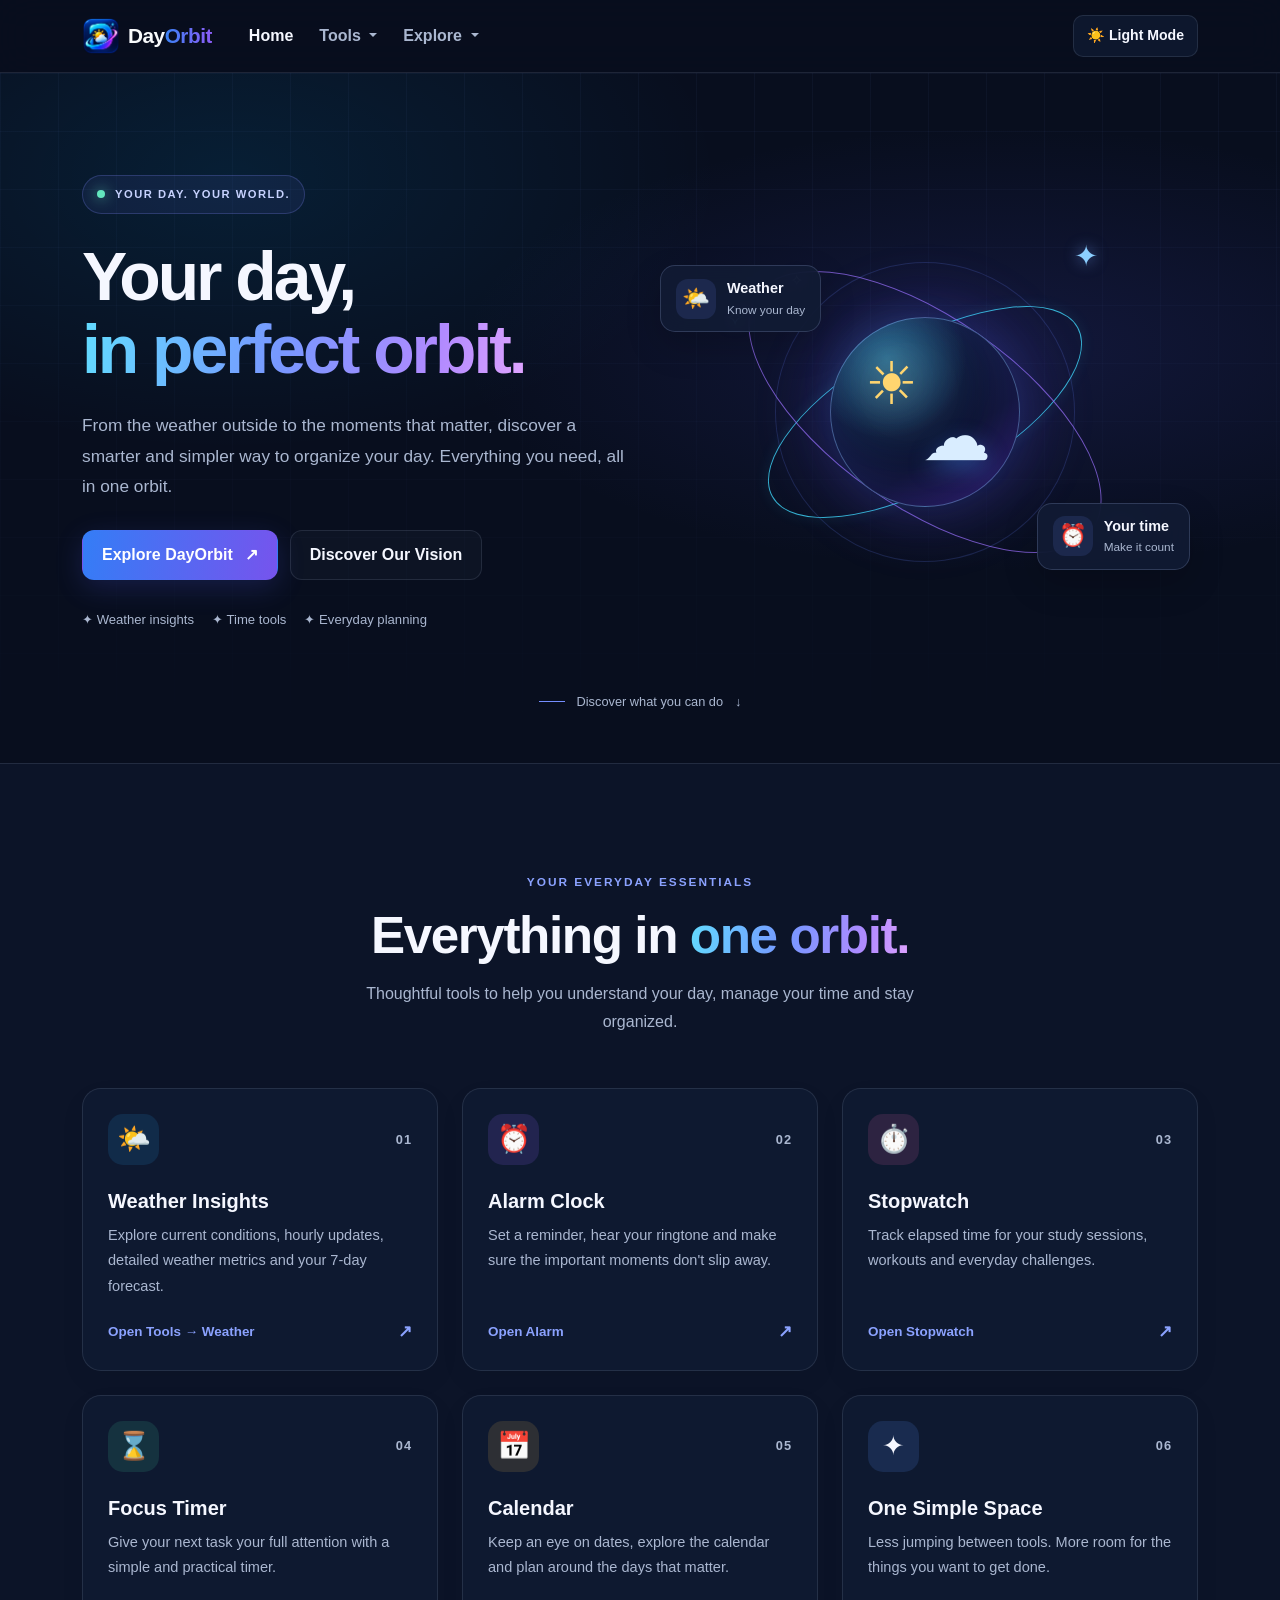
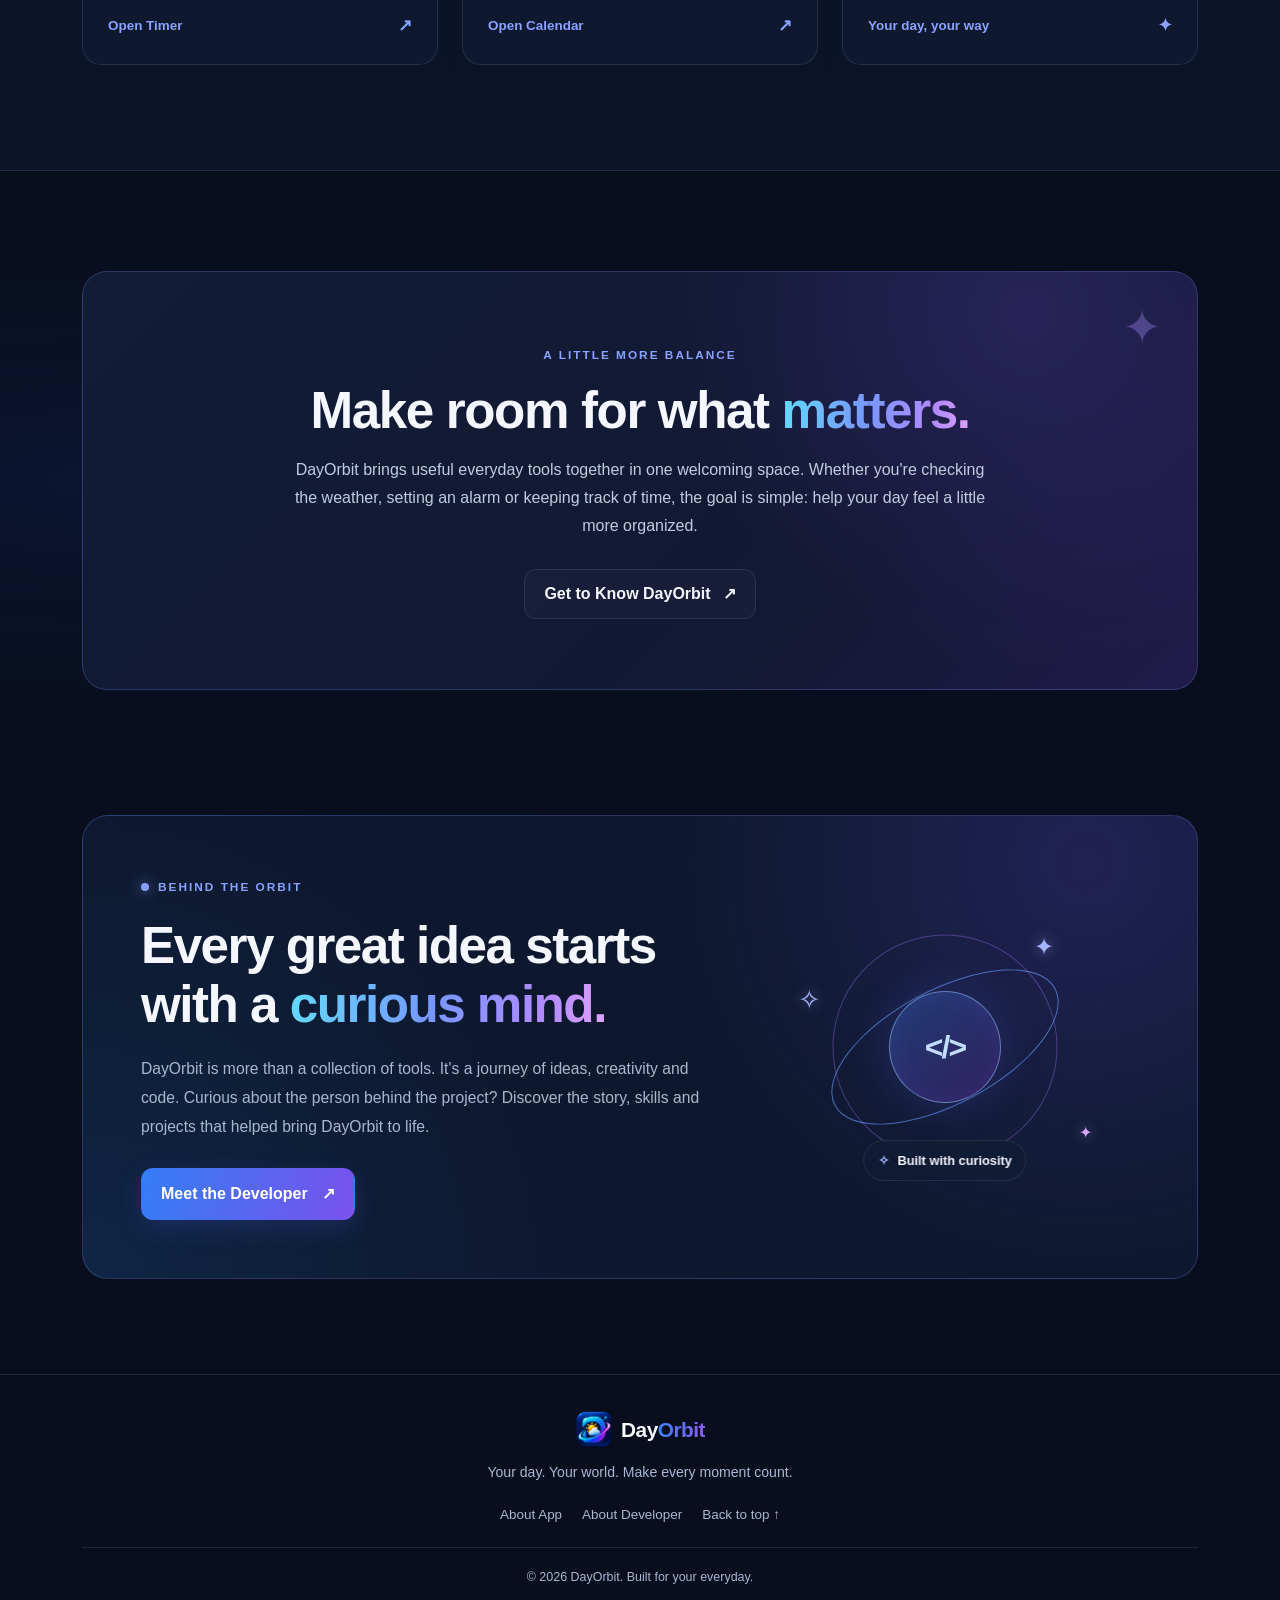
<file: index.html>
<!DOCTYPE html>
<html lang="en">
<head>
    <meta charset="UTF-8">
    <meta name="viewport" content="width=device-width, initial-scale=1">

    <title>DayOrbit | Your Day, Your World</title>
    <meta
        name="description"
        content="Welcome to DayOrbit — your everyday space for weather insights, alarms, timers, stopwatch and calendar."
    >

    <link
        href="https://cdn.jsdelivr.net/npm/bootstrap@5.3.8/dist/css/bootstrap.min.css"
        rel="stylesheet"
    >

    <link rel="icon" type="image/png" href="assets/dayorbit-icon.png">
    <link rel="stylesheet" href="branding.css">
    <link rel="stylesheet" href="home.css">

    <script>
        try {
            let theme = localStorage.getItem("theme");

            if (!theme) {
                theme = "dark";
                localStorage.setItem("theme", "dark");
            }

            document.documentElement.classList.toggle(
                "dark-page",
                theme === "dark"
            );

            document.documentElement.classList.toggle(
                "light-page",
                theme === "light"
            );
        } catch (error) {
            document.documentElement.classList.add("dark-page");
        }
    </script>
</head>

<body class="home-page" id="top">

    <!-- NAVBAR -->
    <nav class="navbar navbar-expand-lg home-navbar">
        <div class="container-xl">

            <a
                class="navbar-brand dayorbit-brand"
                href="index.html"
                aria-label="DayOrbit Home"
            >
                <img
                    src="assets/dayorbit-icon.png"
                    alt=""
                    class="dayorbit-mark"
                >

                <span class="dayorbit-name">
                    <span class="day-word">Day</span><span class="orbit-word">Orbit</span>
                </span>
            </a>

            <button
                class="navbar-toggler"
                type="button"
                data-bs-toggle="collapse"
                data-bs-target="#homeNavbar"
                aria-controls="homeNavbar"
                aria-expanded="false"
                aria-label="Toggle navigation"
            >
                <span class="navbar-toggler-icon"></span>
            </button>

            <div class="collapse navbar-collapse" id="homeNavbar">

                <ul class="navbar-nav me-auto ms-lg-4">

                    <li class="nav-item">
                        <a class="nav-link active" href="index.html">Home</a>
                    </li>

                    <!-- TOOLS -->
                    <li class="nav-item dropdown">
                        <a
                            class="nav-link dropdown-toggle"
                            href="#"
                            id="homeToolsDropdown"
                            role="button"
                            data-bs-toggle="dropdown"
                            aria-expanded="false"
                        >
                            Tools
                        </a>

                        <ul
                            class="dropdown-menu"
                            aria-labelledby="homeToolsDropdown"
                        >
                            <li>
                                <a class="dropdown-item" href="weather.html">
                                    🌤️ Weather
                                </a>
                            </li>
                            <li>
                                <a class="dropdown-item" href="alarm.html">
                                    ⏰ Alarm
                                </a>
                            </li>
                            <li>
                                <a class="dropdown-item" href="stopwatch.html">
                                    ⏱️ Stopwatch
                                </a>
                            </li>
                            <li>
                                <a class="dropdown-item" href="timer.html">
                                    ⏳ Timer
                                </a>
                            </li>
                            <li>
                                <a class="dropdown-item" href="calendar.html">
                                    📅 Calendar
                                </a>
                            </li>
                        </ul>
                    </li>

                    <!-- EXPLORE -->
                    <li class="nav-item dropdown">
                        <a
                            class="nav-link dropdown-toggle"
                            href="#"
                            id="homeExploreDropdown"
                            role="button"
                            data-bs-toggle="dropdown"
                            aria-expanded="false"
                        >
                            Explore
                        </a>

                        <ul
                            class="dropdown-menu"
                            aria-labelledby="homeExploreDropdown"
                        >
                            <li>
                                <a class="dropdown-item" href="about.html">
                                    ✨ About App
                                </a>
                            </li>
                            <li>
                                <a
                                    class="dropdown-item"
                                    href="about-developer.html"
                                >
                                    👨‍💻 About Developer
                                </a>
                            </li>
                        </ul>
                    </li>

                </ul>

                <button
                    id="themeToggle"
                    class="btn theme-toggle-btn"
                    type="button"
                >
                    ☀️ Light Mode
                </button>

            </div>
        </div>
    </nav>

    <main>

        <!-- HERO SECTION -->
        <section class="hero-section">
            <div class="hero-grid" aria-hidden="true"></div>

            <div class="container-xl hero-container">
                <div class="row align-items-center g-4">

                    <!-- HERO TEXT -->
                    <div class="col-lg-6 hero-copy">

                        <div class="hero-badge">
                            <span class="live-dot"></span>
                            YOUR DAY. YOUR WORLD.
                        </div>

                        <h1>
                            Your day,
                            <span class="gradient-text">in perfect orbit.</span>
                        </h1>

                        <p class="hero-description">
                            From the weather outside to the moments that matter,
                            discover a smarter and simpler way to organize your day.
                            Everything you need, all in one orbit.
                        </p>

                        <div class="hero-actions">
                            <a href="#features" class="btn hero-primary-btn">
                                Explore DayOrbit <span>↗</span>
                            </a>

                            <a href="#about-dayorbit" class="btn hero-secondary-btn">
                                Discover Our Vision
                            </a>
                        </div>

                        <div class="hero-highlights">
                            <span>✦ Weather insights</span>
                            <span>✦ Time tools</span>
                            <span>✦ Everyday planning</span>
                        </div>

                    </div>

                    <!-- DECORATIVE ORBIT ART -->
                    <div class="col-lg-6">
                        <div class="orbit-scene" aria-hidden="true">

                            <div class="orbit-glow"></div>
                            <div class="orbit-ring ring-one"></div>
                            <div class="orbit-ring ring-two"></div>
                            <div class="orbit-ring ring-three"></div>

                            <div class="orbit-planet">
                                <div class="planet-shine"></div>
                                <span class="sun-symbol">☀</span>
                                <span class="cloud-symbol">☁</span>
                            </div>

                            <span class="orbit-star star-one">✦</span>
                            <span class="orbit-star star-two">✧</span>
                            <span class="orbit-star star-three">✦</span>
                            <span class="orbit-star star-four">✧</span>

                            <div class="floating-info weather-float">
                                <span class="float-icon">🌤️</span>
                                <span>
                                    <strong>Weather</strong>
                                    <small>Know your day</small>
                                </span>
                            </div>

                            <div class="floating-info time-float">
                                <span class="float-icon">⏰</span>
                                <span>
                                    <strong>Your time</strong>
                                    <small>Make it count</small>
                                </span>
                            </div>

                        </div>
                    </div>

                </div>

                <a class="scroll-cue" href="#features">
                    <span class="scroll-line"></span>
                    Discover what you can do
                    <span>↓</span>
                </a>
            </div>
        </section>

        <!-- FEATURES SECTION -->
        <section class="features-section" id="features">
            <div class="container-xl">

                <div class="section-heading">
                    <span class="section-eyebrow">YOUR EVERYDAY ESSENTIALS</span>
                    <h2>Everything in <span class="gradient-text">one orbit.</span></h2>
                    <p>
                        Thoughtful tools to help you understand your day,
                        manage your time and stay organized.
                    </p>
                </div>

                <div class="row g-4">

                    <!-- Weather: open this page through the Tools menu -->
                    <div class="col-md-6 col-lg-4">
                        <article class="feature-card weather-feature">
                            <div class="feature-card-top">
                                <div class="feature-icon">🌤️</div>
                                <span class="feature-number">01</span>
                            </div>

                            <h3>Weather Insights</h3>
                            <p>
                                Explore current conditions, hourly updates,
                                detailed weather metrics and your 7-day forecast.
                            </p>

                            <span class="feature-hint">
                                Open Tools → Weather
                                <span>↗</span>
                            </span>
                        </article>
                    </div>

                    <div class="col-md-6 col-lg-4">
                        <a href="alarm.html" class="feature-card">
                            <div class="feature-card-top">
                                <div class="feature-icon purple-icon">⏰</div>
                                <span class="feature-number">02</span>
                            </div>

                            <h3>Alarm Clock</h3>
                            <p>
                                Set a reminder, hear your ringtone and make
                                sure the important moments don't slip away.
                            </p>

                            <span class="feature-link">
                                Open Alarm <span>↗</span>
                            </span>
                        </a>
                    </div>

                    <div class="col-md-6 col-lg-4">
                        <a href="stopwatch.html" class="feature-card">
                            <div class="feature-card-top">
                                <div class="feature-icon pink-icon">⏱️</div>
                                <span class="feature-number">03</span>
                            </div>

                            <h3>Stopwatch</h3>
                            <p>
                                Track elapsed time for your study sessions,
                                workouts and everyday challenges.
                            </p>

                            <span class="feature-link">
                                Open Stopwatch <span>↗</span>
                            </span>
                        </a>
                    </div>

                    <div class="col-md-6 col-lg-4">
                        <a href="timer.html" class="feature-card">
                            <div class="feature-card-top">
                                <div class="feature-icon green-icon">⌛</div>
                                <span class="feature-number">04</span>
                            </div>

                            <h3>Focus Timer</h3>
                            <p>
                                Give your next task your full attention
                                with a simple and practical timer.
                            </p>

                            <span class="feature-link">
                                Open Timer <span>↗</span>
                            </span>
                        </a>
                    </div>

                    <div class="col-md-6 col-lg-4">
                        <a href="calendar.html" class="feature-card">
                            <div class="feature-card-top">
                                <div class="feature-icon gold-icon">📅</div>
                                <span class="feature-number">05</span>
                            </div>

                            <h3>Calendar</h3>
                            <p>
                                Keep an eye on dates, explore the calendar
                                and plan around the days that matter.
                            </p>

                            <span class="feature-link">
                                Open Calendar <span>↗</span>
                            </span>
                        </a>
                    </div>

                    <div class="col-md-6 col-lg-4">
                        <article class="feature-card vision-feature">
                            <div class="feature-card-top">
                                <div class="feature-icon blue-icon">✦</div>
                                <span class="feature-number">06</span>
                            </div>

                            <h3>One Simple Space</h3>
                            <p>
                                Less jumping between tools. More room for
                                the things you want to get done.
                            </p>

                            <span class="feature-hint">
                                Your day, your way
                                <span>✦</span>
                            </span>
                        </article>
                    </div>

                </div>
            </div>
        </section>

        <!-- ABOUT / WELCOME SECTION -->
        <section class="about-section" id="about-dayorbit">
            <div class="container-xl">
                <div class="about-panel">

                    <div class="about-orbit-decoration" aria-hidden="true">
                        ✦
                    </div>

                    <span class="section-eyebrow">A LITTLE MORE BALANCE</span>

                    <h2>
                        Make room for what
                        <span class="gradient-text">matters.</span>
                    </h2>

                    <p>
                        DayOrbit brings useful everyday tools together in one
                        welcoming space. Whether you're checking the weather,
                        setting an alarm or keeping track of time, the goal
                        is simple: help your day feel a little more organized.
                    </p>

                    <a href="about.html" class="btn hero-secondary-btn">
                        Get to Know DayOrbit <span>↗</span>
                    </a>

                </div>
            </div>
        </section>

    </main>

    
<!-- DEVELOPER SPOTLIGHT -->
<section class="developer-spotlight-section">
    <div class="container-xl">

        <div class="developer-spotlight-card">

            <div class="developer-spotlight-content">

                <span class="section-eyebrow">
                    <span class="spotlight-dot"></span>
                    BEHIND THE ORBIT
                </span>

                <h2>
                    Every great idea starts with a
                    <span class="gradient-text">curious mind.</span>
                </h2>

                <p>
                    DayOrbit is more than a collection of tools.
                    It's a journey of ideas, creativity and code.
                    Curious about the person behind the project?
                    Discover the story, skills and projects that
                    helped bring DayOrbit to life.
                </p>

                <a
                    href="about-developer.html"
                    class="developer-spotlight-btn"
                >
                    Meet the Developer
                    <span>↗</span>
                </a>

            </div>

            <div class="developer-spotlight-visual"
                 aria-hidden="true">

                <div class="spotlight-orbit spotlight-orbit-one"></div>
                <div class="spotlight-orbit spotlight-orbit-two"></div>

                <div class="spotlight-core">
                    <span>&lt;/&gt;</span>
                </div>

                <span class="spotlight-star spotlight-star-one">✦</span>
                <span class="spotlight-star spotlight-star-two">✧</span>
                <span class="spotlight-star spotlight-star-three">✦</span>

                <div class="spotlight-tech-tag">
                    <span>✧</span> Built with curiosity
                </div>

            </div>

        </div>

    </div>
</section>

    <!-- FOOTER -->
    <footer class="home-footer">
        <div class="container-xl footer-inner">

            <a class="navbar-brand dayorbit-brand" href="index.html">
                <img
                    src="assets/dayorbit-icon.png"
                    alt=""
                    class="dayorbit-mark"
                >

                <span class="dayorbit-name">
                    <span class="day-word">Day</span><span class="orbit-word">Orbit</span>
                </span>
            </a>

            <p>Your day. Your world. Make every moment count.</p>

            <div class="footer-links">
                <a href="about.html">About App</a>
                <a href="about-developer.html">About Developer</a>
                <a href="#top">Back to top ↑</a>
            </div>

            <div class="footer-bottom">
                © <span id="currentYear"></span> DayOrbit. Built for your everyday.
            </div>

        </div>
    </footer>

    <script
        src="https://cdn.jsdelivr.net/npm/bootstrap@5.3.8/dist/js/bootstrap.bundle.min.js"
    ></script>

    <script src="home.js"></script>

</body>
</html>
</file>
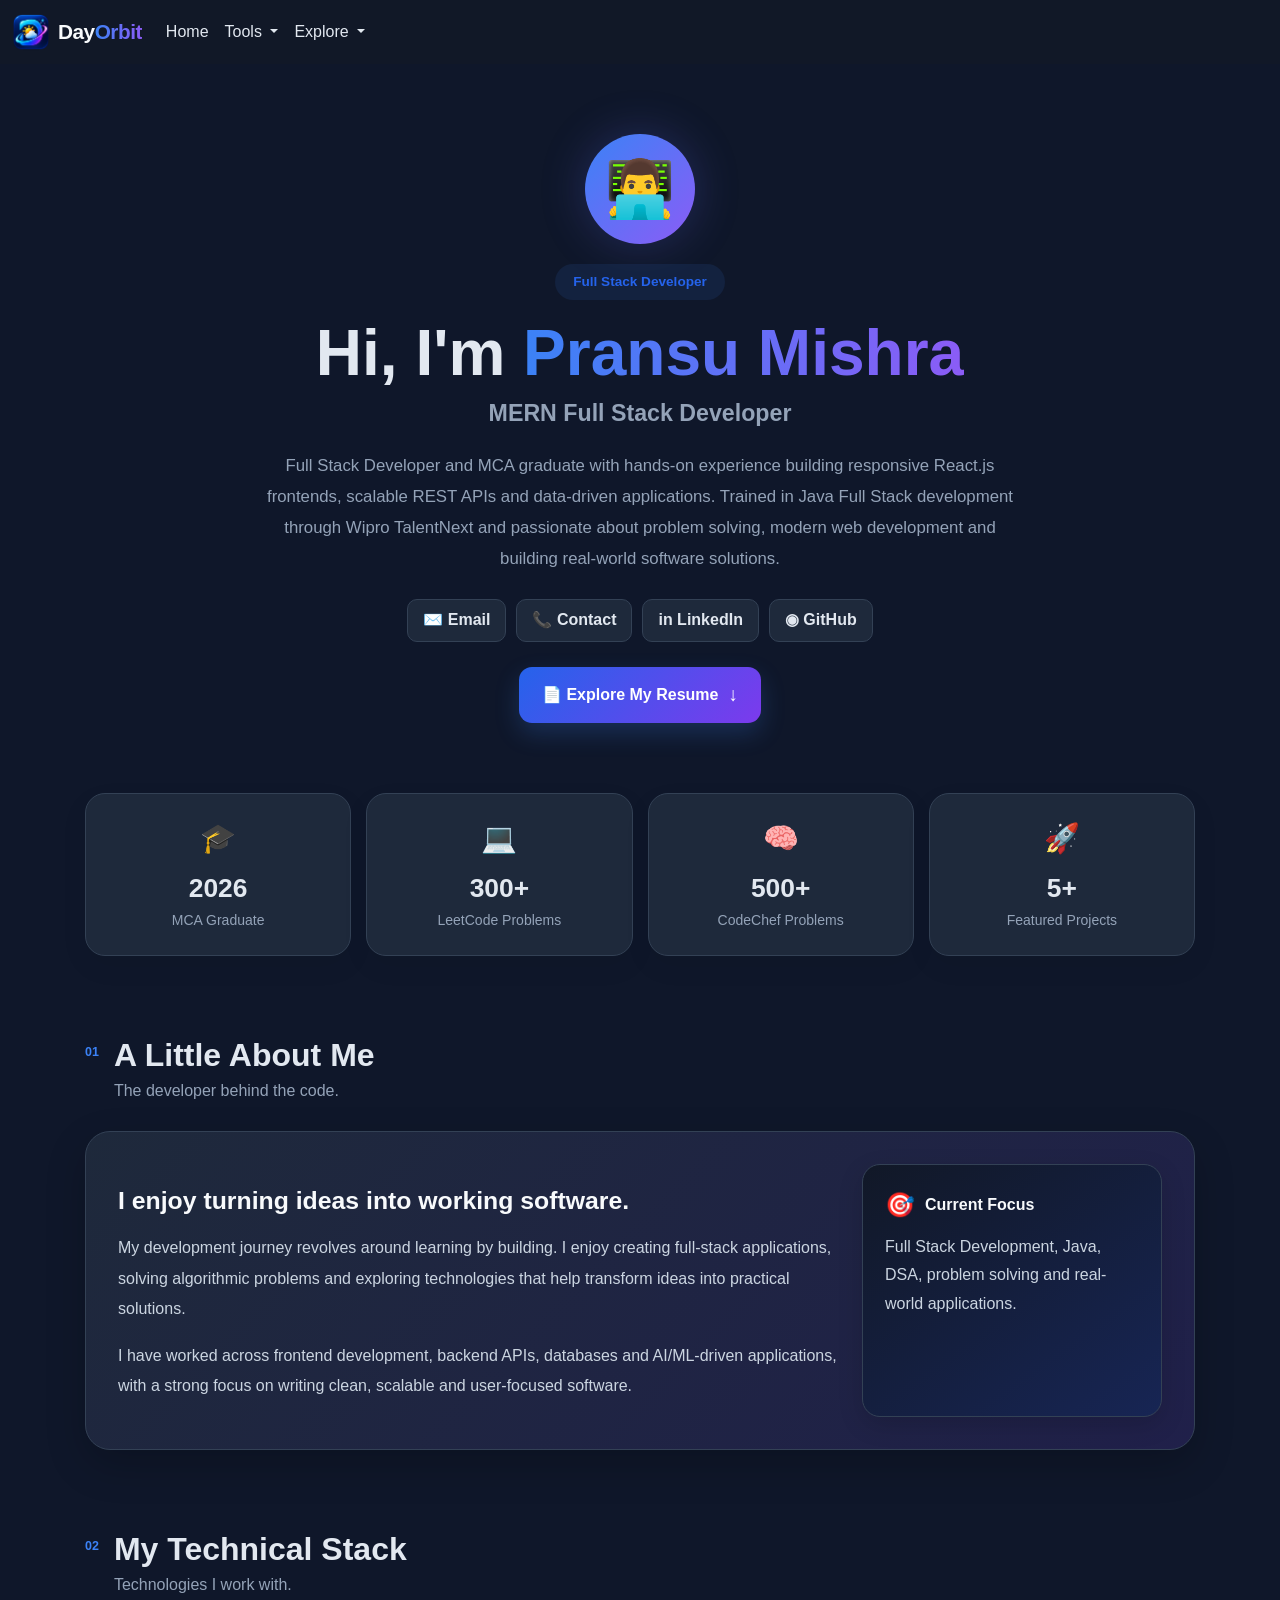
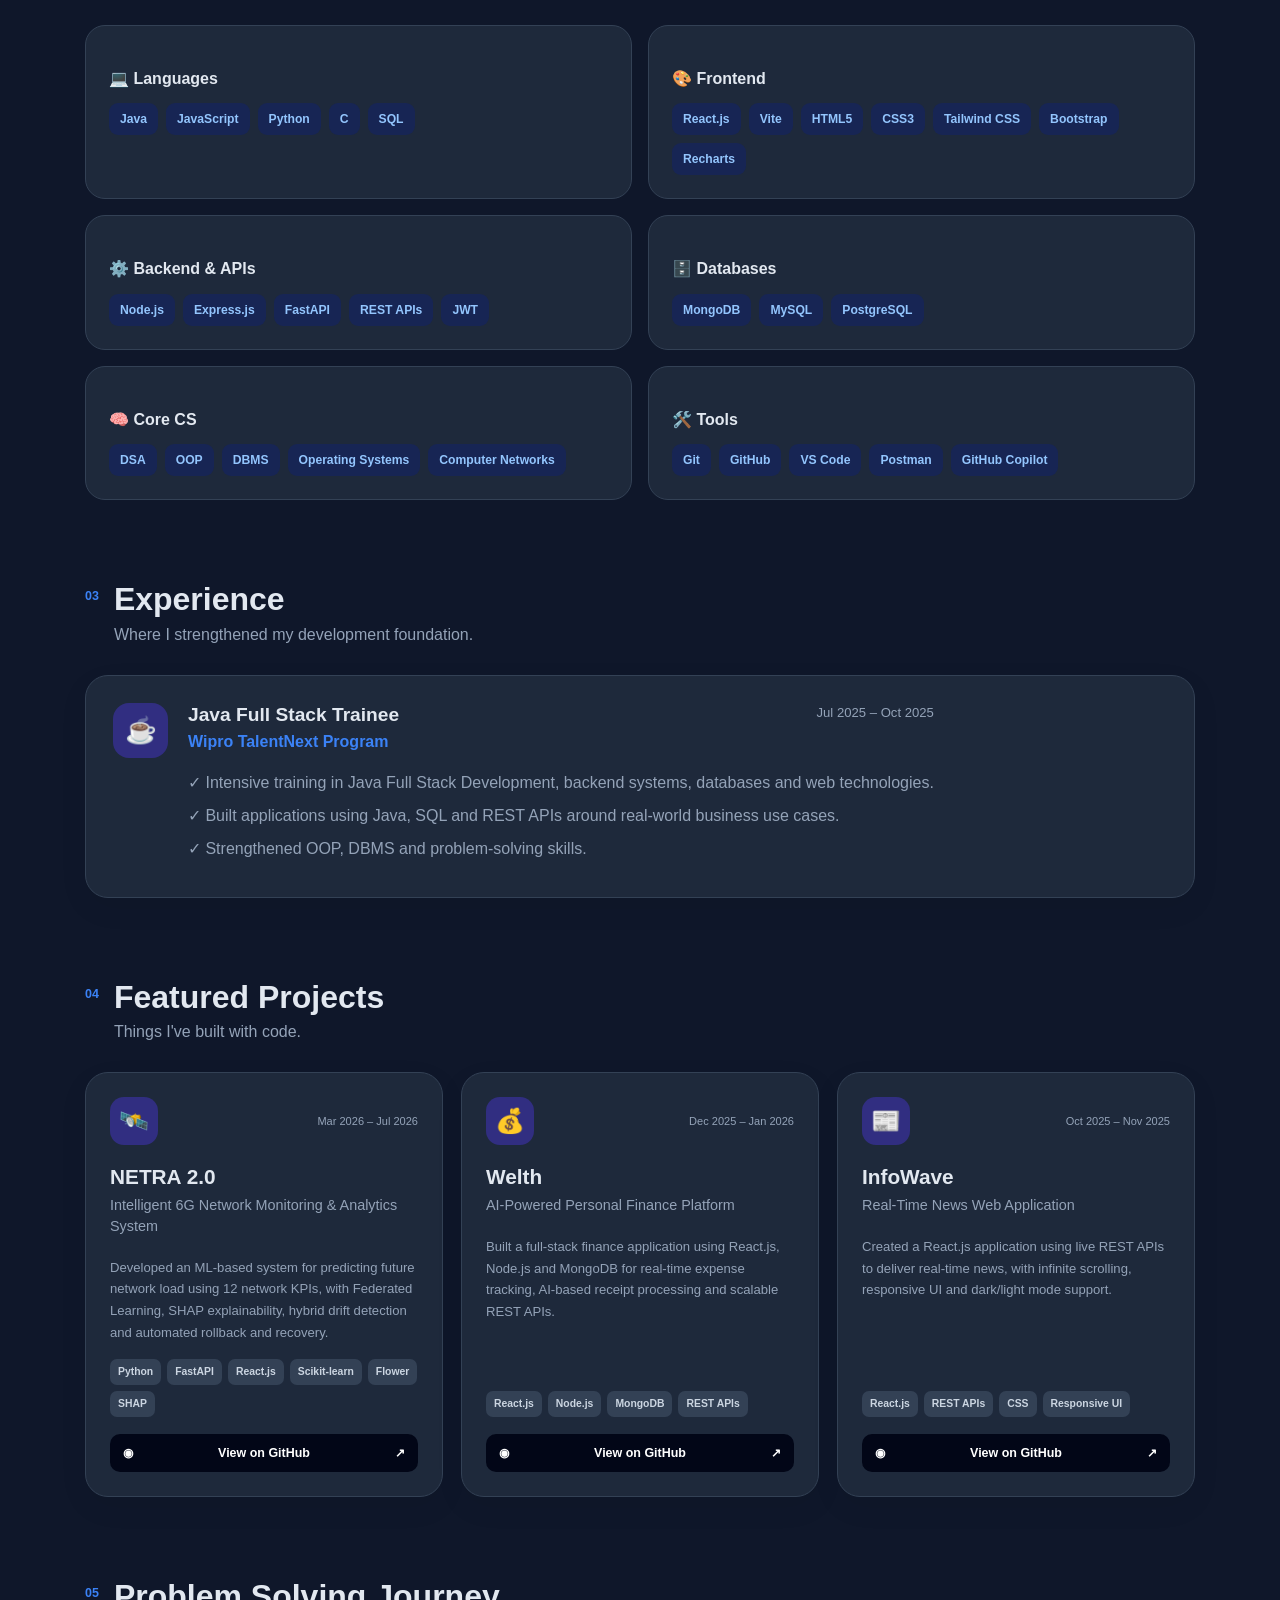
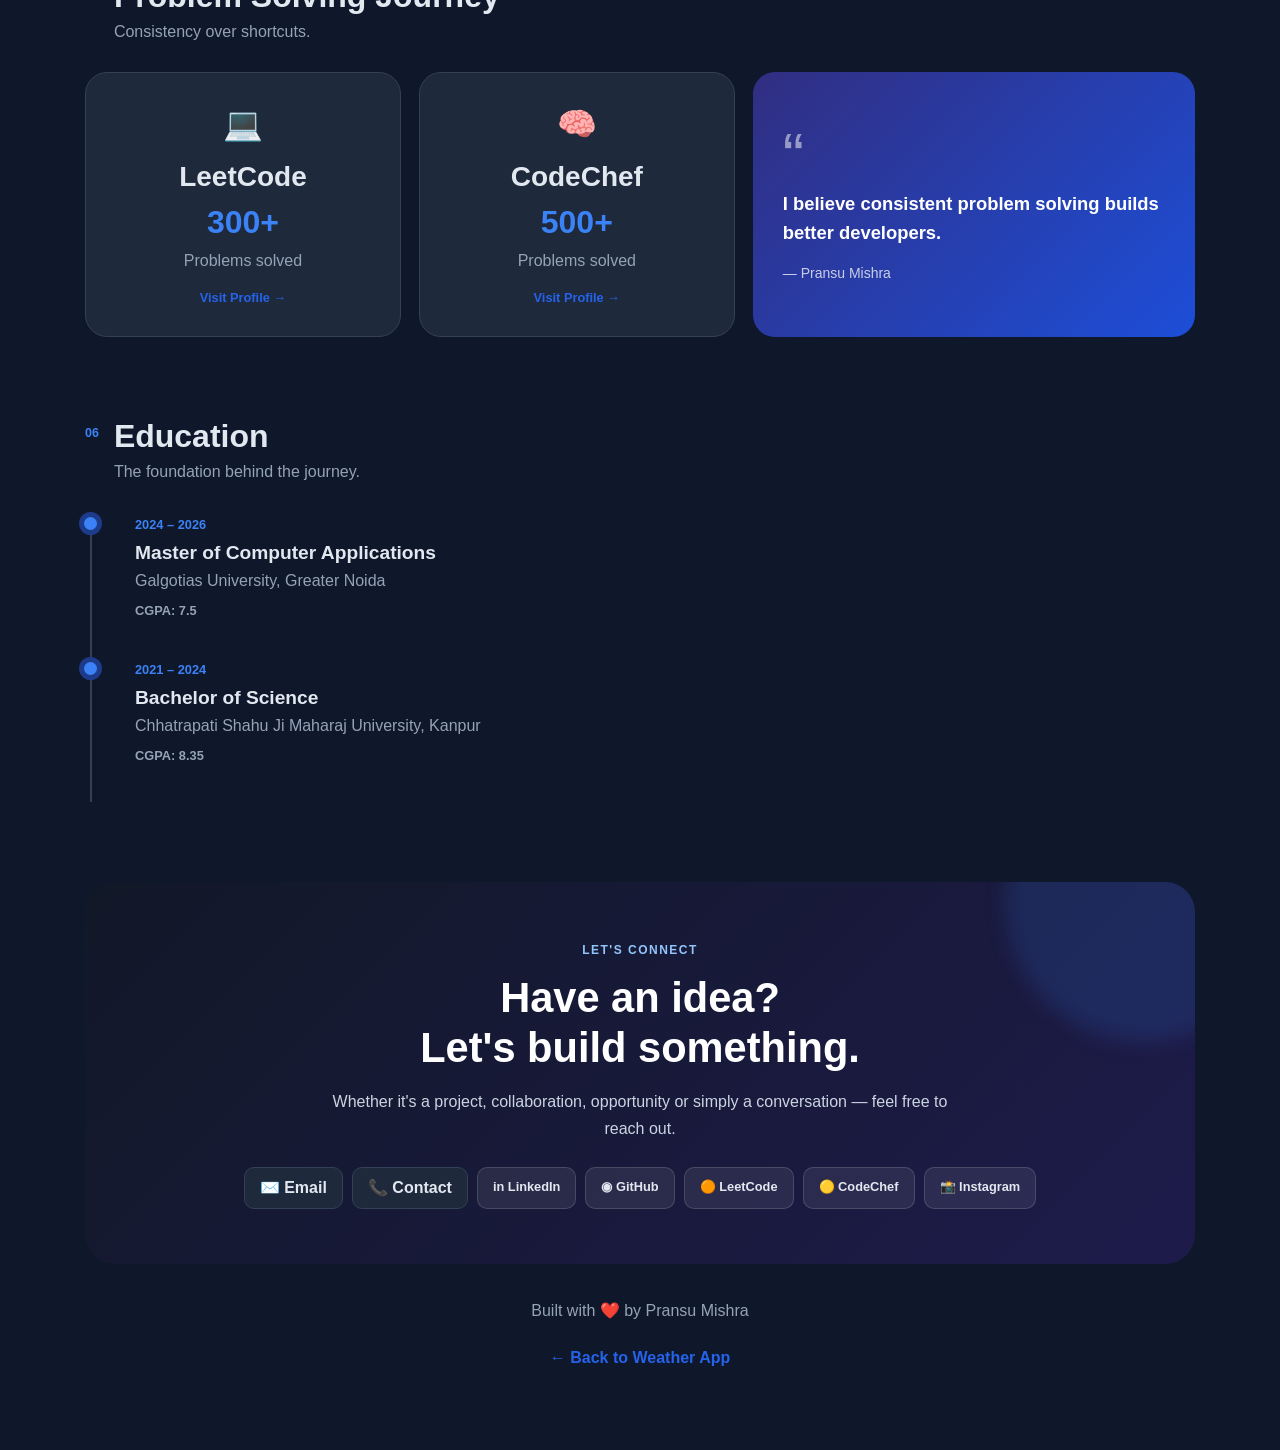
<file: about-developer.html>
<!doctype html>
<html lang="en">

<head>

  <meta charset="utf-8">

  <meta
    name="viewport"
    content="width=device-width, initial-scale=1"
  >

  <title>About Developer | Pransu Mishra</title>


  <!-- Bootstrap -->
  <link
    href="https://cdn.jsdelivr.net/npm/bootstrap@5.3.8/dist/css/bootstrap.min.css"
    rel="stylesheet"
  >


  <!-- Common CSS -->
  <link
    rel="stylesheet"
    href="style.css"
  >


  <!-- Developer Page CSS -->
  <link
    rel="stylesheet"
    href="developer.css"
  >


  <!-- Apply saved theme before page loads -->

  <script>

    if (
      localStorage.getItem("theme") === "dark"
    ) {

      document.documentElement.classList.add(
        "dark-page"
      );

    }

  </script>
<link rel="stylesheet" href="branding.css">
</head>


<body>


  <!-- ======================================
       SIMPLE NAVBAR
  ======================================= -->

  <nav class="navbar navbar-expand-lg bg-body-tertiary">

    <div class="container-fluid">

      
<a class="navbar-brand dayorbit-brand"
   href="index.html"
   aria-label="DayOrbit home">

    <img
        src="assets/dayorbit-icon.png"
        alt=""
        class="dayorbit-mark"
    >

    <span class="dayorbit-name"><span class="day-word">Day</span><span class="orbit-word">Orbit</span></span>
</a>


      <button
        class="navbar-toggler"
        type="button"
        data-bs-toggle="collapse"
        data-bs-target="#developerNavbar"
      >

        <span class="navbar-toggler-icon"></span>

      </button>


      <div
        class="collapse navbar-collapse"
        id="developerNavbar"
      >

        
<ul class="navbar-nav me-auto">

    <!-- Home -->
    <li class="nav-item">
        <a class="nav-link" href="index.html">Home</a>
    </li>

    <!-- Tools Dropdown -->
    <li class="nav-item dropdown">
        <a
            class="nav-link dropdown-toggle"
            href="#"
            id="toolsDropdown"
            role="button"
            data-bs-toggle="dropdown"
            aria-expanded="false"
        >
            Tools
        </a>

        <ul class="dropdown-menu" aria-labelledby="toolsDropdown">
            <li>
            <a class="dropdown-item" href="weather.html">
                🌤️ Weather
            </a>
          </li>
            <li>
                <a class="dropdown-item" href="stopwatch.html">
                    ⏱️ Stopwatch
                </a>
            </li>
            <li>
                <a class="dropdown-item" href="timer.html">
                    ⏳ Timer
                </a>
            </li>
            <li>
                <a class="dropdown-item" href="calendar.html">
                    📅 Calendar
                </a>
            </li>
        </ul>
    </li>

    <!-- Explore Dropdown -->
    <li class="nav-item dropdown">
        <a
            class="nav-link dropdown-toggle"
            href="#"
            id="exploreDropdown"
            role="button"
            data-bs-toggle="dropdown"
            aria-expanded="false"
        >
            Explore
        </a>

        <ul class="dropdown-menu" aria-labelledby="exploreDropdown">
            <li>
                <a class="dropdown-item" href="about.html">
                    ✨ About App
                </a>
            </li>
            <li>
                <a class="dropdown-item" href="about-developer.html">
                    👨‍💻 About Developer
                </a>
            </li>
        </ul>
    </li>

</ul>

      </div>

    </div>

  </nav>



  <!-- ======================================
       DEVELOPER PAGE
  ======================================= -->

  <main class="developer-page">


    <!-- ==================================
         HERO / INTRO
    =================================== -->

    <section class="developer-hero">


      <div class="developer-avatar">

        👨‍💻

      </div>


      <div class="developer-badge">

         Full Stack Developer

      </div>


      <h1>

        Hi, I'm
        <span>Pransu Mishra</span>

      </h1>


      <h2>

        MERN Full Stack Developer

      </h2>


      <p class="developer-intro">

        Full Stack Developer and MCA graduate with hands-on
        experience building responsive React.js frontends,
        scalable REST APIs and data-driven applications.
        Trained in Java Full Stack development through
        Wipro TalentNext and passionate about problem solving,
        modern web development and building real-world
        software solutions.

      </p>


      <!-- Social Links -->

      <div class="developer-socials">


        <button
            type="button"
            class="social-btn contact-popup-btn"
            data-contact-type="email"
        >
            ✉️ Email
        </button>

        <button
            type="button"
            class="social-btn contact-popup-btn"
            data-contact-type="phone"
        >
            📞 Contact
        </button>

        
        <a
          href="https://www.linkedin.com/in/pmmishra07"
          class="social-btn"
          target="_blank"
        >

          in LinkedIn

        </a>



        <a
          href="https://github.com/PransuMishra"
          class="social-btn"
          target="_blank"
        >

          ◉ GitHub

        </a>

      </div>


      <!-- Resume -->

      <a
        href="PransuMishraa.pdf"
        download="Pransu-Mishra-Resume.pdf"
        class="resume-btn"
      >

        📄 Explore My Resume
        <span>↓</span>

      </a>


    </section>



    <!-- ==================================
         QUICK STATS
    =================================== -->

    <section class="developer-stats">


      <div class="developer-stat-card">

        <span class="stat-icon">
          🎓
        </span>

        <strong>
          2026
        </strong>

        <small>
          MCA Graduate
        </small>

      </div>


      <div class="developer-stat-card">

        <span class="stat-icon">
          💻
        </span>

        <strong>
          300+
        </strong>

        <small>
          LeetCode Problems
        </small>

      </div>


      <div class="developer-stat-card">

        <span class="stat-icon">
          🧠
        </span>

        <strong>
          500+
        </strong>

        <small>
          CodeChef Problems
        </small>

      </div>


      <div class="developer-stat-card">

        <span class="stat-icon">
          🚀
        </span>

        <strong>
          5+
        </strong>

        <small>
          Featured Projects
        </small>

      </div>


    </section>



    <!-- ==================================
         ABOUT ME
    =================================== -->

    <section class="developer-section reveal-on-scroll">


      <div class="section-heading">

        <span>
          01
        </span>

        <div>

          <h2>
            A Little About Me
          </h2>

          <p>
            The developer behind the code.
          </p>

        </div>

      </div>


      <div class="about-me-card">


        <div class="about-me-main">

          <h3>
            I enjoy turning ideas into working software.
          </h3>


          <p>

            My development journey revolves around learning
            by building. I enjoy creating full-stack applications,
            solving algorithmic problems and exploring technologies
            that help transform ideas into practical solutions.

          </p>


          <p>

            I have worked across frontend development,
            backend APIs, databases and AI/ML-driven applications,
            with a strong focus on writing clean, scalable and
            user-focused software.

          </p>

        </div>


        <div class="about-focus-box">

          <div>
            <span>🎯</span>
            <strong>Current Focus</strong>
          </div>

          <p>
            Full Stack Development, Java, DSA,
            problem solving and real-world applications.
          </p>

        </div>


      </div>

    </section>



    <!-- ==================================
         TECH STACK
    =================================== -->

    <section class="developer-section reveal-on-scroll">


      <div class="section-heading">

        <span>
          02
        </span>

        <div>

          <h2>
            My Technical Stack
          </h2>

          <p>
            Technologies I work with.
          </p>

        </div>

      </div>


      <div class="skills-grid">


        <div class="skill-group">

          <h3>
            💻 Languages
          </h3>

          <div class="skill-tags">

            <span>Java</span>
            <span>JavaScript</span>
            <span>Python</span>
            <span>C</span>
            <span>SQL</span>

          </div>

        </div>


        <div class="skill-group">

          <h3>
            🎨 Frontend
          </h3>

          <div class="skill-tags">

            <span>React.js</span>
            <span>Vite</span>
            <span>HTML5</span>
            <span>CSS3</span>
            <span>Tailwind CSS</span>
            <span>Bootstrap</span>
            <span>Recharts</span>

          </div>

        </div>


        <div class="skill-group">

          <h3>
            ⚙️ Backend & APIs
          </h3>

          <div class="skill-tags">

            <span>Node.js</span>
            <span>Express.js</span>
            <span>FastAPI</span>
            <span>REST APIs</span>
            <span>JWT</span>

          </div>

        </div>


        <div class="skill-group">

          <h3>
            🗄️ Databases
          </h3>

          <div class="skill-tags">

            <span>MongoDB</span>
            <span>MySQL</span>
            <span>PostgreSQL</span>

          </div>

        </div>


        <div class="skill-group">

          <h3>
            🧠 Core CS
          </h3>

          <div class="skill-tags">

            <span>DSA</span>
            <span>OOP</span>
            <span>DBMS</span>
            <span>Operating Systems</span>
            <span>Computer Networks</span>

          </div>

        </div>


        <div class="skill-group">

          <h3>
            🛠️ Tools
          </h3>

          <div class="skill-tags">

            <span>Git</span>
            <span>GitHub</span>
            <span>VS Code</span>
            <span>Postman</span>
            <span>GitHub Copilot</span>

          </div>

        </div>


      </div>

    </section>



    <!-- ==================================
         EXPERIENCE
    =================================== -->

    <section class="developer-section reveal-on-scroll">


      <div class="section-heading">

        <span>
          03
        </span>

        <div>

          <h2>
            Experience
          </h2>

          <p>
            Where I strengthened my development foundation.
          </p>

        </div>

      </div>


      <div class="experience-card">


        <div class="experience-icon">
          ☕
        </div>


        <div class="experience-content">

          <div class="experience-top">

            <div>

              <h3>
                Java Full Stack Trainee
              </h3>

              <p>
                Wipro TalentNext Program
              </p>

            </div>

            <span>
              Jul 2025 – Oct 2025
            </span>

          </div>


          <div class="experience-points">

            <p>
              ✓ Intensive training in Java Full Stack Development,
              backend systems, databases and web technologies.
            </p>

            <p>
              ✓ Built applications using Java, SQL and REST APIs
              around real-world business use cases.
            </p>

            <p>
              ✓ Strengthened OOP, DBMS and problem-solving skills.
            </p>

          </div>

        </div>

      </div>

    </section>



    <!-- ==================================
         PROJECTS
    =================================== -->

    <section class="developer-section reveal-on-scroll">


      <div class="section-heading">

        <span>
          04
        </span>

        <div>

          <h2>
            Featured Projects
          </h2>

          <p>
            Things I've built with code.
          </p>

        </div>

      </div>


      <div class="project-grid">


        <!-- NETRA -->

        <article class="developer-project-card">

          <div class="project-top">

            <div class="project-icon">
              🛰️
            </div>

            <span>
              Mar 2026 – Jul 2026
            </span>

          </div>


          <h3>
            NETRA 2.0
          </h3>


          <h4>
            Intelligent 6G Network Monitoring &
            Analytics System
          </h4>


          <p>

            Developed an ML-based system for predicting
            future network load using 12 network KPIs,
            with Federated Learning, SHAP explainability,
            hybrid drift detection and automated rollback
            and recovery.

          </p>


          <div class="project-tech">

            <span>Python</span>
            <span>FastAPI</span>
            <span>React.js</span>
            <span>Scikit-learn</span>
            <span>Flower</span>
            <span>SHAP</span>

          </div>



          <a
            href="https://github.com/PransuMishra/netra-2.0"
            target="_blank"
            class="github-project-btn"
          >

            ◉
            <span>
              View on GitHub
            </span>

            ↗

          </a>

        </article>



        <!-- WELTH -->

        <article class="developer-project-card">

          <div class="project-top">

            <div class="project-icon">
              💰
            </div>

            <span>
              Dec 2025 – Jan 2026
            </span>

          </div>


          <h3>
            Welth
          </h3>


          <h4>
            AI-Powered Personal Finance Platform
          </h4>


          <p>

            Built a full-stack finance application using
            React.js, Node.js and MongoDB for real-time
            expense tracking, AI-based receipt processing
            and scalable REST APIs.

          </p>


          <div class="project-tech">

            <span>React.js</span>
            <span>Node.js</span>
            <span>MongoDB</span>
            <span>REST APIs</span>

          </div>



          <a
            href="https://github.com/PransuMishra/welth"
            target="_blank"
            class="github-project-btn"
          >

            ◉
            <span>
              View on GitHub
            </span>

            ↗

          </a>

        </article>



        <!-- INFOWAVE -->

        <article class="developer-project-card">

          <div class="project-top">

            <div class="project-icon">
              📰
            </div>

            <span>
              Oct 2025 – Nov 2025
            </span>

          </div>


          <h3>
            InfoWave
          </h3>


          <h4>
            Real-Time News Web Application
          </h4>


          <p>

            Created a React.js application using live REST APIs
            to deliver real-time news, with infinite scrolling,
            responsive UI and dark/light mode support.

          </p>


          <div class="project-tech">

            <span>React.js</span>
            <span>REST APIs</span>
            <span>CSS</span>
            <span>Responsive UI</span>

          </div>



          <a
            href="https://github.com/PransuMishra/InfoWave-News-App-"
            target="_blank"
            class="github-project-btn"
          >

            ◉
            <span>
              View on GitHub
            </span>

            ↗

          </a>

        </article>


      </div>

    </section>



    <!-- ==================================
         CODING JOURNEY
    =================================== -->

    <section class="developer-section reveal-on-scroll">


      <div class="section-heading">

        <span>
          05
        </span>

        <div>

          <h2>
            Problem Solving Journey
          </h2>

          <p>
            Consistency over shortcuts.
          </p>

        </div>

      </div>


      <div class="coding-journey">


        <div class="coding-card">

          <div class="coding-icon">
            💻
          </div>

          <h3>
            LeetCode
          </h3>

          <strong>
            300+
          </strong>

          <p>
            Problems solved
          </p>


          <!-- Replace # with your LeetCode profile -->

          <a
            href="https://leetcode.com/u/Pransu_mishra/"
            target="_blank"
          >
            Visit Profile →
          </a>

        </div>


        <div class="coding-card">

          <div class="coding-icon">
            🧠
          </div>

          <h3>
            CodeChef
          </h3>

          <strong>
            500+
          </strong>

          <p>
            Problems solved
          </p>



          <a
            href="https://www.codechef.com/users/pransu_pm_07"
            target="_blank"
          >
            Visit Profile →
          </a>

        </div>


        <div class="coding-quote">

          <span>
            “
          </span>

          <p>
            I believe consistent problem solving
            builds better developers.
          </p>

          <small>
            — Pransu Mishra
          </small>

        </div>

      </div>

    </section>



    <!-- ==================================
         EDUCATION
    =================================== -->

    <section class="developer-section reveal-on-scroll">


      <div class="section-heading">

        <span>
          06
        </span>

        <div>

          <h2>
            Education
          </h2>

          <p>
            The foundation behind the journey.
          </p>

        </div>

      </div>


      <div class="education-timeline">


        <div class="education-item">

          <div class="timeline-dot"></div>


          <div class="education-content">

            <span>
              2024 – 2026
            </span>

            <h3>
              Master of Computer Applications
            </h3>

            <p>
              Galgotias University, Greater Noida
            </p>

            <strong>
              CGPA: 7.5
            </strong>

          </div>

        </div>


        <div class="education-item">

          <div class="timeline-dot"></div>


          <div class="education-content">

            <span>
              2021 – 2024
            </span>

            <h3>
              Bachelor of Science
            </h3>

            <p>
              Chhatrapati Shahu Ji Maharaj University, Kanpur
            </p>

            <strong>
              CGPA: 8.35
            </strong>

          </div>

        </div>


      </div>

    </section>



    <!-- ==================================
         CONNECT
    =================================== -->

    <section class="connect-section reveal-on-scroll">


      <div class="connect-glow"></div>


      <div class="connect-content">

        <span class="connect-label">
          LET'S CONNECT
        </span>


        <h2>
          Have an idea?
          <br>
          Let's build something.
        </h2>


        <p>
          Whether it's a project, collaboration,
          opportunity or simply a conversation —
          feel free to reach out.
        </p>


        <div class="connect-buttons">


        <button
            type="button"
            class="social-btn contact-popup-btn"
            data-contact-type="email"
        >
            ✉️ Email
        </button>

        <button
            type="button"
            class="social-btn contact-popup-btn"
            data-contact-type="phone"
        >
            📞 Contact
        </button>


          <!-- Replace # with actual links -->

          <a
            href="https://www.linkedin.com/in/pmmishra07"
            target="_blank"
            class="connect-btn secondary"
          >
            in LinkedIn
          </a>


          <a
            href="https://github.com/PransuMishra"
            target="_blank"
            class="connect-btn secondary"
          >
            ◉ GitHub
          </a>


          <a
            href="https://leetcode.com/u/Pransu_mishra/"
            target="_blank"
            class="connect-btn secondary"
          >
            🟠 LeetCode
          </a>


          <a
            href="https://www.codechef.com/users/pransu_pm_07"
            target="_blank"
            class="connect-btn secondary"
          >
            🟡 CodeChef
          </a>


          <a
            href="https://www.instagram.com/all_about_me_077?xtok=MXUzam9oa3dscGd3MA=="
            target="_blank"
            class="connect-btn secondary"
          >
            📸 Instagram
          </a>

        </div>

      </div>

    </section>



    <!-- ==================================
         FOOTER
    =================================== -->

    <footer class="developer-footer">

      <p>
        Built with ❤️ by Pransu Mishra
      </p>

      <a href="index.html">
        ← Back to Weather App
      </a>

    </footer>


  </main>

<!-- Contact Information Popup -->
<div
  class="modal fade"
  id="contactInfoModal"
  tabindex="-1"
  aria-labelledby="contactModalTitle"
  aria-hidden="true"
>
  <div class="modal-dialog modal-dialog-centered">
    <div class="modal-content contact-modal-content">

      <div class="modal-header">
        <h5 class="modal-title" id="contactModalTitle">
          Let's Connect
        </h5>

        <button
          type="button"
          class="btn-close"
          data-bs-dismiss="modal"
          aria-label="Close"
        ></button>
      </div>

      <div class="modal-body text-center">

        <div id="contactModalIcon" class="contact-modal-icon">
          ✉️
        </div>

        <p id="contactModalDescription" class="contact-modal-description">
          Feel free to reach out.
        </p>

        <div class="contact-value-row">
          <span id="contactModalValue">
            pransumishrask111@gmail.com
          </span>

          <button
            type="button"
            id="copyContactBtn"
            class="contact-copy-btn"
          >
            Copy
          </button>
        </div>

        <p
          id="contactCopyFeedback"
          class="contact-copy-feedback"
          aria-live="polite"
        ></p>

      </div>

      <div class="modal-footer">
        <button
          type="button"
          class="contact-close-btn"
          data-bs-dismiss="modal"
        >
          Close
        </button>
      </div>

    </div>
  </div>
</div>



<script src="https://cdn.jsdelivr.net/npm/bootstrap@5.3.8/dist/js/bootstrap.bundle.min.js"></script>

<script>
    
const contactModalElement =
  document.getElementById("contactInfoModal");

const contactModal =
  new bootstrap.Modal(contactModalElement);

const modalTitle =
  document.getElementById("contactModalTitle");

const modalIcon =
  document.getElementById("contactModalIcon");

const modalDescription =
  document.getElementById("contactModalDescription");

const modalValue =
  document.getElementById("contactModalValue");

const copyContactBtn =
  document.getElementById("copyContactBtn");

const copyFeedback =
  document.getElementById("contactCopyFeedback");


// Contact information
const contactDetails = {
  email: {
    title: "Let's Connect",
    icon: "✉️",
    description: "Drop me an email for projects, opportunities or collaborations.",
    value: "pransumishrask111@gmail.com"
  },

  phone: {
    title: "Get in Touch",
    icon: "📞",
    description: "You can reach me at the following phone number.",
    value: "+91 9554556199"
  }
};


// Open popup
document.querySelectorAll(".contact-popup-btn").forEach(button => {
  button.addEventListener("click", () => {
    const type = button.dataset.contactType;
    const details = contactDetails[type];

    if (!details) return;

    modalTitle.textContent = details.title;
    modalIcon.textContent = details.icon;
    modalDescription.textContent = details.description;
    modalValue.textContent = details.value;
    copyFeedback.textContent = "";
    copyContactBtn.textContent = "Copy";

    contactModal.show();
  });
});


// Copy email or phone
copyContactBtn.addEventListener("click", async () => {
  const value = modalValue.textContent.trim();

  try {
    await navigator.clipboard.writeText(value);
    copyFeedback.textContent = "Copied successfully!";
    copyContactBtn.textContent = "Copied ✓";
  } catch (error) {
    copyFeedback.textContent =
      "Copy was unavailable. Please select and copy the text manually.";
  }
});
</script>
</body>

</html>
</file>
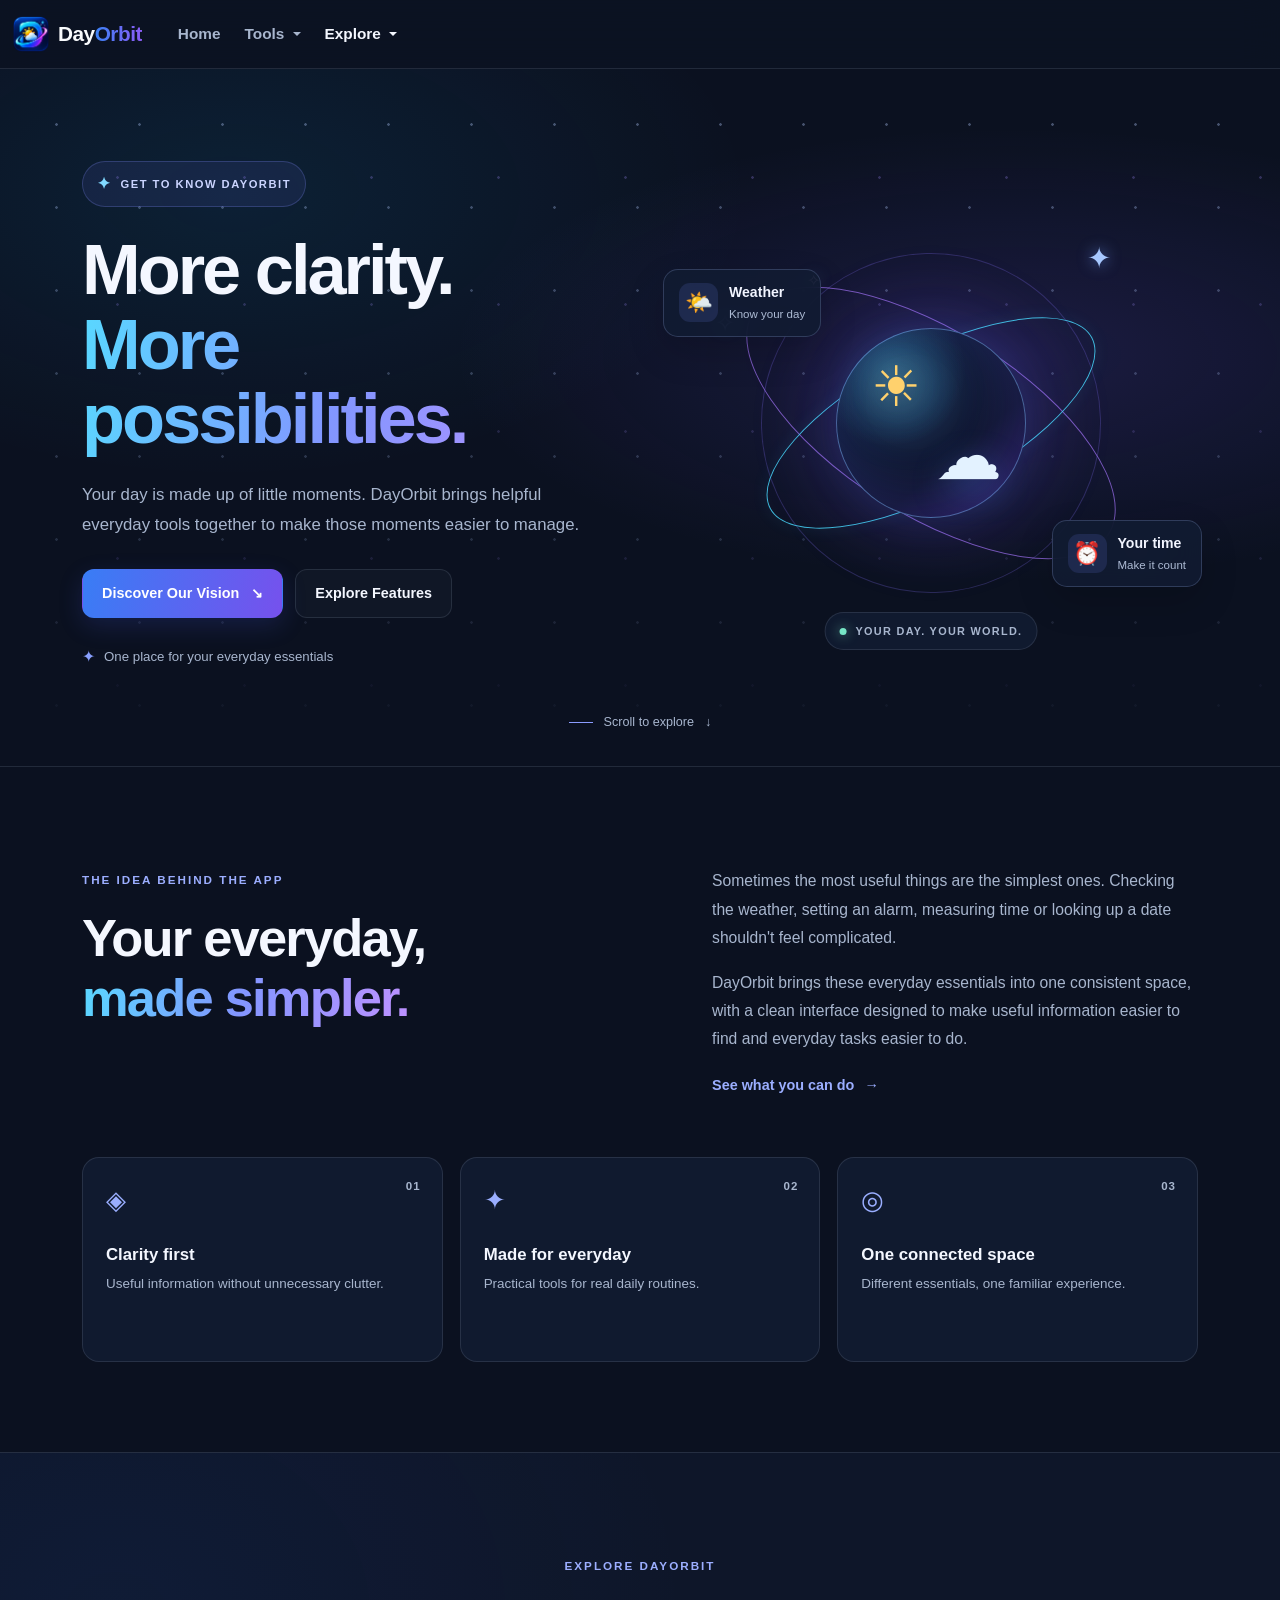
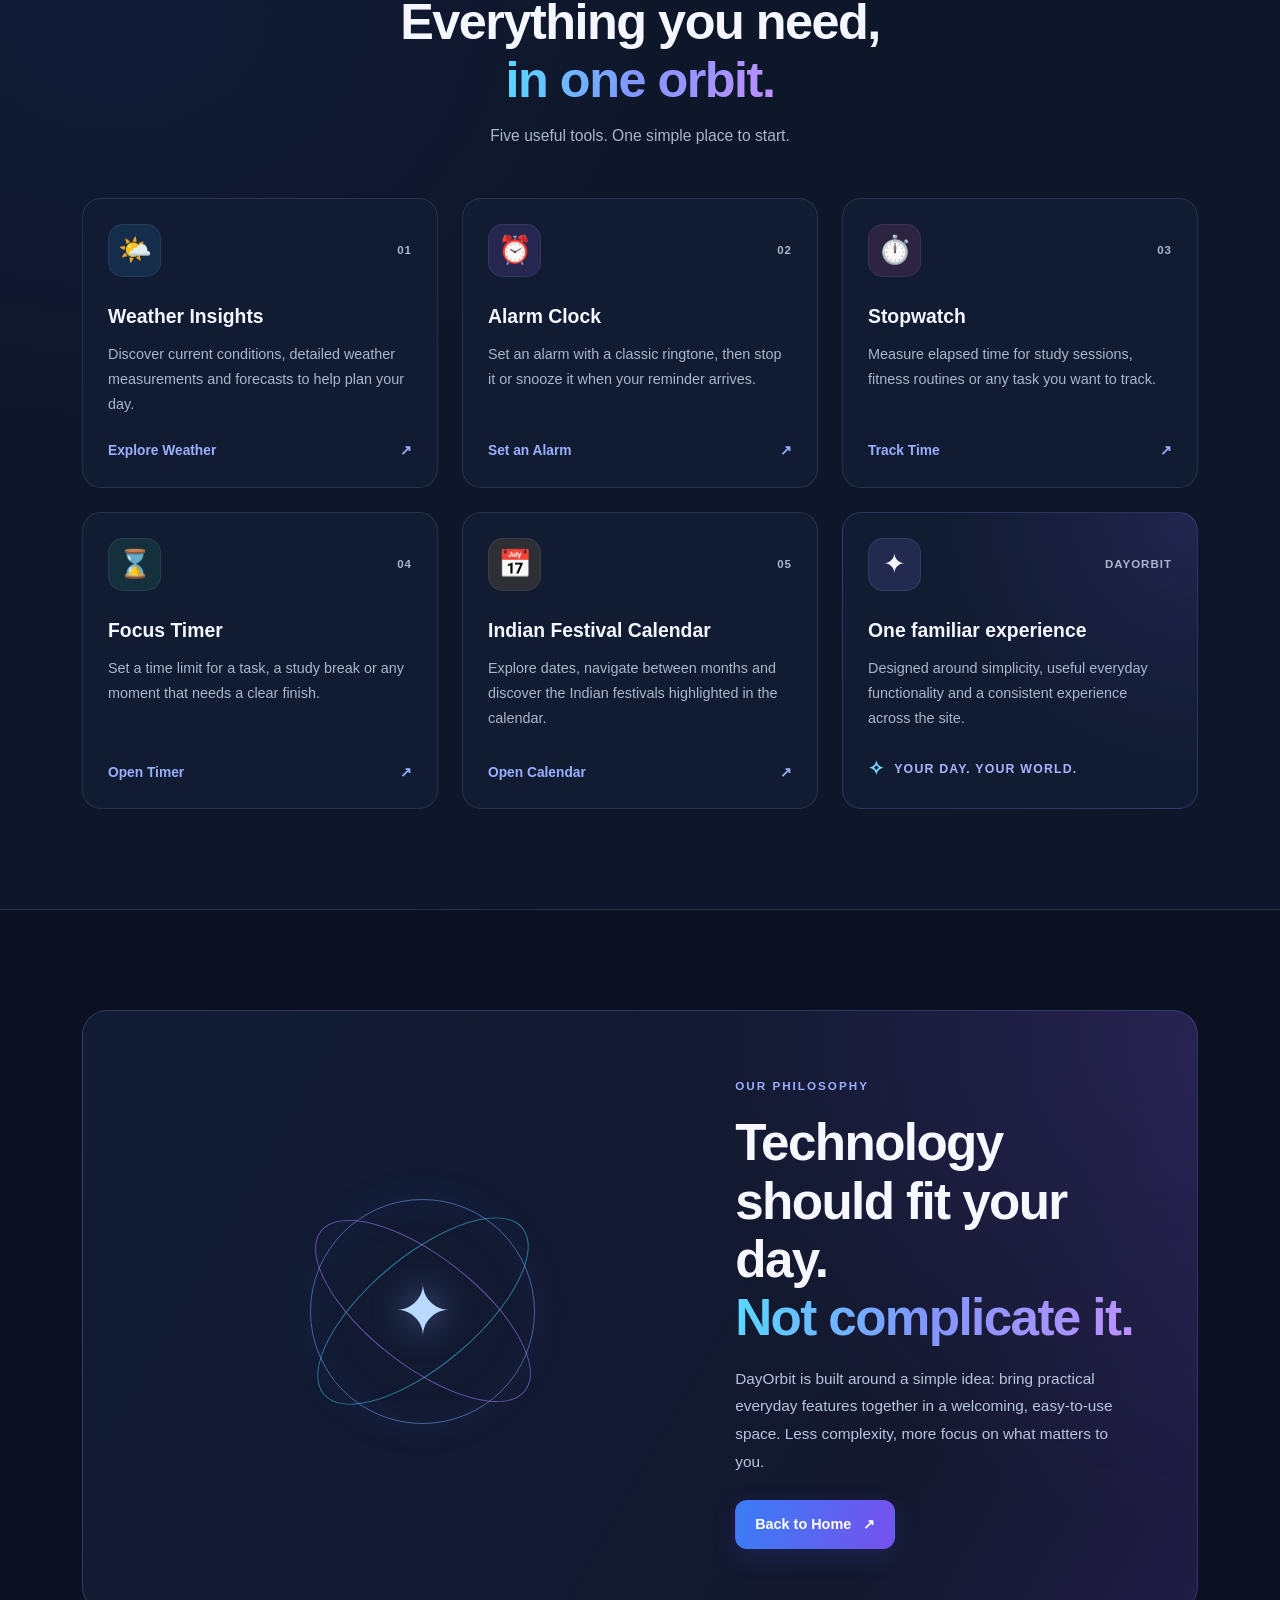
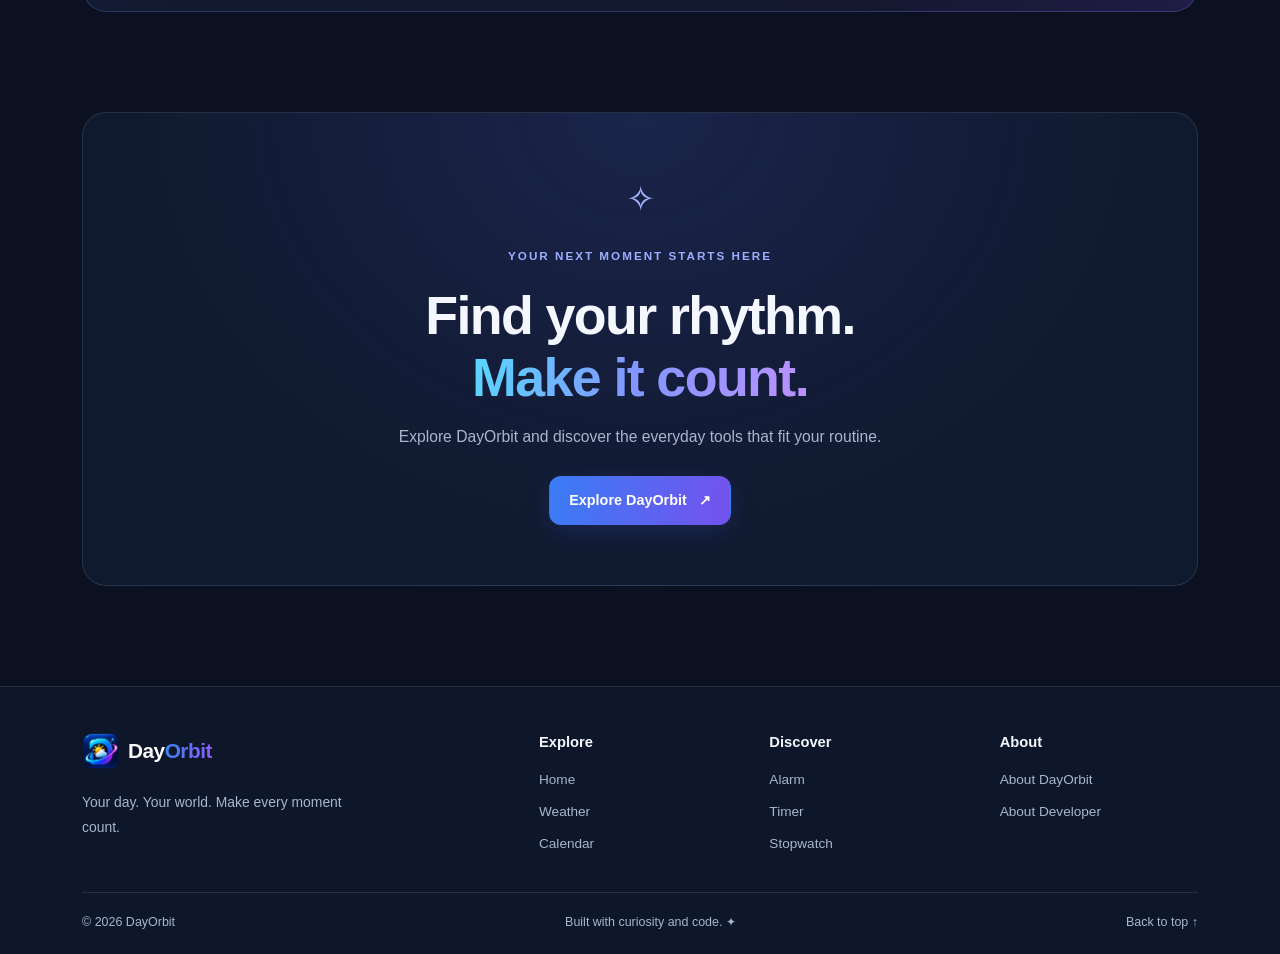
<file: about.html>
<!DOCTYPE html>
<html lang="en">
<head>
    <meta charset="UTF-8">
    <meta name="viewport" content="width=device-width, initial-scale=1">

    <title>About DayOrbit | Your Day. Your World.</title>

    <meta
        name="description"
        content="Discover DayOrbit, a thoughtfully designed collection of everyday tools for weather, alarms, time management and calendars."
    >

    <meta name="theme-color" content="#0b1120">

    <!-- Bootstrap -->
    <link
        href="https://cdn.jsdelivr.net/npm/bootstrap@5.3.8/dist/css/bootstrap.min.css"
        rel="stylesheet"
    >

    <!-- DayOrbit branding -->
    <link rel="stylesheet" href="branding.css">

    <!-- New About page stylesheet -->
    <link rel="stylesheet" href="about.css">

    <link rel="icon" type="image/png" href="assets/dayorbit-icon.png">

    <!-- Inherit the theme saved on the Home page -->
    <script>
        try {
            const savedTheme = localStorage.getItem("theme") || "dark";

            document.documentElement.classList.toggle(
                "dark-page",
                savedTheme === "dark"
            );

            document.documentElement.classList.toggle(
                "light-page",
                savedTheme === "light"
            );
        } catch (error) {
            document.documentElement.classList.add("dark-page");
        }
    </script>
</head>

<body class="about-page" id="top">

    <!-- =====================================
         NAVBAR
    ====================================== -->

    <nav class="navbar navbar-expand-lg about-navbar">
        <div class="container-fluid">

            <a
                class="navbar-brand dayorbit-brand"
                href="index.html"
                aria-label="DayOrbit Home"
            >
                <img
                    src="assets/dayorbit-icon.png"
                    alt=""
                    class="dayorbit-mark"
                >

                <span class="dayorbit-name">
                    <span class="day-word">Day</span><span class="orbit-word">Orbit</span>
                </span>
            </a>

            <button
                class="navbar-toggler"
                type="button"
                data-bs-toggle="collapse"
                data-bs-target="#aboutNavbarContent"
                aria-controls="aboutNavbarContent"
                aria-expanded="false"
                aria-label="Toggle navigation"
            >
                <span class="navbar-toggler-icon"></span>
            </button>

            <div
                class="collapse navbar-collapse"
                id="aboutNavbarContent"
            >
                <ul class="navbar-nav me-auto ms-lg-4">

                    <li class="nav-item">
                        <a class="nav-link" href="index.html">
                            Home
                        </a>
                    </li>

                    <!-- Tools -->
                    <li class="nav-item dropdown">
                        <a
                            class="nav-link dropdown-toggle"
                            href="#"
                            id="aboutToolsDropdown"
                            role="button"
                            data-bs-toggle="dropdown"
                            aria-expanded="false"
                        >
                            Tools
                        </a>

                        <ul
                            class="dropdown-menu"
                            aria-labelledby="aboutToolsDropdown"
                        >
                            <li>
                                <a class="dropdown-item" href="weather.html">
                                    🌤️ Weather
                                </a>
                            </li>

                            <li>
                                <a class="dropdown-item" href="alarm.html">
                                    ⏰ Alarm
                                </a>
                            </li>

                            <li>
                                <a class="dropdown-item" href="stopwatch.html">
                                    ⏱️ Stopwatch
                                </a>
                            </li>

                            <li>
                                <a class="dropdown-item" href="timer.html">
                                    ⌛ Timer
                                </a>
                            </li>

                            <li>
                                <a class="dropdown-item" href="calendar.html">
                                    📅 Calendar
                                </a>
                            </li>
                        </ul>
                    </li>

                    <!-- Explore -->
                    <li class="nav-item dropdown">
                        <a
                            class="nav-link dropdown-toggle active"
                            href="#"
                            id="aboutExploreDropdown"
                            role="button"
                            data-bs-toggle="dropdown"
                            aria-expanded="false"
                        >
                            Explore
                        </a>

                        <ul
                            class="dropdown-menu"
                            aria-labelledby="aboutExploreDropdown"
                        >
                            <li>
                                <a
                                    class="dropdown-item"
                                    href="about.html"
                                    aria-current="page"
                                >
                                    ✨ About App
                                </a>
                            </li>

                            <li>
                                <a
                                    class="dropdown-item"
                                    href="about-developer.html"
                                >
                                    👨‍💻 About Developer
                                </a>
                            </li>
                        </ul>
                    </li>

                </ul>
            </div>
        </div>
    </nav>

    <main>

        <!-- =====================================
             HERO
        ====================================== -->

        <section class="about-hero">

            <div class="hero-noise" aria-hidden="true"></div>
            <div class="hero-glow hero-glow-one" aria-hidden="true"></div>
            <div class="hero-glow hero-glow-two" aria-hidden="true"></div>

            <div class="container-xl about-hero-inner">

                <div class="row align-items-center g-5">

                    <div class="col-lg-6 hero-copy reveal">

                        <div class="about-eyebrow">
                            <span class="eyebrow-sparkle">✦</span>
                            GET TO KNOW DAYORBIT
                        </div>

                        <h1>
                            More clarity.
                            <span class="gradient-text">
                                More possibilities.
                            </span>
                        </h1>

                        <p class="hero-description">
                            Your day is made up of little moments.
                            DayOrbit brings helpful everyday tools together
                            to make those moments easier to manage.
                        </p>

                        <div class="hero-buttons">

                            <a
                                href="#our-vision"
                                class="about-primary-btn"
                            >
                                Discover Our Vision
                                <span>↘</span>
                            </a>

                            <a
                                href="#our-tools"
                                class="about-outline-btn"
                            >
                                Explore Features
                            </a>

                        </div>

                        <div class="hero-trust-line">
                            <span class="trust-star">✦</span>
                            One place for your everyday essentials
                        </div>

                    </div>

                    <!-- Decorative orbit illustration -->
                    <div class="col-lg-6">

                        <div class="about-orbit-art" aria-hidden="true">

                            <div class="art-aura"></div>

                            <div class="art-orbit art-orbit-back"></div>
                            <div class="art-orbit art-orbit-middle"></div>
                            <div class="art-orbit art-orbit-front"></div>

                            <div class="art-core">
                                <div class="art-core-shine"></div>
                                <div class="art-sun">☀</div>
                                <div class="art-cloud">☁</div>
                            </div>

                            <span class="art-star art-star-one">✦</span>
                            <span class="art-star art-star-two">✧</span>
                            <span class="art-star art-star-three">✦</span>
                            <span class="art-star art-star-four">✧</span>

                            <div class="orbit-chip orbit-chip-weather">
                                <span>🌤️</span>
                                <div>
                                    <strong>Weather</strong>
                                    <small>Know your day</small>
                                </div>
                            </div>

                            <div class="orbit-chip orbit-chip-time">
                                <span>⏰</span>
                                <div>
                                    <strong>Your time</strong>
                                    <small>Make it count</small>
                                </div>
                            </div>

                            <div class="art-caption">
                                <span class="caption-dot"></span>
                                YOUR DAY. YOUR WORLD.
                            </div>

                        </div>

                    </div>

                </div>

                <a href="#our-vision" class="hero-scroll-link">
                    <span></span>
                    Scroll to explore
                    <span>↓</span>
                </a>

            </div>
        </section>

        <!-- =====================================
             OUR VISION
        ====================================== -->

        <section class="vision-section" id="our-vision">

            <div class="container-xl">

                <div class="vision-layout">

                    <div class="vision-heading reveal">

                        <span class="section-eyebrow">
                            THE IDEA BEHIND THE APP
                        </span>

                        <h2>
                            Your everyday,
                            <span class="gradient-text">made simpler.</span>
                        </h2>

                    </div>

                    <div class="vision-copy reveal">
                        <p>
                            Sometimes the most useful things are the
                            simplest ones. Checking the weather, setting
                            an alarm, measuring time or looking up a date
                            shouldn't feel complicated.
                        </p>

                        <p>
                            DayOrbit brings these everyday essentials
                            into one consistent space, with a clean
                            interface designed to make useful information
                            easier to find and everyday tasks easier to do.
                        </p>

                        <a href="#our-tools" class="text-link">
                            See what you can do
                            <span>→</span>
                        </a>
                    </div>

                </div>

                <div class="principle-strip">

                    <div class="principle-item reveal">
                        <span class="principle-number">01</span>
                        <span class="principle-icon">◈</span>
                        <h3>Clarity first</h3>
                        <p>
                            Useful information without unnecessary clutter.
                        </p>
                    </div>

                    <div class="principle-item reveal">
                        <span class="principle-number">02</span>
                        <span class="principle-icon">✦</span>
                        <h3>Made for everyday</h3>
                        <p>
                            Practical tools for real daily routines.
                        </p>
                    </div>

                    <div class="principle-item reveal">
                        <span class="principle-number">03</span>
                        <span class="principle-icon">◎</span>
                        <h3>One connected space</h3>
                        <p>
                            Different essentials, one familiar experience.
                        </p>
                    </div>

                </div>

            </div>
        </section>

        <!-- =====================================
             TOOLS AND FEATURES
        ====================================== -->

        <section class="tools-section" id="our-tools">

            <div class="container-xl">

                <div class="section-heading reveal">
                    <span class="section-eyebrow">
                        EXPLORE DAYORBIT
                    </span>

                    <h2>
                        Everything you need,
                        <span class="gradient-text">in one orbit.</span>
                    </h2>

                    <p>
                        Five useful tools. One simple place to start.
                    </p>
                </div>

                <div class="row g-4">

                    <!-- WEATHER -->
                    <div class="col-md-6 col-lg-4 reveal">
                        <a
                            href="weather.html"
                            class="about-tool-card"
                        >
                            <div class="tool-card-top">
                                <div class="tool-icon weather-icon">🌤️</div>
                                <span class="tool-card-number">01</span>
                            </div>

                            <h3>Weather Insights</h3>

                            <p>
                                Discover current conditions, detailed
                                weather measurements and forecasts to
                                help plan your day.
                            </p>

                            <div class="tool-card-link">
                                Explore Weather <span>↗</span>
                            </div>
                        </a>
                    </div>

                    <!-- ALARM -->
                    <div class="col-md-6 col-lg-4 reveal">
                        <a
                            href="alarm.html"
                            class="about-tool-card"
                        >
                            <div class="tool-card-top">
                                <div class="tool-icon alarm-icon">⏰</div>
                                <span class="tool-card-number">02</span>
                            </div>

                            <h3>Alarm Clock</h3>

                            <p>
                                Set an alarm with a classic ringtone,
                                then stop it or snooze it when your
                                reminder arrives.
                            </p>

                            <div class="tool-card-link">
                                Set an Alarm <span>↗</span>
                            </div>
                        </a>
                    </div>

                    <!-- STOPWATCH -->
                    <div class="col-md-6 col-lg-4 reveal">
                        <a
                            href="stopwatch.html"
                            class="about-tool-card"
                        >
                            <div class="tool-card-top">
                                <div class="tool-icon stopwatch-icon">⏱️</div>
                                <span class="tool-card-number">03</span>
                            </div>

                            <h3>Stopwatch</h3>

                            <p>
                                Measure elapsed time for study sessions,
                                fitness routines or any task you want
                                to track.
                            </p>

                            <div class="tool-card-link">
                                Track Time <span>↗</span>
                            </div>
                        </a>
                    </div>

                    <!-- TIMER -->
                    <div class="col-md-6 col-lg-4 reveal">
                        <a
                            href="timer.html"
                            class="about-tool-card"
                        >
                            <div class="tool-card-top">
                                <div class="tool-icon timer-icon">⌛</div>
                                <span class="tool-card-number">04</span>
                            </div>

                            <h3>Focus Timer</h3>

                            <p>
                                Set a time limit for a task, a study
                                break or any moment that needs a
                                clear finish.
                            </p>

                            <div class="tool-card-link">
                                Open Timer <span>↗</span>
                            </div>
                        </a>
                    </div>

                    <!-- CALENDAR -->
                    <div class="col-md-6 col-lg-4 reveal">
                        <a
                            href="calendar.html"
                            class="about-tool-card"
                        >
                            <div class="tool-card-top">
                                <div class="tool-icon calendar-icon">📅</div>
                                <span class="tool-card-number">05</span>
                            </div>

                            <h3>Indian Festival Calendar</h3>

                            <p>
                                Explore dates, navigate between months
                                and discover the Indian festivals
                                highlighted in the calendar.
                            </p>

                            <div class="tool-card-link">
                                Open Calendar <span>↗</span>
                            </div>
                        </a>
                    </div>

                    <!-- THE EXPERIENCE -->
                    <div class="col-md-6 col-lg-4 reveal">
                        <div class="about-tool-card tool-summary-card">

                            <div class="tool-card-top">
                                <div class="tool-icon summary-icon">✦</div>
                                <span class="tool-card-number">DAYORBIT</span>
                            </div>

                            <h3>One familiar experience</h3>

                            <p>
                                Designed around simplicity, useful
                                everyday functionality and a consistent
                                experience across the site.
                            </p>

                            <div class="tool-summary-note">
                                <span>✧</span>
                                YOUR DAY. YOUR WORLD.
                            </div>

                        </div>
                    </div>

                </div>

            </div>
        </section>

        <!-- =====================================
             HOW WE THINK
        ====================================== -->

        <section class="philosophy-section">

            <div class="container-xl">

                <div class="philosophy-card reveal">

                    <div class="philosophy-decoration" aria-hidden="true">
                        <div class="philosophy-ring"></div>
                        <span>✦</span>
                    </div>

                    <div class="philosophy-content">

                        <span class="section-eyebrow">
                            OUR PHILOSOPHY
                        </span>

                        <h2>
                            Technology should fit your day.
                            <span class="gradient-text">
                                Not complicate it.
                            </span>
                        </h2>

                        <p>
                            DayOrbit is built around a simple idea:
                            bring practical everyday features together
                            in a welcoming, easy-to-use space. Less
                            complexity, more focus on what matters to you.
                        </p>

                        <a
                            href="index.html"
                            class="about-primary-btn"
                        >
                            Back to Home
                            <span>↗</span>
                        </a>

                    </div>

                </div>

            </div>
        </section>

        <!-- =====================================
             FINAL CTA
        ====================================== -->

        <section class="about-cta-section">

            <div class="container-xl">

                <div class="about-cta reveal">

                    <div class="cta-symbol" aria-hidden="true">✧</div>

                    <span class="section-eyebrow">
                        YOUR NEXT MOMENT STARTS HERE
                    </span>

                    <h2>
                        Find your rhythm.
                        <span class="gradient-text">
                            Make it count.
                        </span>
                    </h2>

                    <p>
                        Explore DayOrbit and discover the everyday
                        tools that fit your routine.
                    </p>

                    <a href="index.html" class="about-primary-btn">
                        Explore DayOrbit
                        <span>↗</span>
                    </a>

                </div>

            </div>
        </section>

    </main>

    <!-- =====================================
         FOOTER
    ====================================== -->

    <footer class="about-footer">

        <div class="container-xl">

            <div class="footer-main">

                <div class="footer-brand-block">

                    <a
                        class="navbar-brand dayorbit-brand"
                        href="index.html"
                    >
                        <img
                            src="assets/dayorbit-icon.png"
                            alt=""
                            class="dayorbit-mark"
                        >

                        <span class="dayorbit-name">
                            <span class="day-word">Day</span><span class="orbit-word">Orbit</span>
                        </span>
                    </a>

                    <p>
                        Your day. Your world.
                        Make every moment count.
                    </p>

                </div>

                <div class="footer-link-group">
                    <h3>Explore</h3>
                    <a href="index.html">Home</a>
                    <a href="weather.html">Weather</a>
                    <a href="calendar.html">Calendar</a>
                </div>

                <div class="footer-link-group">
                    <h3>Discover</h3>
                    <a href="alarm.html">Alarm</a>
                    <a href="timer.html">Timer</a>
                    <a href="stopwatch.html">Stopwatch</a>
                </div>

                <div class="footer-link-group">
                    <h3>About</h3>
                    <a href="about.html">About DayOrbit</a>
                    <a href="about-developer.html">About Developer</a>
                </div>

            </div>

            <div class="footer-bottom">
                <span>
                    © <span id="aboutYear"></span> DayOrbit
                </span>

                <span>Built with curiosity and code. ✦</span>

                <a href="#top">Back to top ↑</a>
            </div>

        </div>
    </footer>

    <!-- Bootstrap JavaScript for mobile navbar and dropdowns -->
    <script
        src="https://cdn.jsdelivr.net/npm/bootstrap@5.3.8/dist/js/bootstrap.bundle.min.js"
    ></script>

    <!-- About page animations: progressive enhancement -->
    <script>
        document.getElementById("aboutYear").textContent =
            new Date().getFullYear();

        const revealElements = document.querySelectorAll(".reveal");

        if ("IntersectionObserver" in window) {
            document.body.classList.add("reveal-enabled");

            const revealObserver = new IntersectionObserver(
                entries => {
                    entries.forEach(entry => {
                        if (entry.isIntersecting) {
                            entry.target.classList.add("is-visible");
                            revealObserver.unobserve(entry.target);
                        }
                    });
                },
                {
                    threshold: 0.12,
                    rootMargin: "0px 0px -35px 0px"
                }
            );

            revealElements.forEach(element => {
                revealObserver.observe(element);
            });
        } else {
            revealElements.forEach(element => {
                element.classList.add("is-visible");
            });
        }
    </script>

</body>
</html>
</file>
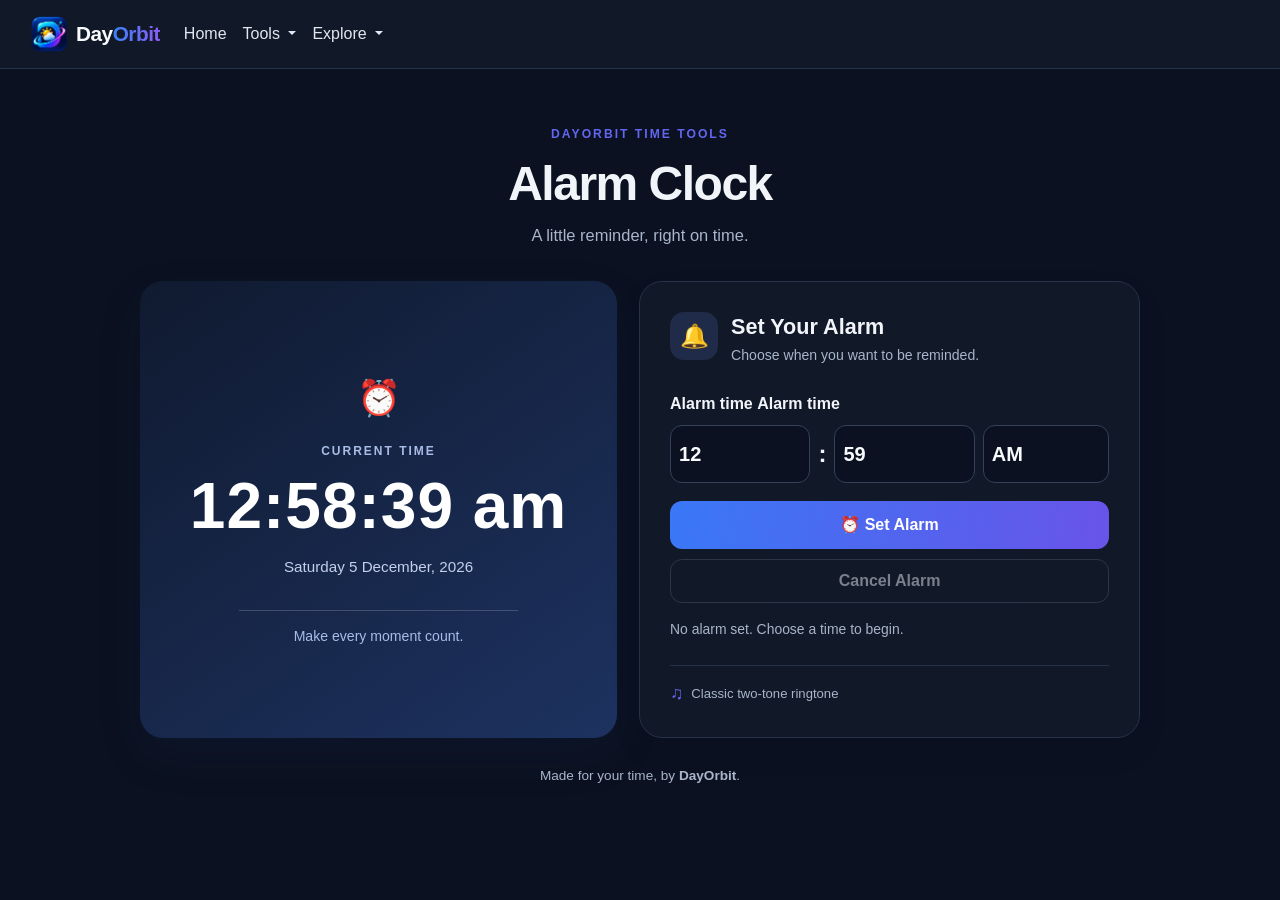
<file: alarm.html>
<!DOCTYPE html>
<html lang="en">

<head>
    <meta charset="UTF-8">
    <meta name="viewport" content="width=device-width, initial-scale=1">

    <title>DayOrbit | Alarm Clock</title>

    <link
        href="https://cdn.jsdelivr.net/npm/bootstrap@5.3.8/dist/css/bootstrap.min.css"
        rel="stylesheet"
    >

    <link rel="stylesheet" href="branding.css">
    <link rel="stylesheet" href="alarm.css">

    <link rel="icon" type="image/png" href="assets/dayorbit-icon.png">

    <script>
        try {
            if (localStorage.getItem("theme") === "dark") {
                document.documentElement.classList.add("dark-page");
            }
        } catch (error) {}
    </script>
</head>

<body class="alarm-page">

    <!-- Navbar -->
    <nav class="navbar navbar-expand-lg alarm-navbar">
        <div class="container-fluid">

            <a class="navbar-brand dayorbit-brand" href="index.html">
                <img
                    src="assets/dayorbit-icon.png"
                    alt=""
                    class="dayorbit-mark"
                >
                <span class="dayorbit-name">
                    <span class="day-word">Day</span><span class="orbit-word">Orbit</span>
                </span>
            </a>

            <button
                class="navbar-toggler"
                type="button"
                data-bs-toggle="collapse"
                data-bs-target="#alarmNavbarContent"
                aria-controls="alarmNavbarContent"
                aria-expanded="false"
                aria-label="Toggle navigation"
            >
                <span class="navbar-toggler-icon"></span>
            </button>

            <div class="collapse navbar-collapse" id="alarmNavbarContent">

                <ul class="navbar-nav me-auto">

                    <li class="nav-item">
                        <a class="nav-link" href="index.html">Home</a>
                    </li>

                    <li class="nav-item dropdown">
                        <a
                            class="nav-link dropdown-toggle"
                            href="#"
                            id="alarmToolsDropdown"
                            role="button"
                            data-bs-toggle="dropdown"
                            aria-expanded="false"
                        >
                            Tools
                        </a>

                        <ul class="dropdown-menu"
                            aria-labelledby="alarmToolsDropdown">
                            
                            <li>
                                <a class="dropdown-item" href="weather.html">
                                    🌤️ Weather
                                </a>
                            </li>
                            <li>
                                <a class="dropdown-item" href="alarm.html">
                                    ⏰ Alarm
                                </a>
                            </li>
                            <li>
                                <a class="dropdown-item" href="stopwatch.html">
                                    ⏱️ Stopwatch
                                </a>
                            </li>
                            <li>
                                <a class="dropdown-item" href="timer.html">
                                    ⏳ Timer
                                </a>
                            </li>
                            <li>
                                <a class="dropdown-item" href="calendar.html">
                                    📅 Calendar
                                </a>
                            </li>
                        </ul>
                    </li>

                    <li class="nav-item dropdown">
                        <a
                            class="nav-link dropdown-toggle"
                            href="#"
                            id="alarmExploreDropdown"
                            role="button"
                            data-bs-toggle="dropdown"
                            aria-expanded="false"
                        >
                            Explore
                        </a>

                        <ul class="dropdown-menu"
                            aria-labelledby="alarmExploreDropdown">
                            <li>
                                <a class="dropdown-item" href="about.html">
                                    ✨ About App
                                </a>
                            </li>
                            <li>
                                <a class="dropdown-item"
                                   href="about-developer.html">
                                    👨‍💻 About Developer
                                </a>
                            </li>
                        </ul>
                    </li>

                </ul>

                <!-- <button
                    type="button"
                    class="btn btn-outline-secondary btn-sm"
                    id="alarmThemeToggle"
                >
                    🌙 Dark Mode
                </button> -->

            </div>
        </div>
    </nav>

    <!-- Main Alarm -->
    <main class="alarm-shell">

        <header class="alarm-heading">
            <span class="alarm-eyebrow">DAYORBIT TIME TOOLS</span>
            <h1>Alarm Clock</h1>
            <p>A little reminder, right on time.</p>
        </header>

        <section class="alarm-grid">

            <!-- Live Clock -->
            <div class="alarm-clock-panel">

                <div class="clock-icon">⏰</div>

                <p class="clock-label">CURRENT TIME</p>

                <div id="liveTime" class="live-time">
                    --:--:--
                </div>

                <p id="liveDate" class="live-date">
                    Loading date...
                </p>

                <div class="clock-divider"></div>

                <p class="clock-note">
                    Make every moment count.
                </p>

            </div>

            <!-- Set Alarm -->
            <div class="alarm-form-panel">

                <div class="panel-heading">
                    <span class="panel-icon">🔔</span>
                    <div>
                        <h2>Set Your Alarm</h2>
                        <p>Choose when you want to be reminded.</p>
                    </div>
                </div>

                <form id="alarmForm">

                    <label for="alarmTime" class="form-label">
                        Alarm time
                    </label>

                    
<label for="alarmHour" class="form-label">
    Alarm time
</label>

<div class="alarm-time-picker">

    <select
        id="alarmHour"
        class="form-select alarm-time-select"
        aria-label="Hour"
        required
    ></select>

    <span class="time-separator">:</span>

    <select
        id="alarmMinute"
        class="form-select alarm-time-select"
        aria-label="Minute"
        required
    ></select>

    <select
        id="alarmPeriod"
        class="form-select alarm-time-select"
        aria-label="AM or PM"
        required
    >
        <option value="AM">AM</option>
        <option value="PM">PM</option>
    </select>

</div>

                    <button
                        type="submit"
                        class="btn set-alarm-btn w-100"
                    >
                        <span>⏰</span> Set Alarm
                    </button>

                    <button
                        type="button"
                        id="cancelAlarmBtn"
                        class="btn cancel-alarm-btn w-100"
                        disabled
                    >
                        Cancel Alarm
                    </button>

                </form>

                <div
                    id="activeAlarmBox"
                    class="active-alarm-box"
                    hidden
                >
                    <span>🔔</span>
                    <span id="activeAlarmText"></span>
                </div>

                <p id="alarmStatus"
                   class="alarm-status"
                   role="status"
                   aria-live="polite">
                    No alarm set. Choose a time to begin.
                </p>

                <div class="ringtone-note">
                    <span>♫</span>
                    Classic two-tone ringtone
                </div>

            </div>

        </section>

        <p class="alarm-footer">
            Made for your time, by <strong>DayOrbit</strong>.
        </p>

    </main>

    <!-- Alarm Ringing Overlay -->
    <div
        id="ringOverlay"
        class="ring-overlay"
        role="dialog"
        aria-modal="true"
        aria-labelledby="ringTitle"
        hidden
    >
        <div class="ring-dialog">

            <div class="ring-bell">🔔</div>

            <p class="ring-eyebrow">DAYORBIT ALARM</p>

            <h2 id="ringTitle">Time to wake up!</h2>

            <div id="ringTime" class="ring-time">--:--</div>

            <p class="ring-message">
                Your alarm is ringing. Have a great day!
            </p>

            <button
                type="button"
                id="snoozeAlarmBtn"
                class="btn snooze-btn w-100"
            >
                Snooze · 5 Minutes
            </button>

            <button
                type="button"
                id="stopAlarmBtn"
                class="btn stop-alarm-btn w-100"
            >
                Stop Alarm
            </button>

        </div>
    </div>

    <script
        src="https://cdn.jsdelivr.net/npm/bootstrap@5.3.8/dist/js/bootstrap.bundle.min.js"
    ></script>

    <script src="alarm.js"></script>

</body>
</html>
</file>
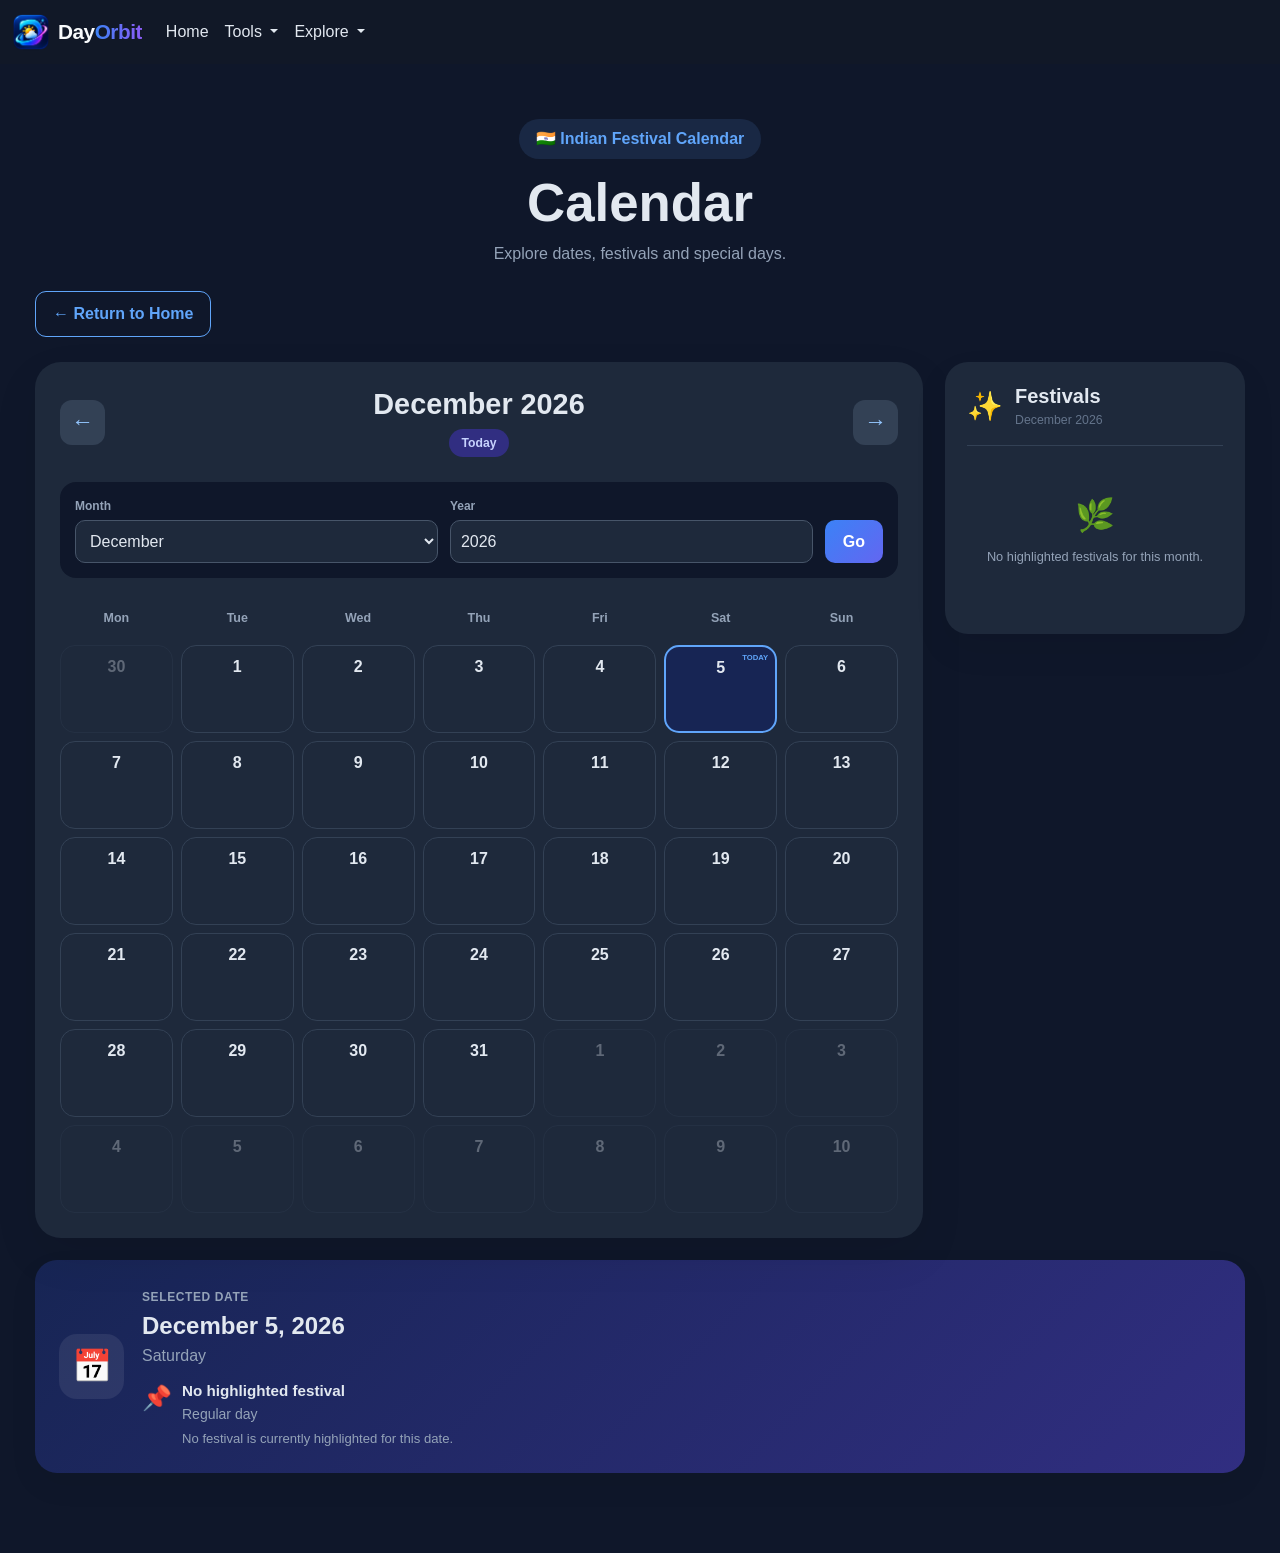
<file: calendar.html>
<!doctype html>
<html lang="en">

<head>

  <meta charset="utf-8">

  <meta
    name="viewport"
    content="width=device-width, initial-scale=1"
  >

  <title>Indian Festival Calendar</title>


  <!-- Bootstrap -->
  <link
    href="https://cdn.jsdelivr.net/npm/bootstrap@5.3.8/dist/css/bootstrap.min.css"
    rel="stylesheet"
  >


  <!-- Common CSS -->
  <link
    rel="stylesheet"
    href="style.css"
  >


  <!-- Calendar CSS -->
  <link
    rel="stylesheet"
    href="calendar.css"
  >


  <!--
    Read the theme selected on Home page
  -->

  <script>

    if (
      localStorage.getItem("theme") === "dark"
    ) {

      document.documentElement.classList.add(
        "dark-page"
      );

    }

  </script>
  <link rel="stylesheet" href="branding.css">

</head>


<body>


  <!-- ======================================
       NAVBAR
  ======================================= -->

  <nav class="navbar navbar-expand-lg bg-body-tertiary">

    <div class="container-fluid">

      
<a class="navbar-brand dayorbit-brand"
   href="index.html"
   aria-label="DayOrbit home">

    <img
        src="assets/dayorbit-icon.png"
        alt=""
        class="dayorbit-mark"
    >

    <span class="dayorbit-name"><span class="day-word">Day</span><span class="orbit-word">Orbit</span></span>
</a>


      <button
        class="navbar-toggler"
        type="button"
        data-bs-toggle="collapse"
        data-bs-target="#navbarContent"
        aria-controls="navbarContent"
        aria-expanded="false"
        aria-label="Toggle navigation"
      >

        <span class="navbar-toggler-icon"></span>

      </button>


      <div
        class="collapse navbar-collapse"
        id="navbarContent"
      >

        
<ul class="navbar-nav me-auto">

    <!-- Home -->
    <li class="nav-item">
        <a class="nav-link" href="index.html">Home</a>
    </li>

    <!-- Tools Dropdown -->
    <li class="nav-item dropdown">
        <a
            class="nav-link dropdown-toggle"
            href="#"
            id="toolsDropdown"
            role="button"
            data-bs-toggle="dropdown"
            aria-expanded="false"
        >
            Tools
        </a>

        <ul class="dropdown-menu" aria-labelledby="toolsDropdown">
          <li>
            <a class="dropdown-item" href="weather.html">
                🌤️ Weather
            </a>
          </li>
          <li>
            <a class="dropdown-item" href="alarm.html">
              ⏰ Alarm
            </a>
        </li>
            <li>
                <a class="dropdown-item" href="stopwatch.html">
                    ⏱️ Stopwatch
                </a>
            </li>
            <li>
                <a class="dropdown-item" href="timer.html">
                    ⏳ Timer
                </a>
            </li>
            <li>
                <a class="dropdown-item" href="calendar.html">
                    📅 Calendar
                </a>
            </li>
        </ul>
    </li>

    <!-- Explore Dropdown -->
    <li class="nav-item dropdown">
        <a
            class="nav-link dropdown-toggle"
            href="#"
            id="exploreDropdown"
            role="button"
            data-bs-toggle="dropdown"
            aria-expanded="false"
        >
            Explore
        </a>

        <ul class="dropdown-menu" aria-labelledby="exploreDropdown">
            <li>
                <a class="dropdown-item" href="about.html">
                    ✨ About App
                </a>
            </li>
            <li>
                <a class="dropdown-item" href="about-developer.html">
                    👨‍💻 About Developer
                </a>
            </li>
        </ul>
    </li>

</ul>
   

      </div>

    </div>

  </nav>



  <!-- ======================================
       CALENDAR PAGE
  ======================================= -->

  <main class="calendar-page">


    <!-- Header -->

    <section class="calendar-header">

      <div class="calendar-badge">
        🇮🇳 Indian Festival Calendar
      </div>


      <h1>
        Calendar
      </h1>


      <p>
        Explore dates, festivals and special days.
      </p>

    </section>



    <!-- Return Home -->

    <div class="calendar-home-row">

      <a
        href="index.html"
        class="calendar-home-btn"
      >
        ← Return to Home
      </a>

    </div>



    <!-- ======================================
         CALENDAR LAYOUT
    ======================================= -->

    <section class="calendar-layout">


      <!-- ===============================
           CALENDAR CARD
      ================================ -->

      <div class="calendar-main-card">


        <!-- Calendar Top -->

        <div class="calendar-toolbar">


          <button
            id="prevMonth"
            class="month-nav-btn"
            type="button"
          >
            ←
          </button>


          <div class="month-title">

            <h2 id="monthTitle">
              October 2026
            </h2>

            <button
              id="todayBtn"
              class="today-btn"
              type="button"
            >
              Today
            </button>

          </div>


          <button
            id="nextMonth"
            class="month-nav-btn"
            type="button"
          >
            →
          </button>

        </div>



        <!-- Month / Year Search -->

        <div class="date-search">

          <div class="date-input-group">

            <label for="monthSelect">
              Month
            </label>

            <select id="monthSelect">

              <option value="0">January</option>
              <option value="1">February</option>
              <option value="2">March</option>
              <option value="3">April</option>
              <option value="4">May</option>
              <option value="5">June</option>
              <option value="6">July</option>
              <option value="7">August</option>
              <option value="8">September</option>
              <option value="9">October</option>
              <option value="10">November</option>
              <option value="11">December</option>

            </select>

          </div>


          <div class="date-input-group">

            <label for="yearInput">
              Year
            </label>

            <input
              id="yearInput"
              type="number"
              min="1900"
              max="2100"
              value="2026"
            >

          </div>


          <button
            id="goToDateBtn"
            class="go-date-btn"
            type="button"
          >
            Go
          </button>

        </div>



        <!-- Week Days -->

        <div class="calendar-weekdays">

          <div>Mon</div>
          <div>Tue</div>
          <div>Wed</div>
          <div>Thu</div>
          <div>Fri</div>
          <div>Sat</div>
          <div>Sun</div>

        </div>



        <!-- Dates -->

        <div
          id="calendarGrid"
          class="calendar-grid"
        >

          <!-- JavaScript creates dates -->

        </div>


      </div>



      <!-- ===============================
           FESTIVAL SIDEBAR
      ================================ -->

      <aside class="festival-sidebar">


        <div class="festival-header">

          <span>
            ✨
          </span>

          <div>

            <h3>
              Festivals
            </h3>

            <p id="festivalMonth">
              October 2026
            </p>

          </div>

        </div>


        <div
          id="festivalList"
          class="festival-list"
        >

          <!-- JavaScript -->

        </div>


      </aside>

    </section>



    <!-- ======================================
         SELECTED DATE
    ======================================= -->

    <section
      id="selectedDateCard"
      class="selected-date-card"
    >


      <div class="selected-date-icon">
        📅
      </div>


      <div class="selected-date-content">

        <span class="selected-date-label">
          Selected Date
        </span>


        <h2 id="selectedDate">
          Select a date
        </h2>


        <p id="selectedDayName">
          —
        </p>


        <div
          id="selectedFestival"
          class="selected-festival"
        >
          No festival selected.
        </div>

      </div>

    </section>


  </main>



  <!-- Bootstrap -->

  <script
    src="https://cdn.jsdelivr.net/npm/bootstrap@5.3.8/dist/js/bootstrap.bundle.min.js"
  ></script>


  <!-- Calendar JS -->

  <script src="calendar.js"></script>

</body>

</html>
</file>
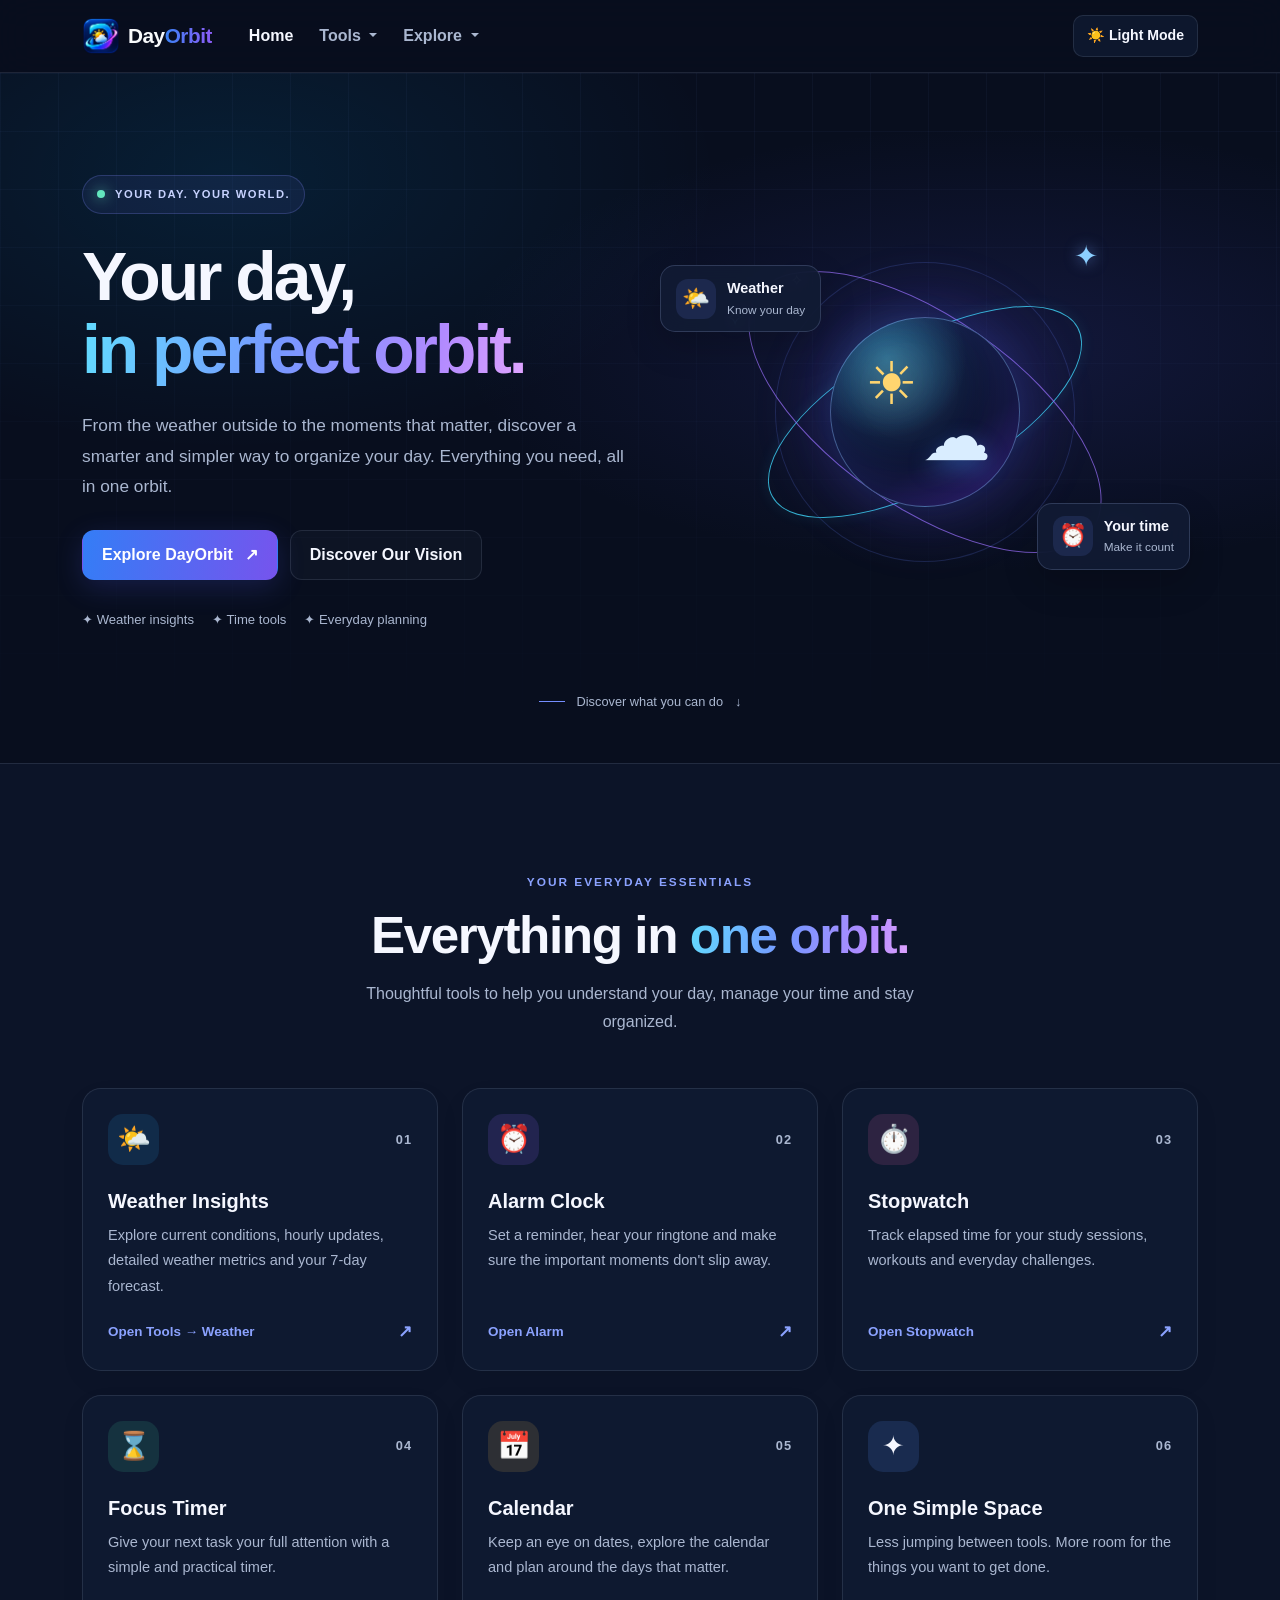
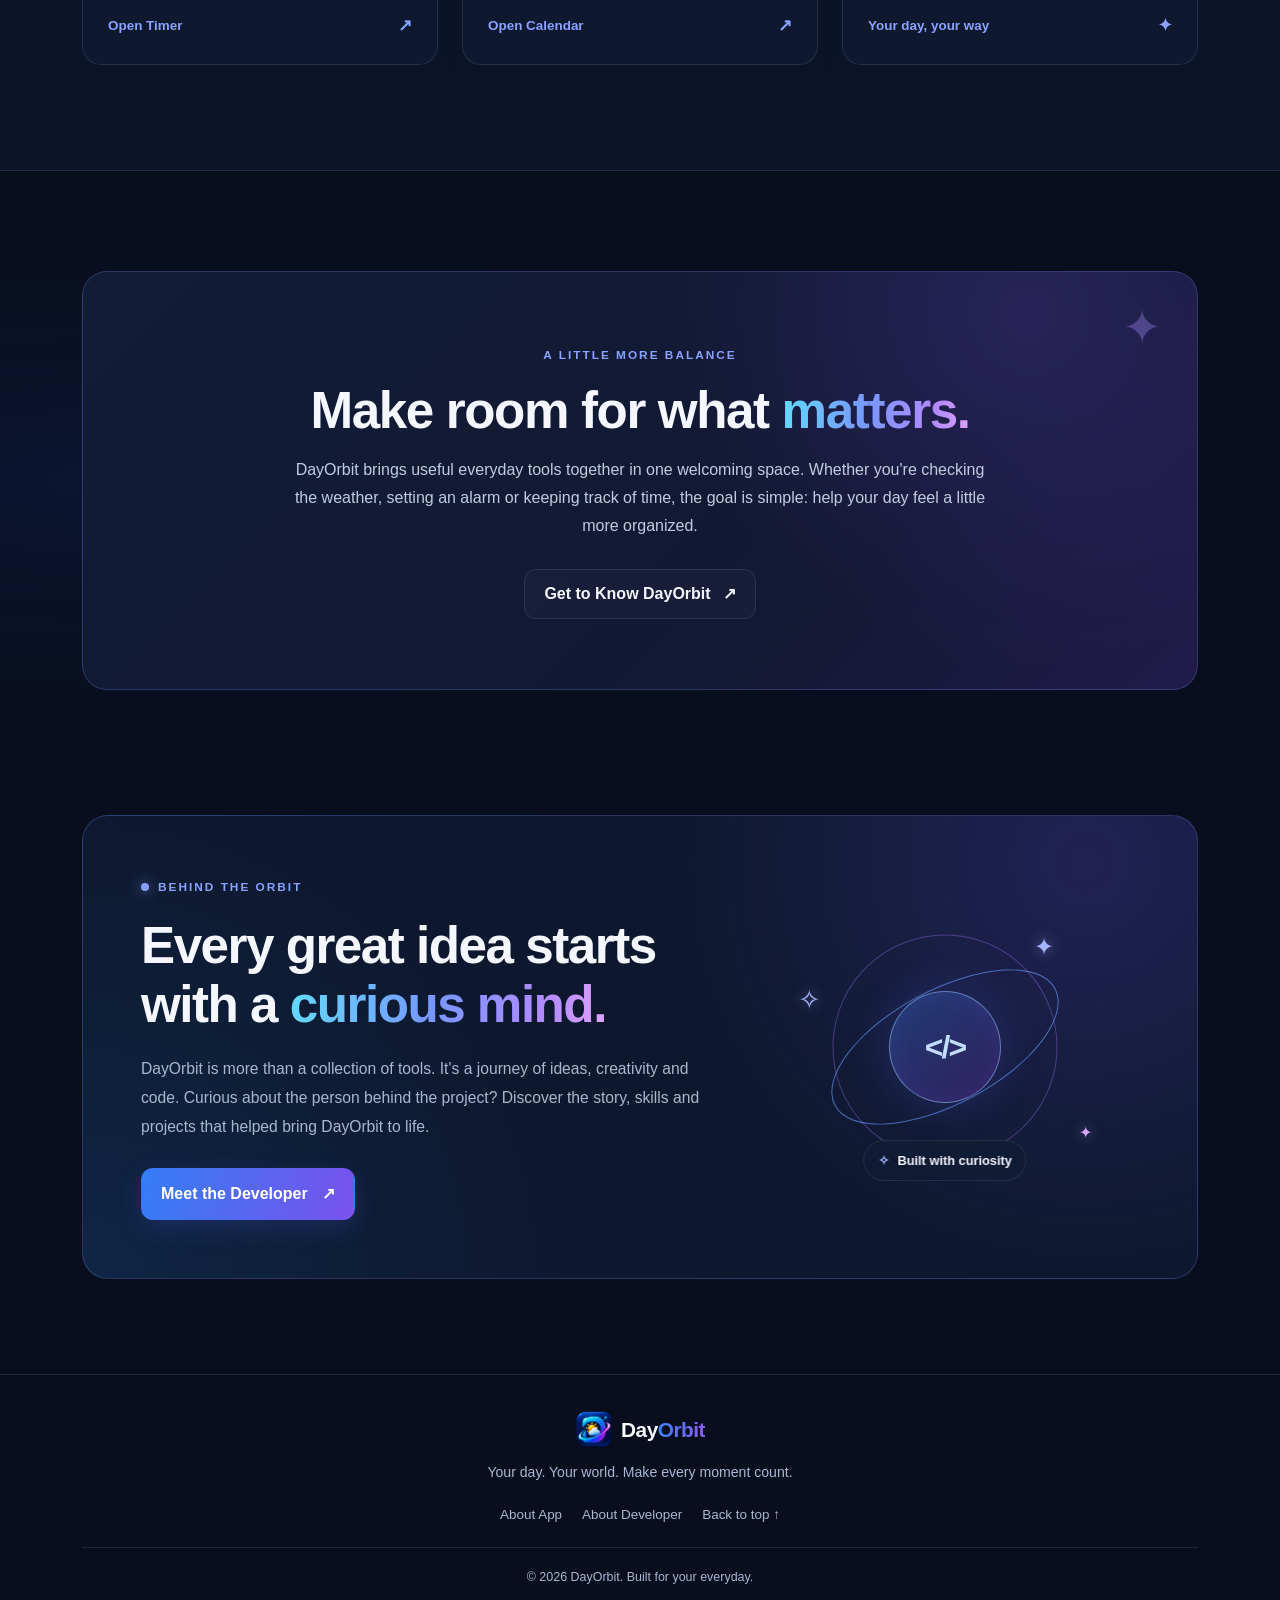
<file: forecast.html>
<!doctype html>
<html lang="en">

<head>

  <meta charset="utf-8">

  <meta
    name="viewport"
    content="width=device-width, initial-scale=1"
  >

  <title>DayOrbit : Daily Forecast</title>


  <!-- Bootstrap -->
  <link
    href="https://cdn.jsdelivr.net/npm/bootstrap@5.3.8/dist/css/bootstrap.min.css"
    rel="stylesheet"
  >


  <!-- Main CSS -->
  <link
    rel="stylesheet"
    href="style.css"
  >
  <script>
  if (localStorage.getItem("theme") === "dark") {
    document.documentElement.classList.add("dark-page");
  }
</script>
<link rel="stylesheet" href="branding.css">
</head>


<body>


  <!-- ==============================
       NAVBAR
  =============================== -->

  <nav class="navbar navbar-expand-lg bg-body-tertiary">

    <div class="container-fluid">

      
<a class="navbar-brand dayorbit-brand"
   href="index.html"
   aria-label="DayOrbit home">

    <img
        src="assets/dayorbit-icon.png"
        alt=""
        class="dayorbit-mark"
    >

    <span class="dayorbit-name"><span class="day-word">Day</span><span class="orbit-word">Orbit</span></span>
</a>


      <button
        class="navbar-toggler"
        type="button"
        data-bs-toggle="collapse"
        data-bs-target="#navbarContent"
      >

        <span class="navbar-toggler-icon"></span>

      </button>


      <div
        class="collapse navbar-collapse"
        id="navbarContent"
      >

        
<ul class="navbar-nav me-auto">

    <!-- Home -->
    <li class="nav-item">
        <a class="nav-link" href="index.html">Home</a>
    </li>

    <!-- Tools Dropdown -->
    <li class="nav-item dropdown">
        <a
            class="nav-link dropdown-toggle"
            href="#"
            id="toolsDropdown"
            role="button"
            data-bs-toggle="dropdown"
            aria-expanded="false"
        >
            Tools
        </a>

        <ul class="dropdown-menu" aria-labelledby="toolsDropdown">
          <li>
            <a class="dropdown-item" href="weather.html">
                🌤️ Weather
            </a>
          </li>
          <li>
            <a class="dropdown-item" href="alarm.html">
              ⏰ Alarm
            </a>
        </li>
            <li>
                <a class="dropdown-item" href="stopwatch.html">
                    ⏱️ Stopwatch
                </a>
            </li>
            <li>
                <a class="dropdown-item" href="timer.html">
                    ⏳ Timer
                </a>
            </li>
            <li>
                <a class="dropdown-item" href="calendar.html">
                    📅 Calendar
                </a>
            </li>
        </ul>
    </li>

    <!-- Explore Dropdown -->
    <li class="nav-item dropdown">
        <a
            class="nav-link dropdown-toggle"
            href="#"
            id="exploreDropdown"
            role="button"
            data-bs-toggle="dropdown"
            aria-expanded="false"
        >
            Explore
        </a>

        <ul class="dropdown-menu" aria-labelledby="exploreDropdown">
            <li>
                <a class="dropdown-item" href="about.html">
                    ✨ About App
                </a>
            </li>
            <li>
                <a class="dropdown-item" href="about-developer.html">
                    👨‍💻 About Developer
                </a>
            </li>
        </ul>
    </li>

</ul>

      </div>

    </div>

  </nav>



  <!-- ==============================
       MAIN CONTENT
  =============================== -->

  <div class="container my-5">


    <!-- Back Button -->

    <div class="mb-4">

      <a
        href="index.html"
        class="btn btn-outline-primary"
      >
        ← Back 
      </a>

    </div>



    <!-- Selected Day -->

    <div class="text-center mb-5">

      <div
        id="selectedDate"
        class="selected-date"
      >
        Wednesday, October 7
      </div>


      <h2 id="selectedCity">
        New Delhi
      </h2>


      <p
        id="selectedCountry"
        class="text-muted"
      >
        India
      </p>

    </div>



    <!-- ==============================
         DAY SUMMARY
    =============================== -->

    <div class="row justify-content-center mb-5">

      <div class="col-lg-6">

        <div class="selected-day-card">

          <div
            id="selectedIcon"
            class="selected-weather-icon"
          >
            🌤️
          </div>


          <div
            id="selectedCondition"
            class="selected-condition"
          >
            Partly Cloudy
          </div>


          <div class="selected-temperature">

            <span id="selectedMax">
              35°
            </span>

            <span>
              /
            </span>

            <span
              id="selectedMin"
              class="selected-min"
            >
              25°
            </span>

          </div>


          <div
            id="selectedFeels"
            class="selected-feels"
          >
            Feels 37° / 29°
          </div>

        </div>

      </div>

    </div>



    <!-- ==============================
         DAY DETAILS
    =============================== -->

    <h3 class="section-title">
      Weather Details
    </h3>


    <div
      class="row g-3 mb-5"
      id="selectedDetails"
    >

      <!-- Filled by JavaScript -->

    </div>



    <!-- ==============================
         HOURLY FORECAST
    =============================== -->

    <div class="hourly-heading">

      <h3>
        ⏰ Hourly Forecast
      </h3>

      <p>
        Weather throughout the selected day
      </p>

    </div>


    <div
      id="selectedHourlyForecast"
      class="selected-hourly-container"
    >

      <!-- Filled by JavaScript -->

    </div>


  </div>



  <!-- Bootstrap JS -->

  <script
    src="https://cdn.jsdelivr.net/npm/bootstrap@5.3.8/dist/js/bootstrap.bundle.min.js"
  ></script>


  <!-- Forecast JavaScript -->

  <script src="forecast.js"></script>

</body>

</html>
</file>
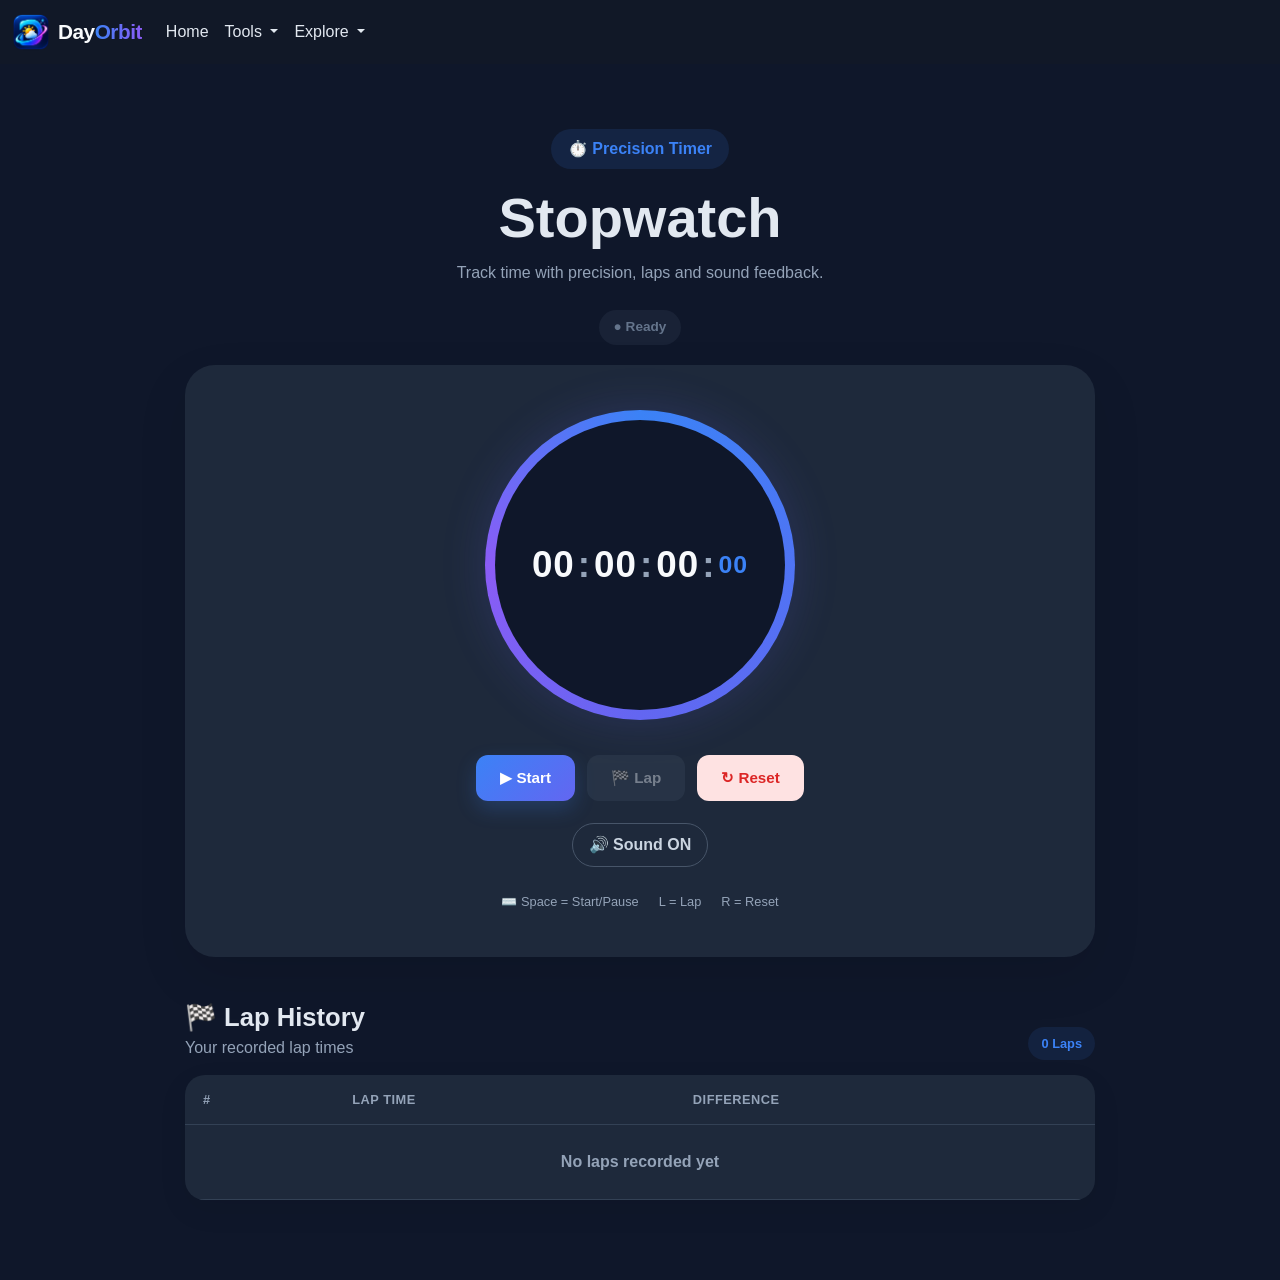
<file: stopwatch.html>
<!doctype html>
<html lang="en">

<head>

  <meta charset="utf-8">

  <meta
    name="viewport"
    content="width=device-width, initial-scale=1"
  >

  <title>DayOrbit : StopWatch</title>

  <!-- Bootstrap -->
  <link
    href="https://cdn.jsdelivr.net/npm/bootstrap@5.3.8/dist/css/bootstrap.min.css"
    rel="stylesheet"
  >

  <!-- Main CSS -->
  <link
    rel="stylesheet"
    href="style.css"
  >
  <link
  rel="stylesheet"
  href="stopwatch.css"
>

  <!-- Apply saved theme before page loads -->
  <script>
    if (localStorage.getItem("theme") === "dark") {
      document.documentElement.classList.add("dark-page");
    }
  </script>
<link rel="stylesheet" href="branding.css">
</head>


<body>


  <!-- ======================================
       NAVBAR
  ======================================= -->

  <nav class="navbar navbar-expand-lg bg-body-tertiary">

    <div class="container-fluid">

      
<a class="navbar-brand dayorbit-brand"
   href="index.html"
   aria-label="DayOrbit home">

    <img
        src="assets/dayorbit-icon.png"
        alt=""
        class="dayorbit-mark"
    >

    <span class="dayorbit-name"><span class="day-word">Day</span><span class="orbit-word">Orbit</span></span>
</a>


      <button
        class="navbar-toggler"
        type="button"
        data-bs-toggle="collapse"
        data-bs-target="#navbarContent"
      >

        <span class="navbar-toggler-icon"></span>

      </button>


      <div
        class="collapse navbar-collapse"
        id="navbarContent"
      >
<ul class="navbar-nav me-auto">

    <!-- Home -->
    <li class="nav-item">
        <a class="nav-link" href="index.html">Home</a>
    </li>

    <!-- Tools Dropdown -->
    <li class="nav-item dropdown">
        <a
            class="nav-link dropdown-toggle"
            href="#"
            id="toolsDropdown"
            role="button"
            data-bs-toggle="dropdown"
            aria-expanded="false"
        >
            Tools
        </a>

        <ul class="dropdown-menu" aria-labelledby="toolsDropdown">
          <li>
            <a class="dropdown-item" href="weather.html">
                🌤️ Weather
            </a>
          </li>
          <li>
            <a class="dropdown-item" href="alarm.html">
              ⏰ Alarm
            </a>
        </li>
            <li>
                <a class="dropdown-item" href="stopwatch.html">
                    ⏱️ Stopwatch
                </a>
            </li>
            <li>
                <a class="dropdown-item" href="timer.html">
                    ⏳ Timer
                </a>
            </li>
            <li>
                <a class="dropdown-item" href="calendar.html">
                    📅 Calendar
                </a>
            </li>
        </ul>
    </li>

    <!-- Explore Dropdown -->
    <li class="nav-item dropdown">
        <a
            class="nav-link dropdown-toggle"
            href="#"
            id="exploreDropdown"
            role="button"
            data-bs-toggle="dropdown"
            aria-expanded="false"
        >
            Explore
        </a>

        <ul class="dropdown-menu" aria-labelledby="exploreDropdown">
            <li>
                <a class="dropdown-item" href="about.html">
                    ✨ About App
                </a>
            </li>
            <li>
                <a class="dropdown-item" href="about-developer.html">
                    👨‍💻 About Developer
                </a>
            </li>
        </ul>
    </li>

</ul>

          </li>

      </div>

    </div>

  </nav>



  <!-- ======================================
       STOPWATCH PAGE
  ======================================= -->

  <main class="stopwatch-page">


    <!-- Heading -->

    <section class="stopwatch-heading">

      <div class="stopwatch-badge">
        ⏱️ Precision Timer
      </div>


      <h1>
        Stopwatch
      </h1>


      <p>
        Track time with precision, laps and sound feedback.
      </p>

    </section>



    <!-- Status -->

    <div
      id="stopwatchStatus"
      class="stopwatch-status"
    >
      ● Ready
    </div>



    <!-- Main Stopwatch -->

    <section class="stopwatch-main-card">


      <!-- Animated Ring -->

      <div
        id="timerRing"
        class="timer-ring"
      >

        <div class="timer-display">

          <span id="hours">
            00
          </span>

          <span class="time-separator">
            :
          </span>

          <span id="minutes">
            00
          </span>

          <span class="time-separator">
            :
          </span>

          <span id="seconds">
            00
          </span>

          <span class="time-separator">
            :
          </span>

          <span
            id="milliseconds"
            class="milliseconds"
          >
            00
          </span>

        </div>

      </div>



      <!-- Controls -->

      <div class="stopwatch-controls">


        <button
          id="startPauseBtn"
          class="stopwatch-btn primary-btn"
        >
          ▶ Start
        </button>


        <button
          id="lapBtn"
          class="stopwatch-btn secondary-btn"
          disabled
        >
          🏁 Lap
        </button>


        <button
          id="resetBtn"
          class="stopwatch-btn danger-btn"
        >
          ↻ Reset
        </button>


      </div>



      <!-- Sound -->

      <button
        id="soundToggle"
        class="sound-btn"
      >
        🔊 Sound ON
      </button>


      <!-- Shortcut -->

      <div class="shortcut-info">

        <span>
          ⌨️ Space = Start/Pause
        </span>

        <span>
          L = Lap
        </span>

        <span>
          R = Reset
        </span>

      </div>

    </section>



    <!-- ======================================
         LAP HISTORY
    ======================================= -->

    <section class="lap-section">


      <div class="lap-header">

        <div>

          <h2>
            🏁 Lap History
          </h2>

          <p>
            Your recorded lap times
          </p>

        </div>


        <span id="lapCount">
          0 Laps
        </span>

      </div>



      <div class="lap-table-wrapper">

        <table class="lap-table">

          <thead>

            <tr>

              <th>
                #
              </th>

              <th>
                Lap Time
              </th>

              <th>
                Difference
              </th>

            </tr>

          </thead>


          <tbody id="lapTableBody">

            <tr id="emptyLap">

              <td colspan="3">
                No laps recorded yet
              </td>

            </tr>

          </tbody>

        </table>

      </div>

    </section>


  </main>



  <!-- Bootstrap JS -->

  <script
    src="https://cdn.jsdelivr.net/npm/bootstrap@5.3.8/dist/js/bootstrap.bundle.min.js"
  ></script>


  <!-- Stopwatch JS -->

  <script src="stopwatch.js"></script>

</body>

</html>
</file>
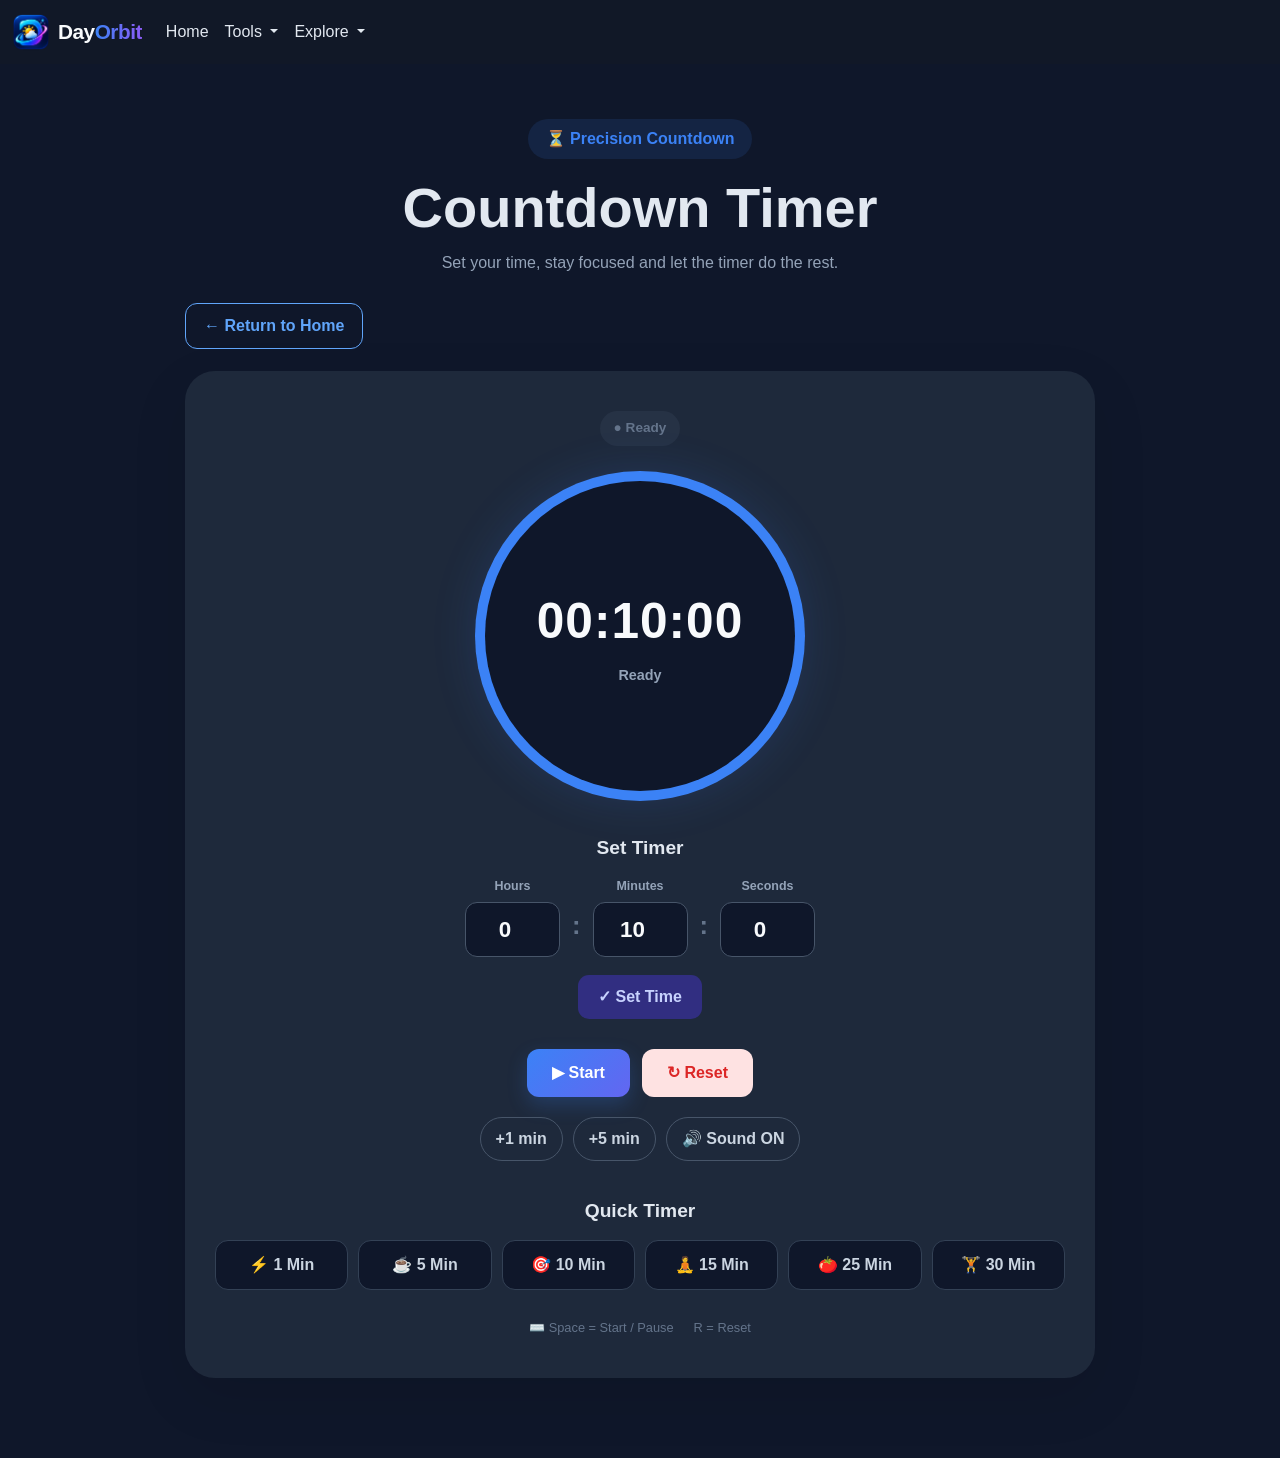
<file: timer.html>
<!doctype html>
<html lang="en">

<head>

  <meta charset="utf-8">

  <meta
    name="viewport"
    content="width=device-width, initial-scale=1"
  >

  <title>DayOrbit : Timer</title>


  <!-- Bootstrap -->
  <link
    href="https://cdn.jsdelivr.net/npm/bootstrap@5.3.8/dist/css/bootstrap.min.css"
    rel="stylesheet"
  >


  <!-- Common CSS -->
  <link
    rel="stylesheet"
    href="style.css"
  >


  <!-- Timer CSS -->
  <link
    rel="stylesheet"
    href="timer.css"
  >


  <!--
    Read the theme selected on Home page.
    No theme button on this page.
  -->

  <script>

    if (
      localStorage.getItem("theme") === "dark"
    ) {

      document.documentElement.classList.add(
        "dark-page"
      );

    }

  </script>
<link rel="stylesheet" href="branding.css">
</head>


<body>


  <!-- ======================================
       NAVBAR
  ======================================= -->

  <nav class="navbar navbar-expand-lg bg-body-tertiary">

    <div class="container-fluid">

      
<a class="navbar-brand dayorbit-brand"
   href="index.html"
   aria-label="DayOrbit home">

    <img
        src="assets/dayorbit-icon.png"
        alt=""
        class="dayorbit-mark"
    >

    <span class="dayorbit-name"><span class="day-word">Day</span><span class="orbit-word">Orbit</span></span>
</a>


      <button
        class="navbar-toggler"
        type="button"
        data-bs-toggle="collapse"
        data-bs-target="#navbarContent"
        aria-controls="navbarContent"
        aria-expanded="false"
        aria-label="Toggle navigation"
      >

        <span class="navbar-toggler-icon"></span>

      </button>


      <div
        class="collapse navbar-collapse"
        id="navbarContent"
      >

        
<ul class="navbar-nav me-auto">

    <!-- Home -->
    <li class="nav-item">
        <a class="nav-link" href="index.html">Home</a>
    </li>

    <!-- Tools Dropdown -->
    <li class="nav-item dropdown">
        <a
            class="nav-link dropdown-toggle"
            href="#"
            id="toolsDropdown"
            role="button"
            data-bs-toggle="dropdown"
            aria-expanded="false"
        >
            Tools
        </a>

        <ul class="dropdown-menu" aria-labelledby="toolsDropdown">
          <li>
            <a class="dropdown-item" href="weather.html">
                🌤️ Weather
            </a>
          </li>
          <li>
            <a class="dropdown-item" href="alarm.html">
              ⏰ Alarm
            </a>
          </li>
            <li>
                <a class="dropdown-item" href="stopwatch.html">
                    ⏱️ Stopwatch
                </a>
            </li>
            <li>
                <a class="dropdown-item" href="timer.html">
                    ⏳ Timer
                </a>
            </li>
            <li>
                <a class="dropdown-item" href="calendar.html">
                    📅 Calendar
                </a>
            </li>
        </ul>
    </li>

    <!-- Explore Dropdown -->
    <li class="nav-item dropdown">
        <a
            class="nav-link dropdown-toggle"
            href="#"
            id="exploreDropdown"
            role="button"
            data-bs-toggle="dropdown"
            aria-expanded="false"
        >
            Explore
        </a>

        <ul class="dropdown-menu" aria-labelledby="exploreDropdown">
            <li>
                <a class="dropdown-item" href="about.html">
                    ✨ About App
                </a>
            </li>
            <li>
                <a class="dropdown-item" href="about-developer.html">
                    👨‍💻 About Developer
                </a>
            </li>
        </ul>
    </li>

</ul>

      </div>

    </div>

  </nav>



  <!-- ======================================
       TIMER PAGE
  ======================================= -->

  <main class="timer-page">


    <!-- Heading -->

    <section class="timer-heading">

      <div class="timer-badge">
        ⏳ Precision Countdown
      </div>


      <h1>
        Countdown Timer
      </h1>


      <p>
        Set your time, stay focused and let the timer do the rest.
      </p>

    </section>



    <!-- Return Home -->

    <div class="timer-home-button">

      <a
        href="index.html"
        class="return-home-btn"
      >
        ← Return to Home
      </a>

    </div>



    <!-- ======================================
         TIMER CARD
    ======================================= -->

    <section class="timer-main-card">


      <!-- Status -->

      <div
        id="timerStatus"
        class="timer-status"
      >
        ● Ready
      </div>


      <!-- Circular Timer -->

      <div
        id="timerRing"
        class="countdown-ring"
      >

        <div class="countdown-inner">

          <div
            id="timerDisplay"
            class="timer-display"
          >
            00:10:00
          </div>


          <div
            id="timerLabel"
            class="timer-label"
          >
            Ready
          </div>

        </div>

      </div>



      <!-- ======================================
           CUSTOM TIME
      ======================================= -->

      <div class="custom-time-section">

        <h3>
          Set Timer
        </h3>


        <div class="time-inputs">


          <!-- Hours -->

          <div class="time-input-group">

            <label for="hoursInput">
              Hours
            </label>

            <input
              id="hoursInput"
              type="number"
              min="0"
              max="99"
              value="0"
            >

          </div>


          <span class="input-separator">
            :
          </span>


          <!-- Minutes -->

          <div class="time-input-group">

            <label for="minutesInput">
              Minutes
            </label>

            <input
              id="minutesInput"
              type="number"
              min="0"
              max="59"
              value="10"
            >

          </div>


          <span class="input-separator">
            :
          </span>


          <!-- Seconds -->

          <div class="time-input-group">

            <label for="secondsInput">
              Seconds
            </label>

            <input
              id="secondsInput"
              type="number"
              min="0"
              max="59"
              value="0"
            >

          </div>

        </div>


        <button
          id="setTimeBtn"
          class="set-time-btn"
          type="button"
        >
          ✓ Set Time
        </button>

      </div>



      <!-- ======================================
           CONTROLS
      ======================================= -->

      <div class="timer-controls">


        <button
          id="startPauseBtn"
          class="timer-btn start-btn"
          type="button"
        >
          ▶ Start
        </button>


        <button
          id="resetBtn"
          class="timer-btn reset-btn"
          type="button"
        >
          ↻ Reset
        </button>

      </div>



      <!-- ======================================
           EXTRA CONTROLS
      ======================================= -->

      <div class="timer-extra-controls">


        <button
          id="addOneBtn"
          class="extra-time-btn"
          type="button"
        >
          +1 min
        </button>


        <button
          id="addFiveBtn"
          class="extra-time-btn"
          type="button"
        >
          +5 min
        </button>


        <button
          id="soundToggle"
          class="sound-toggle-btn"
          type="button"
        >
          🔊 Sound ON
        </button>

      </div>



      <!-- ======================================
           QUICK PRESETS
      ======================================= -->

      <div class="preset-section">

        <h3>
          Quick Timer
        </h3>


        <div class="preset-grid">


          <button
            class="preset-btn"
            data-minutes="1"
          >
            ⚡ 1 Min
          </button>


          <button
            class="preset-btn"
            data-minutes="5"
          >
            ☕ 5 Min
          </button>


          <button
            class="preset-btn"
            data-minutes="10"
          >
            🎯 10 Min
          </button>


          <button
            class="preset-btn"
            data-minutes="15"
          >
            🧘 15 Min
          </button>


          <button
            class="preset-btn"
            data-minutes="25"
          >
            🍅 25 Min
          </button>


          <button
            class="preset-btn"
            data-minutes="30"
          >
            🏋️ 30 Min
          </button>

        </div>

      </div>



      <!-- ======================================
           SHORTCUTS
      ======================================= -->

      <div class="timer-shortcuts">

        <span>
          ⌨️ Space = Start / Pause
        </span>

        <span>
          R = Reset
        </span>

      </div>

    </section>



    <!-- ======================================
         TIME'S UP OVERLAY
    ======================================= -->

    <section
      id="timeUpMessage"
      class="time-up-message"
    >

      <div class="time-up-icon">
        🔔
      </div>


      <h2>
        Time's Up!
      </h2>


      <p>
        Your countdown has finished.
      </p>


      <button
        id="restartBtn"
        class="restart-btn"
        type="button"
      >
        ↻ Restart
      </button>

    </section>


  </main>



  <!-- Bootstrap JS -->

  <script
    src="https://cdn.jsdelivr.net/npm/bootstrap@5.3.8/dist/js/bootstrap.bundle.min.js"
  ></script>


  <!-- Timer JS -->

  <script src="timer.js"></script>

</body>

</html>
</file>
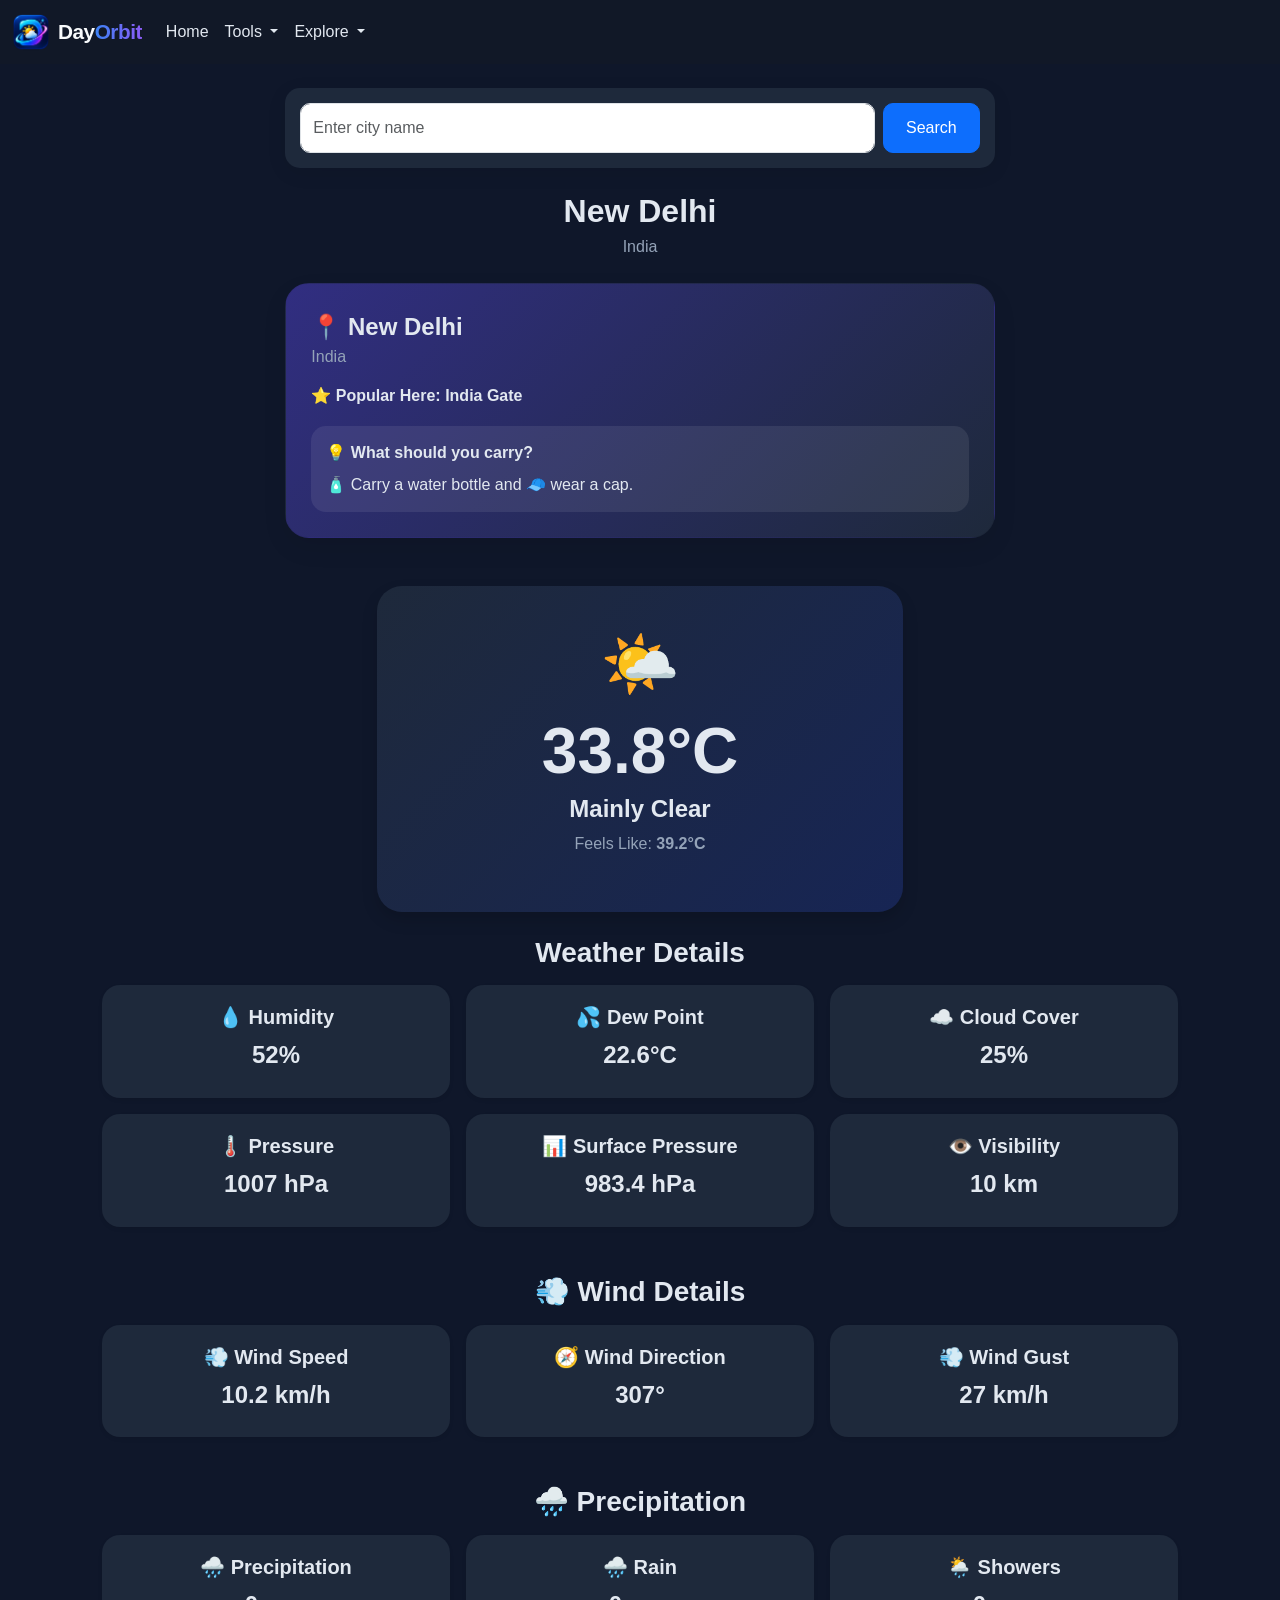
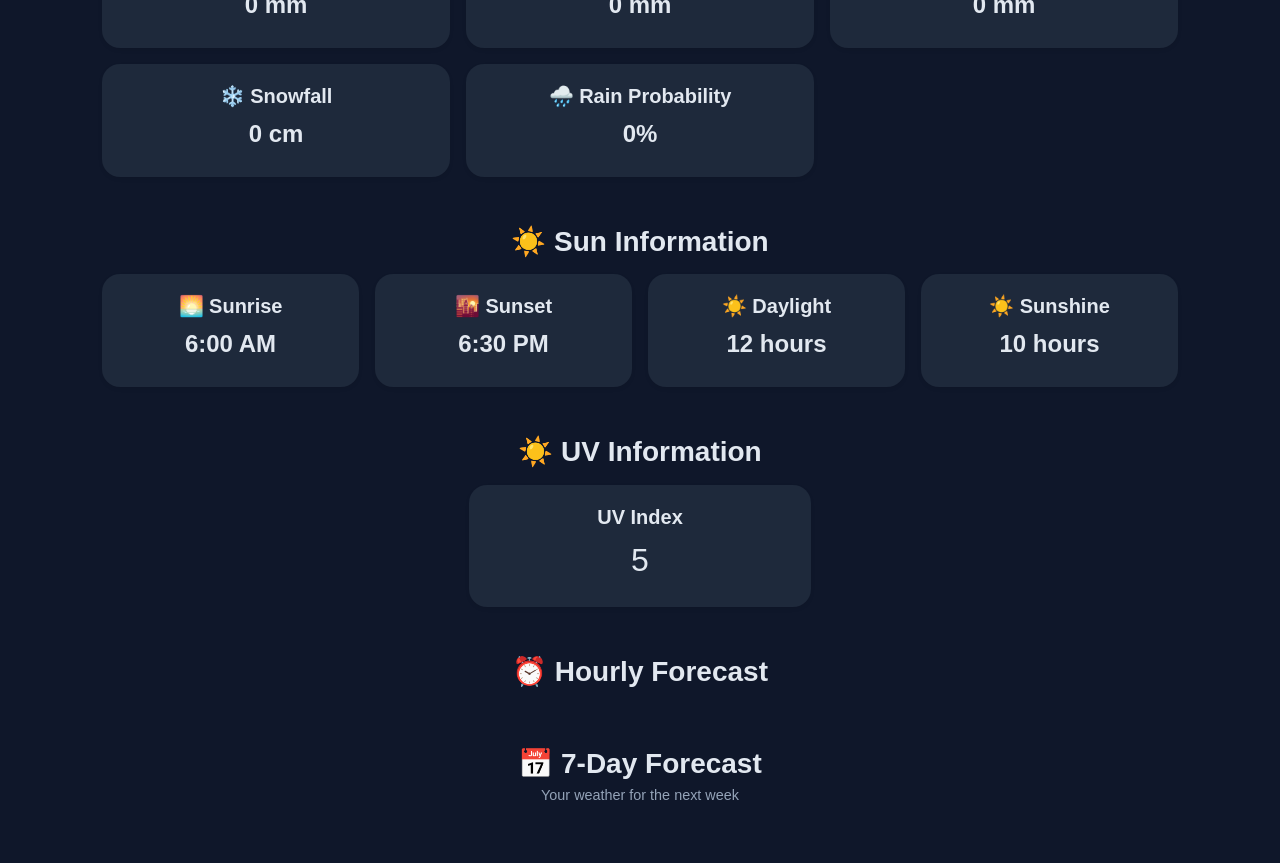
<file: weather.html>
<!doctype html>
<html lang="en">

<head>

  <meta charset="utf-8">
  <meta name="viewport" content="width=device-width, initial-scale=1">

  <title>DayOrbit : Weather</title>

  <!-- Bootstrap CSS -->
  <link
    href="https://cdn.jsdelivr.net/npm/bootstrap@5.3.8/dist/css/bootstrap.min.css"
    rel="stylesheet"
    integrity="sha384-sRIl4kxILFvY47J16cr9ZwB07vP4J8+LH7qKQnuqkuIAvNWLzeN8tE5YBujZqJLB"
    crossorigin="anonymous"
  >

  <!-- Custom CSS -->
  <link rel="stylesheet" href="style.css">
  <link rel="stylesheet" href="branding.css">

</head>


<body>


  <!-- ==============================
       NAVBAR
  =============================== -->

  <nav class="navbar navbar-expand-lg bg-body-tertiary">

    <div class="container-fluid">

      <a
  class="navbar-brand dayorbit-brand"
  href="index.html"
>
  <img
    src="assets/dayorbit-icon.png"
    alt=""
    class="dayorbit-mark"
  >

  <span class="dayorbit-name">
    <span class="day-word">Day</span><span class="orbit-word">Orbit</span>
  </span>
</a>

      <button
        class="navbar-toggler"
        type="button"
        data-bs-toggle="collapse"
        data-bs-target="#navbarSupportedContent"
        aria-controls="navbarSupportedContent"
        aria-expanded="false"
        aria-label="Toggle navigation"
      >

        <span class="navbar-toggler-icon"></span>

      </button>


      <div
        class="collapse navbar-collapse"
        id="navbarSupportedContent"
      >

        
<ul class="navbar-nav me-auto">

    <!-- Home -->
    <li class="nav-item">
        <a class="nav-link" href="index.html">Home</a>
    </li>

    <!-- Tools Dropdown -->
    <li class="nav-item dropdown">
        <a
            class="nav-link dropdown-toggle"
            href="#"
            id="toolsDropdown"
            role="button"
            data-bs-toggle="dropdown"
            aria-expanded="false"
        >
            Tools
        </a>

        <ul class="dropdown-menu" aria-labelledby="toolsDropdown">
        <li>
            <a class="dropdown-item" href="weather.html">
                🌤️ Weather
            </a>
        </li>
        <li>
            <a class="dropdown-item" href="alarm.html">
              ⏰ Alarm
            </a>
        </li>
            <li>
                <a class="dropdown-item" href="stopwatch.html">
                    ⏱️ Stopwatch
                </a>
            </li>
            <li>
                <a class="dropdown-item" href="timer.html">
                    ⏳ Timer
                </a>
            </li>
            <li>
                <a class="dropdown-item" href="calendar.html">
                    📅 Calendar
                </a>
            </li>
        </ul>
    </li>

    <!-- Explore Dropdown -->
    <li class="nav-item dropdown">
        <a
            class="nav-link dropdown-toggle"
            href="#"
            id="exploreDropdown"
            role="button"
            data-bs-toggle="dropdown"
            aria-expanded="false"
        >
            Explore
        </a>

        <ul class="dropdown-menu" aria-labelledby="exploreDropdown">
            <li>
                <a class="dropdown-item" href="about.html">
                    ✨ About App
                </a>
            </li>
            <li>
                <a class="dropdown-item" href="about-developer.html">
                    👨‍💻 About Developer
                </a>
            </li>
        </ul>
    </li>

</ul>
  


        <!-- Theme Toggle -->
        <!-- <button
          id="themeToggle"
          class="btn btn-outline-secondary ms-auto"
          type="button"
        >
          🌙 Dark Mode
        </button> -->

      </div>

    </div>

  </nav>



  <!-- ==============================
       MAIN WEATHER CONTAINER
  =============================== -->

  <div class="container my-4">


    <!-- ==============================
         SEARCH SECTION
    =============================== -->

    <div class="row justify-content-center mb-4">

      <div class="col-md-8">

        <form
          id="searchForm"
          class="d-flex"
        >

          <input
            id="cityInput"
            class="form-control me-2"
            type="search"
            placeholder="Enter city name"
            aria-label="Search city"
          >

          <button
            class="btn btn-primary"
            type="submit"
          >
            Search
          </button>

        </form>

      </div>

    </div>



    <!-- ==============================
         LOCATION
    =============================== -->

    <div class="text-center mb-4">

      <h2 id="cityName">
        New Delhi
      </h2>

      <p
        id="countryName"
        class="text-muted"
      >
        India
      </p>

    </div>



    <!-- ==============================
         PLACE + RECOMMENDATION CARD
    =============================== -->

    <div class="row justify-content-center mb-5">

      <div class="col-md-8">

        <div class="place-recommendation-card">


          <!-- Place -->
          <div class="place-title">

            📍
            <span id="placeCity">
              New Delhi
            </span>

          </div>


          <!-- Country -->
          <p
            class="text-muted mb-0"
            id="placeCountry"
          >
            India
          </p>


          <!-- Popular Place -->
          <div class="popular-place">

            ⭐ Popular Here:

            <span id="popularPlace">
              India Gate
            </span>

          </div>


          <!-- Recommendation -->
          <div class="recommendation">

            <div class="recommendation-title">

              💡 What should you carry?

            </div>


            <p
              id="weatherRecommendation"
              class="mb-0"
            >

              🧴 Carry a water bottle and
              🧢 wear a cap.

            </p>

          </div>


        </div>

      </div>

    </div>



    <!-- ==============================
         MAIN WEATHER CARD
    =============================== -->

    <div class="row justify-content-center mb-4">

      <div class="col-md-6">

        <div class="card text-center shadow">


          <div class="card-body">

            <h1 id="weatherIcon">
              🌤️
            </h1>


            <h1 id="temperature">
              33.8°C
            </h1>


            <h4 id="weatherCondition">
              Mainly Clear
            </h4>


            <p class="text-muted">

              Feels Like:

              <span id="feelsLike">
                39.2°C
              </span>

            </p>

          </div>

        </div>

      </div>

    </div>



    <!-- ==============================
         WEATHER DETAILS
    =============================== -->

    <h3 class="text-center mb-3">
      Weather Details
    </h3>


    <div class="row g-3 mb-5">


      <!-- Humidity -->
      <div class="col-md-4">

        <div class="card shadow-sm h-100">

          <div class="card-body text-center">

            <h5>
              💧 Humidity
            </h5>

            <h4 id="humidity">
              52%
            </h4>

          </div>

        </div>

      </div>



      <!-- Dew Point -->
      <div class="col-md-4">

        <div class="card shadow-sm h-100">

          <div class="card-body text-center">

            <h5>
              💦 Dew Point
            </h5>

            <h4 id="dewPoint">
              22.6°C
            </h4>

          </div>

        </div>

      </div>



      <!-- Cloud Cover -->
      <div class="col-md-4">

        <div class="card shadow-sm h-100">

          <div class="card-body text-center">

            <h5>
              ☁️ Cloud Cover
            </h5>

            <h4 id="cloudCover">
              25%
            </h4>

          </div>

        </div>

      </div>



      <!-- Pressure -->
      <div class="col-md-4">

        <div class="card shadow-sm h-100">

          <div class="card-body text-center">

            <h5>
              🌡️ Pressure
            </h5>

            <h4 id="pressure">
              1007 hPa
            </h4>

          </div>

        </div>

      </div>



      <!-- Surface Pressure -->
      <div class="col-md-4">

        <div class="card shadow-sm h-100">

          <div class="card-body text-center">

            <h5>
              📊 Surface Pressure
            </h5>

            <h4 id="surfacePressure">
              983.4 hPa
            </h4>

          </div>

        </div>

      </div>



      <!-- Visibility -->
      <div class="col-md-4">

        <div class="card shadow-sm h-100">

          <div class="card-body text-center">

            <h5>
              👁️ Visibility
            </h5>

            <h4 id="visibility">
              10 km
            </h4>

          </div>

        </div>

      </div>

    </div>



    <!-- ==============================
         WIND DETAILS
    =============================== -->

    <h3 class="text-center mb-3">
      💨 Wind Details
    </h3>


    <div class="row g-3 mb-5">


      <!-- Wind Speed -->
      <div class="col-md-4">

        <div class="card shadow-sm text-center">

          <div class="card-body">

            <h5>
              💨 Wind Speed
            </h5>

            <h4 id="windSpeed">
              10.2 km/h
            </h4>

          </div>

        </div>

      </div>



      <!-- Wind Direction -->
      <div class="col-md-4">

        <div class="card shadow-sm text-center">

          <div class="card-body">

            <h5>
              🧭 Wind Direction
            </h5>

            <h4 id="windDirection">
              307°
            </h4>

          </div>

        </div>

      </div>



      <!-- Wind Gust -->
      <div class="col-md-4">

        <div class="card shadow-sm text-center">

          <div class="card-body">

            <h5>
              💨 Wind Gust
            </h5>

            <h4 id="windGust">
              27 km/h
            </h4>

          </div>

        </div>

      </div>

    </div>



    <!-- ==============================
         PRECIPITATION
    =============================== -->

    <h3 class="text-center mb-3">
      🌧️ Precipitation
    </h3>


    <div class="row g-3 mb-5">


      <!-- Precipitation -->
      <div class="col-md-4">

        <div class="card shadow-sm text-center">

          <div class="card-body">

            <h5>
              🌧️ Precipitation
            </h5>

            <h4 id="precipitation">
              0 mm
            </h4>

          </div>

        </div>

      </div>



      <!-- Rain -->
      <div class="col-md-4">

        <div class="card shadow-sm text-center">

          <div class="card-body">

            <h5>
              🌧️ Rain
            </h5>

            <h4 id="rain">
              0 mm
            </h4>

          </div>

        </div>

      </div>



      <!-- Showers -->
      <div class="col-md-4">

        <div class="card shadow-sm text-center">

          <div class="card-body">

            <h5>
              🌦️ Showers
            </h5>

            <h4 id="showers">
              0 mm
            </h4>

          </div>

        </div>

      </div>



      <!-- Snowfall -->
      <div class="col-md-4">

        <div class="card shadow-sm text-center">

          <div class="card-body">

            <h5>
              ❄️ Snowfall
            </h5>

            <h4 id="snowfall">
              0 cm
            </h4>

          </div>

        </div>

      </div>



      <!-- Rain Probability -->
      <div class="col-md-4">

        <div class="card shadow-sm text-center">

          <div class="card-body">

            <h5>
              🌧️ Rain Probability
            </h5>

            <h4 id="rainProbability">
              0%
            </h4>

          </div>

        </div>

      </div>

    </div>



    <!-- ==============================
         SUN INFORMATION
    =============================== -->

    <h3 class="text-center mb-3">
      ☀️ Sun Information
    </h3>


    <div class="row g-3 mb-5">


      <!-- Sunrise -->
      <div class="col-md-3">

        <div class="card shadow-sm text-center">

          <div class="card-body">

            <h5>
              🌅 Sunrise
            </h5>

            <h4 id="sunrise">
              6:00 AM
            </h4>

          </div>

        </div>

      </div>



      <!-- Sunset -->
      <div class="col-md-3">

        <div class="card shadow-sm text-center">

          <div class="card-body">

            <h5>
              🌇 Sunset
            </h5>

            <h4 id="sunset">
              6:30 PM
            </h4>

          </div>

        </div>

      </div>



      <!-- Daylight -->
      <div class="col-md-3">

        <div class="card shadow-sm text-center">

          <div class="card-body">

            <h5>
              ☀️ Daylight
            </h5>

            <h4 id="daylight">
              12 hours
            </h4>

          </div>

        </div>

      </div>



      <!-- Sunshine -->
      <div class="col-md-3">

        <div class="card shadow-sm text-center">

          <div class="card-body">

            <h5>
              ☀️ Sunshine
            </h5>

            <h4 id="sunshine">
              10 hours
            </h4>

          </div>

        </div>

      </div>

    </div>



    <!-- ==============================
         UV INDEX
    =============================== -->

    <h3 class="text-center mb-3">
      ☀️ UV Information
    </h3>


    <div class="row justify-content-center mb-5">

      <div class="col-md-4">

        <div class="card shadow-sm text-center">

          <div class="card-body">

            <h5>
              UV Index
            </h5>

            <h2 id="uvIndex">
              5
            </h2>

          </div>

        </div>

      </div>

    </div>



    <!-- ==============================
         HOURLY FORECAST
    =============================== -->

    <h3 class="text-center mb-3">
      ⏰ Hourly Forecast
    </h3>


    <div
      class="row g-3 mb-5"
      id="hourlyForecast"
    >

      <!-- JavaScript will create hourly cards here -->

    </div>



    <!-- ==============================
         7 DAY FORECAST
    =============================== -->

  <div class="forecast-heading text-center mb-4">

  <h3>
    📅 7-Day Forecast
  </h3>

  <p>
    Your weather for the next week
  </p>

</div>


    <div
      class="row g-3 mb-5"
      id="dailyForecast"
    >

      <!-- JavaScript will create daily cards here -->

    </div>


  </div>



  <!-- ==============================
       BOOTSTRAP JAVASCRIPT
  =============================== -->

  <script
    src="https://cdn.jsdelivr.net/npm/bootstrap@5.3.8/dist/js/bootstrap.bundle.min.js"
    integrity="sha384-FKyoEForCGlyvwx9Hj09JcYn3nv7wiPVlz7YYwJrWVcXK/BmnVDxM+D2scQbITxI"
    crossorigin="anonymous"
  ></script>


  <!-- Our JavaScript -->
  <script src="script.js"></script>

</body>

</html>
</file>
<file: branding.css>
/* DayOrbit branding */

.dayorbit-brand {
  display: inline-flex;
  align-items: center;
  gap: 8px;
  text-decoration: none;
}

.dayorbit-mark {
  width: 38px;
  height: 38px;
  object-fit: contain;
}

.dayorbit-name {
  font-size: 1.3rem;
  font-weight: 800;
  letter-spacing: -0.5px;
}

.day-word {
  color: #111827;
}

.orbit-word {
  background: linear-gradient(90deg, #3b82f6, #8b5cf6);
  -webkit-background-clip: text;
  background-clip: text;
  color: transparent;
}

body.dark-mode .day-word,
html.dark-page .day-word {
  color: #f8fafc;
}


/* DayOrbit navbar dropdown styling */

.navbar .dropdown-menu {
    min-width: 205px;
    padding: 8px;
    border: 1px solid rgba(100, 116, 139, 0.22);
    border-radius: 12px;
    background-color: #ffffff;
    box-shadow: 0 10px 28px rgba(0, 0, 0, 0.14);
    z-index: 1050;
}

.navbar .dropdown-item {
    padding: 10px 12px;
    border-radius: 8px;
    color: #1f2937;
    font-weight: 500;
    transition: background-color 0.2s ease, color 0.2s ease;
}

.navbar .dropdown-item:hover,
.navbar .dropdown-item:focus {
    background-color: #eaf0ff;
    color: #1d4ed8;
}

/* Dark mode dropdown */
html.dark-page .navbar .dropdown-menu,
body.dark-mode .navbar .dropdown-menu {
    background-color: #111827;
    border-color: #334155;
    box-shadow: 0 10px 28px rgba(0, 0, 0, 0.35);
}

html.dark-page .navbar .dropdown-item,
body.dark-mode .navbar .dropdown-item {
    color: #e5e7eb;
}

html.dark-page .navbar .dropdown-item:hover,
html.dark-page .navbar .dropdown-item:focus,
body.dark-mode .navbar .dropdown-item:hover,
body.dark-mode .navbar .dropdown-item:focus {
    background-color: #263449;
    color: #ffffff;
}

html.dark-page .navbar .dropdown-divider,
body.dark-mode .navbar .dropdown-divider {
    border-color: #334155;
}
</file>
<file: home.css>
/* ========================================
   DAYORBIT HOME PAGE
   Midnight Orbit theme
======================================== */

:root {
    color-scheme: dark;
}

body.home-page {
    --page-bg: #080e1e;
    --section-bg: #0c1428;
    --panel-bg: rgba(17, 28, 52, 0.76);
    --panel-hover: rgba(24, 38, 69, 0.96);
    --text-main: #f5f7ff;
    --text-muted: #aab7d0;
    --border-color: rgba(148, 163, 184, 0.16);
    --nav-bg: rgba(8, 14, 30, 0.88);
    --grid-color: rgba(110, 142, 221, 0.065);

    margin: 0;
    min-height: 100vh;
    background: var(--page-bg);
    color: var(--text-main);
    font-family: Inter, "Segoe UI", Arial, sans-serif;
    overflow-x: hidden;
    transition: background 0.3s ease, color 0.3s ease;
}

html {
    scroll-behavior: smooth;
    scroll-padding-top: 85px;
}

.home-page *,
.home-page *::before,
.home-page *::after {
    box-sizing: border-box;
}

.home-page a {
    text-decoration: none;
}

.home-page p {
    line-height: 1.75;
}

/* ========================================
   NAVBAR
======================================== */

.home-navbar {
    position: sticky;
    top: 0;
    z-index: 1030;
    padding: 12px 0;
    background: var(--nav-bg) !important;
    border-bottom: 1px solid var(--border-color);
    backdrop-filter: blur(18px);
    -webkit-backdrop-filter: blur(18px);
}

.home-navbar .navbar-brand {
    margin-right: 0;
}

.home-navbar .nav-link {
    color: var(--text-muted);
    padding: 10px 13px !important;
    font-weight: 550;
    transition: color 0.2s ease;
}

.home-navbar .nav-link:hover,
.home-navbar .nav-link.active {
    color: var(--text-main);
}

.home-navbar .navbar-toggler {
    border-color: var(--border-color);
    box-shadow: none;
}

.home-navbar .navbar-toggler-icon {
    filter: invert(1);
}

.theme-toggle-btn {
    color: var(--text-main);
    border: 1px solid var(--border-color);
    background: var(--panel-bg);
    border-radius: 10px;
    padding: 9px 13px;
    font-size: 0.88rem;
    font-weight: 600;
}

.theme-toggle-btn:hover {
    color: var(--text-main);
    border-color: #728bff;
    background: var(--panel-hover);
}

/* ========================================
   HERO BACKGROUND
======================================== */

.hero-section {
    position: relative;
    isolation: isolate;
    overflow: hidden;
    padding: 65px 0 25px;
    min-height: 690px;
    display: flex;
    align-items: center;
    background:
        radial-gradient(
            ellipse at 78% 40%,
            rgba(71, 71, 204, 0.17),
            transparent 38%
        ),
        radial-gradient(
            ellipse at 18% 15%,
            rgba(0, 179, 255, 0.10),
            transparent 33%
        ),
        var(--page-bg);
}

.hero-grid {
    position: absolute;
    inset: 0;
    z-index: -1;
    pointer-events: none;
    opacity: 0.8;
    background-image:
        linear-gradient(var(--grid-color) 1px, transparent 1px),
        linear-gradient(90deg, var(--grid-color) 1px, transparent 1px);
    background-size: 58px 58px;
    mask-image: linear-gradient(
        to bottom,
        black,
        rgba(0, 0, 0, 0.3) 75%,
        transparent
    );
}

.hero-container {
    position: relative;
    z-index: 1;
}

.hero-copy {
    padding-top: 10px;
    padding-bottom: 30px;
}

.hero-badge {
    display: inline-flex;
    align-items: center;
    gap: 10px;
    padding: 10px 14px;
    color: #c7d2fe;
    background: rgba(82, 92, 191, 0.12);
    border: 1px solid rgba(129, 140, 248, 0.24);
    border-radius: 100px;
    letter-spacing: 1.5px;
    font-weight: 750;
    font-size: 0.7rem;
    margin-bottom: 26px;
}

.live-dot {
    width: 8px;
    height: 8px;
    border-radius: 50%;
    flex-shrink: 0;
    background: #63e6be;
    box-shadow: 0 0 14px rgba(99, 230, 190, 0.85);
}

.hero-copy h1 {
    max-width: 660px;
    font-size: clamp(3rem, 5.3vw, 5rem);
    line-height: 1.08;
    letter-spacing: -3px;
    font-weight: 850;
    margin: 0 0 24px;
}

.gradient-text {
    display: inline-block;
    background: linear-gradient(
        100deg,
        #62dcff 0%,
        #7797ff 45%,
        #b18aff 80%,
        #e0a4ff 100%
    );
    background-clip: text;
    -webkit-background-clip: text;
    -webkit-text-fill-color: transparent;
    color: transparent;
}

.hero-description {
    max-width: 555px;
    font-size: 1.08rem;
    color: var(--text-muted);
    margin: 0 0 29px;
}

.hero-actions {
    display: flex;
    flex-wrap: wrap;
    gap: 12px;
}

.hero-primary-btn,
.hero-secondary-btn {
    display: inline-flex;
    justify-content: center;
    align-items: center;
    gap: 12px;
    min-height: 49px;
    padding: 12px 19px;
    border-radius: 12px;
    font-weight: 700;
    transition:
        transform 0.2s ease,
        box-shadow 0.2s ease,
        background 0.2s ease;
}

.hero-primary-btn {
    color: #fff;
    background: linear-gradient(100deg, #347df6, #7654ed);
    border: 1px solid transparent;
    box-shadow: 0 8px 28px rgba(81, 92, 238, 0.2);
}

.hero-primary-btn:hover {
    color: #fff;
    transform: translateY(-3px);
    box-shadow: 0 13px 35px rgba(81, 92, 238, 0.32);
}

.hero-secondary-btn {
    color: var(--text-main);
    border: 1px solid var(--border-color);
    background: rgba(148, 163, 184, 0.045);
}

.hero-secondary-btn:hover {
    color: var(--text-main);
    border-color: rgba(129, 140, 248, 0.58);
    background: rgba(129, 140, 248, 0.09);
    transform: translateY(-2px);
}

.hero-highlights {
    display: flex;
    flex-wrap: wrap;
    gap: 18px;
    margin-top: 30px;
    color: var(--text-muted);
    font-size: 0.82rem;
}

.hero-highlights span {
    white-space: nowrap;
}

/* ========================================
   CSS ORBIT ILLUSTRATION
======================================== */

.orbit-scene {
    position: relative;
    width: 100%;
    max-width: 530px;
    height: 455px;
    margin: 0 auto;
    isolation: isolate;
}

.orbit-glow {
    position: absolute;
    top: 50%;
    left: 50%;
    width: 310px;
    height: 310px;
    border-radius: 50%;
    transform: translate(-50%, -50%);
    background: radial-gradient(
        circle,
        rgba(57, 106, 255, 0.21),
        rgba(112, 72, 235, 0.11) 40%,
        transparent 72%
    );
    filter: blur(13px);
}

.orbit-planet {
    position: absolute;
    top: 50%;
    left: 50%;
    width: 190px;
    height: 190px;
    display: flex;
    align-items: center;
    justify-content: center;
    border-radius: 50%;
    transform: translate(-50%, -50%);
    background:
        radial-gradient(
            circle at 30% 22%,
            rgba(80, 216, 255, 0.37),
            transparent 40%
        ),
        linear-gradient(145deg, #13264c, #0e1533 65%, #27195c);
    border: 1px solid rgba(132, 177, 255, 0.44);
    box-shadow:
        inset -16px -20px 45px rgba(79, 48, 200, 0.15),
        0 0 45px rgba(68, 105, 255, 0.17);
}

.planet-shine {
    position: absolute;
    width: 100px;
    height: 100px;
    top: 12px;
    left: 17px;
    border-radius: 50%;
    background: rgba(94, 205, 255, 0.13);
    filter: blur(23px);
}

.sun-symbol {
    position: absolute;
    top: 36px;
    left: 34px;
    color: #ffd56f;
    font-size: 3.7rem;
    line-height: 1;
    filter: drop-shadow(0 0 19px rgba(255, 187, 69, 0.36));
}

.cloud-symbol {
    position: absolute;
    bottom: 35px;
    right: 28px;
    color: #d9edff;
    font-size: 4.3rem;
    line-height: 1;
    text-shadow: 0 7px 23px rgba(66, 151, 255, 0.4);
}

.orbit-ring {
    position: absolute;
    top: 50%;
    left: 50%;
    border: 1px solid rgba(104, 160, 255, 0.56);
    border-radius: 50%;
    transform: translate(-50%, -50%) rotate(-29deg);
    pointer-events: none;
}

.ring-one {
    width: 350px;
    height: 145px;
    border-color: rgba(64, 219, 255, 0.78);
    box-shadow: 0 0 15px rgba(64, 219, 255, 0.09);
    animation: orbitFloat 9s ease-in-out infinite;
}

.ring-two {
    width: 410px;
    height: 190px;
    transform: translate(-50%, -50%) rotate(35deg);
    border-color: rgba(156, 113, 255, 0.7);
    animation: orbitFloat 11s ease-in-out infinite reverse;
}

.ring-three {
    width: 300px;
    height: 300px;
    border-color: rgba(104, 134, 255, 0.19);
}

.orbit-star {
    position: absolute;
    color: #8ccfff;
    text-shadow: 0 0 15px rgba(116, 166, 255, 0.65);
    animation: starTwinkle 3s ease-in-out infinite alternate;
}

.star-one {
    top: 50px;
    right: 92px;
    font-size: 1.8rem;
}

.star-two {
    top: 115px;
    left: 65px;
    font-size: 1.5rem;
    animation-delay: 0.7s;
}

.star-three {
    right: 58px;
    bottom: 93px;
    color: #d0a0ff;
    font-size: 1.4rem;
    animation-delay: 1.2s;
}

.star-four {
    top: 84px;
    left: 130px;
    color: #f8d5ff;
    font-size: 1rem;
    animation-delay: 1.8s;
}

.floating-info {
    position: absolute;
    display: flex;
    align-items: center;
    gap: 11px;
    padding: 12px 15px;
    border-radius: 15px;
    color: var(--text-main);
    border: 1px solid rgba(154, 174, 224, 0.22);
    background: rgba(17, 27, 52, 0.89);
    box-shadow: 0 14px 35px rgba(0, 0, 0, 0.18);
    backdrop-filter: blur(14px);
    -webkit-backdrop-filter: blur(14px);
    animation: floatingCard 5s ease-in-out infinite;
}

.float-icon {
    display: grid;
    place-items: center;
    width: 40px;
    height: 40px;
    flex-shrink: 0;
    border-radius: 12px;
    font-size: 1.4rem;
    background: rgba(111, 136, 255, 0.13);
}

.floating-info strong,
.floating-info small {
    display: block;
}

.floating-info strong {
    font-size: 0.9rem;
    margin-bottom: 2px;
}

.floating-info small {
    color: #aab7d0;
    font-size: 0.74rem;
}

.weather-float {
    top: 80px;
    left: 0;
}

.time-float {
    right: 0;
    bottom: 70px;
    animation-delay: 1.3s;
}

.scroll-cue {
    display: flex;
    justify-content: center;
    align-items: center;
    gap: 12px;
    margin: 32px auto 0;
    width: fit-content;
    color: var(--text-muted);
    font-size: 0.8rem;
}

.scroll-cue:hover {
    color: var(--text-main);
}

.scroll-line {
    width: 26px;
    height: 1px;
    background: #758eff;
}

/* ========================================
   FEATURES
======================================== */

.features-section {
    position: relative;
    padding: 105px 0;
    background: var(--section-bg);
    border-top: 1px solid var(--border-color);
    border-bottom: 1px solid var(--border-color);
}

.section-heading {
    max-width: 700px;
    margin: 0 auto 52px;
    text-align: center;
}

.section-eyebrow {
    color: #8ba2ff;
    font-size: 0.74rem;
    font-weight: 800;
    letter-spacing: 2px;
}

.section-heading h2,
.about-panel h2 {
    margin: 14px 0 14px;
    font-size: clamp(2.1rem, 4vw, 3.2rem);
    line-height: 1.15;
    letter-spacing: -1.4px;
    font-weight: 800;
}

.section-heading p {
    color: var(--text-muted);
    font-size: 1rem;
    max-width: 600px;
    margin: 0 auto;
}

.feature-card {
    position: relative;
    display: flex;
    flex-direction: column;
    width: 100%;
    height: 100%;
    min-height: 270px;
    padding: 25px;
    overflow: hidden;
    border: 1px solid var(--border-color);
    border-radius: 19px;
    background: var(--panel-bg);
    color: var(--text-main);
    box-shadow: 0 10px 28px rgba(0, 0, 0, 0.045);
    transition:
        transform 0.25s ease,
        border-color 0.25s ease,
        background 0.25s ease,
        box-shadow 0.25s ease;
}

a.feature-card:hover {
    color: var(--text-main);
    transform: translateY(-6px);
    background: var(--panel-hover);
    border-color: rgba(120, 139, 255, 0.45);
    box-shadow: 0 20px 42px rgba(0, 0, 0, 0.13);
}

.feature-card-top {
    display: flex;
    align-items: center;
    justify-content: space-between;
    margin-bottom: 24px;
}

.feature-icon {
    display: grid;
    place-items: center;
    width: 51px;
    height: 51px;
    border-radius: 15px;
    background: rgba(44, 168, 255, 0.12);
    font-size: 1.7rem;
}

.purple-icon {
    background: rgba(149, 105, 255, 0.15);
}

.pink-icon {
    background: rgba(249, 103, 177, 0.13);
}

.green-icon {
    background: rgba(70, 213, 161, 0.13);
}

.gold-icon {
    background: rgba(255, 194, 76, 0.13);
}

.blue-icon {
    background: rgba(89, 146, 255, 0.15);
}

.feature-number {
    color: var(--text-muted);
    font-size: 0.8rem;
    font-weight: 750;
    letter-spacing: 1px;
}

.feature-card h3 {
    font-size: 1.25rem;
    font-weight: 750;
    margin: 0 0 10px;
}

.feature-card p {
    color: var(--text-muted);
    font-size: 0.91rem;
    margin: 0 0 20px;
    flex-grow: 1;
}

.feature-link,
.feature-hint {
    display: flex;
    align-items: center;
    justify-content: space-between;
    gap: 10px;
    font-size: 0.84rem;
    font-weight: 750;
    color: #8ba2ff;
}

.feature-link span,
.feature-hint span {
    font-size: 1.05rem;
}

/* ========================================
   ABOUT PANEL
======================================== */

.about-section {
    padding: 100px 0;
    background:
        radial-gradient(
            ellipse at 10% 50%,
            rgba(45, 92, 224, 0.09),
            transparent 55%
        ),
        var(--page-bg);
}

.about-panel {
    position: relative;
    overflow: hidden;
    padding: clamp(32px, 6vw, 70px);
    border-radius: 25px;
    border: 1px solid rgba(125, 145, 255, 0.24);
    text-align: center;
    background:
        radial-gradient(
            circle at 85% 10%,
            rgba(128, 83, 255, 0.19),
            transparent 35%
        ),
        linear-gradient(135deg, #111c36, #131833 70%, #211b4a);
}

.about-panel h2 {
    max-width: 700px;
    margin: 16px auto;
}

.about-panel > p {
    max-width: 710px;
    margin: 0 auto 25px;
    color: #c0cce0;
}

.about-panel .hero-secondary-btn {
    margin-top: 4px;
}

.about-orbit-decoration {
    position: absolute;
    top: 20px;
    right: 35px;
    font-size: 3rem;
    color: rgba(167, 139, 250, 0.35);
    pointer-events: none;
}

/* ========================================
   FOOTER
======================================== */

.home-footer {
    padding: 35px 0 23px;
    background: var(--page-bg);
    border-top: 1px solid var(--border-color);
}

.footer-inner {
    display: flex;
    flex-direction: column;
    align-items: center;
    text-align: center;
}

.footer-inner > p {
    margin: 12px 0;
    font-size: 0.88rem;
    color: var(--text-muted);
}

.footer-links {
    display: flex;
    flex-wrap: wrap;
    justify-content: center;
    gap: 20px;
    margin: 8px 0 22px;
}

.footer-links a {
    color: var(--text-muted);
    font-size: 0.84rem;
}

.footer-links a:hover {
    color: #8ba2ff;
}

.footer-bottom {
    width: 100%;
    padding-top: 20px;
    color: var(--text-muted);
    border-top: 1px solid var(--border-color);
    font-size: 0.78rem;
}

/* ========================================
   LIGHT THEME
======================================== */

html.light-page body.home-page {
    color-scheme: light;

    --page-bg: #f5f7ff;
    --section-bg: #edf1fb;
    --panel-bg: rgba(255, 255, 255, 0.84);
    --panel-hover: #ffffff;
    --text-main: #17213a;
    --text-muted: #65718a;
    --border-color: rgba(70, 88, 125, 0.16);
    --nav-bg: rgba(249, 250, 255, 0.91);
    --grid-color: rgba(79, 102, 166, 0.07);
}

html.light-page .home-navbar .navbar-toggler-icon {
    filter: none;
}

html.light-page .home-navbar .navbar-toggler {
    border-color: #d1d9e8;
}

html.light-page .hero-section {
    background:
        radial-gradient(
            ellipse at 80% 40%,
            rgba(111, 94, 238, 0.13),
            transparent 40%
        ),
        radial-gradient(
            ellipse at 15% 15%,
            rgba(0, 170, 230, 0.10),
            transparent 34%
        ),
        var(--page-bg);
}

html.light-page .hero-badge {
    color: #4755a8;
    background: rgba(101, 111, 228, 0.08);
    border-color: rgba(101, 111, 228, 0.18);
}

html.light-page .orbit-planet {
    background:
        radial-gradient(
            circle at 30% 22%,
            rgba(80, 216, 255, 0.37),
            transparent 40%
        ),
        linear-gradient(145deg, #dbeaff, #e8e4ff 65%, #d9d3ff);
    border-color: rgba(93, 123, 211, 0.42);
}

html.light-page .cloud-symbol {
    color: #ffffff;
    text-shadow: 0 7px 23px rgba(66, 151, 255, 0.34);
}

html.light-page .floating-info {
    color: #17213a;
    background: rgba(255, 255, 255, 0.92);
    border-color: rgba(83, 105, 165, 0.2);
    box-shadow: 0 14px 35px rgba(33, 53, 100, 0.12);
}

html.light-page .floating-info small {
    color: #65718a;
}

html.light-page .feature-card {
    box-shadow: 0 10px 28px rgba(33, 53, 100, 0.04);
}

html.light-page a.feature-card:hover {
    box-shadow: 0 20px 42px rgba(33, 53, 100, 0.10);
}

html.light-page .about-panel {
    background:
        radial-gradient(
            circle at 85% 10%,
            rgba(128, 83, 255, 0.20),
            transparent 35%
        ),
        linear-gradient(135deg, #e5ebff, #eeecff 70%, #e2e0ff);
}

html.light-page .about-panel > p {
    color: #56617a;
}

/* Dropdown menus on this page */

.home-page .dropdown-menu {
    z-index: 1050;
}

/* ========================================
   RESPONSIVE DESIGN
======================================== */

@media (max-width: 991px) {
    .home-navbar .navbar-collapse {
        padding-top: 12px;
    }

    .home-navbar .theme-toggle-btn {
        margin-top: 10px;
        margin-bottom: 6px;
    }

    .hero-section {
        padding-top: 50px;
    }

    .hero-copy {
        text-align: center;
    }

    .hero-copy h1,
    .hero-description {
        margin-left: auto;
        margin-right: auto;
    }

    .hero-actions,
    .hero-highlights {
        justify-content: center;
    }

    .orbit-scene {
        max-width: 500px;
        height: 400px;
    }

    .features-section {
        padding: 78px 0;
    }

    .about-section {
        padding: 75px 0;
    }
}

@media (max-width: 575px) {
    .hero-section {
        padding: 40px 0 25px;
    }

    .hero-copy h1 {
        font-size: clamp(2.65rem, 12vw, 3.7rem);
        letter-spacing: -1.8px;
    }

    .hero-description {
        font-size: 0.96rem;
    }

    .hero-actions {
        flex-direction: column;
    }

    .hero-actions .btn {
        width: 100%;
    }

    .hero-highlights {
        gap: 10px 15px;
        font-size: 0.74rem;
    }

    .orbit-scene {
        height: 335px;
        margin-top: 10px;
        transform: scale(0.88);
        transform-origin: center top;
        margin-bottom: -35px;
    }

    .orbit-planet {
        width: 155px;
        height: 155px;
    }

    .sun-symbol {
        top: 30px;
        left: 28px;
        font-size: 3rem;
    }

    .cloud-symbol {
        bottom: 28px;
        right: 22px;
        font-size: 3.5rem;
    }

    .ring-one {
        width: 300px;
        height: 125px;
    }

    .ring-two {
        width: 340px;
        height: 160px;
    }

    .weather-float {
        top: 25px;
        left: -3px;
    }

    .time-float {
        right: -4px;
        bottom: 38px;
    }

    .floating-info {
        padding: 9px 11px;
        gap: 8px;
    }

    .float-icon {
        width: 34px;
        height: 34px;
        font-size: 1.15rem;
    }

    .floating-info strong {
        font-size: 0.78rem;
    }

    .floating-info small {
        font-size: 0.66rem;
    }

    .features-section {
        padding: 65px 0;
    }

    .section-heading {
        margin-bottom: 34px;
    }

    .feature-card {
        min-height: 245px;
        padding: 22px;
    }

    .about-section {
        padding: 60px 0;
    }

    .about-panel {
        border-radius: 19px;
        padding: 35px 22px;
    }

    .about-orbit-decoration {
        top: 8px;
        right: 14px;
        font-size: 2rem;
    }

    .footer-links {
        gap: 12px 17px;
    }
}

/* Respect reduced-motion preferences */

@keyframes floatingCard {
    0%, 100% {
        transform: translateY(0);
    }

    50% {
        transform: translateY(-9px);
    }
}

@keyframes orbitFloat {
    0%, 100% {
        margin-top: 0;
    }

    50% {
        margin-top: -8px;
    }
}

@keyframes starTwinkle {
    from {
        opacity: 0.5;
        transform: scale(0.86);
    }

    to {
        opacity: 1;
        transform: scale(1.1);
    }
}

@media (prefers-reduced-motion: reduce) {
    .home-page *,
    .home-page *::before,
    .home-page *::after {
        animation-duration: 0.01ms !important;
        animation-iteration-count: 1 !important;
        scroll-behavior: auto !important;
        transition-duration: 0.01ms !important;
    }
}
/* ========================================
   DEVELOPER SPOTLIGHT
======================================== */

.developer-spotlight-section {
    padding: 25px 0 95px;
    background: var(--page-bg);
}

.developer-spotlight-card {
    position: relative;
    isolation: isolate;
    overflow: hidden;
    display: grid;
    grid-template-columns: 1.2fr 0.8fr;
    align-items: center;
    gap: 28px;
    padding: clamp(28px, 5vw, 58px);
    border: 1px solid rgba(129, 140, 248, 0.25);
    border-radius: 26px;
    background:
        radial-gradient(
            circle at 90% 10%,
            rgba(124, 81, 255, 0.18),
            transparent 38%
        ),
        radial-gradient(
            circle at 0% 100%,
            rgba(30, 144, 255, 0.11),
            transparent 40%
        ),
        var(--panel-bg);
}

.developer-spotlight-content {
    position: relative;
    z-index: 2;
}

.developer-spotlight-content .section-eyebrow {
    display: inline-flex;
    align-items: center;
    gap: 9px;
}

.spotlight-dot {
    width: 8px;
    height: 8px;
    background: #8b9cff;
    border-radius: 50%;
    box-shadow: 0 0 13px rgba(139, 156, 255, 0.75);
}

.developer-spotlight-content h2 {
    max-width: 600px;
    margin: 19px 0;
    font-size: clamp(2rem, 4vw, 3.2rem);
    line-height: 1.15;
    letter-spacing: -1.5px;
    font-weight: 800;
}

.developer-spotlight-content > p {
    max-width: 590px;
    color: var(--text-muted);
    font-size: 0.98rem;
    line-height: 1.85;
    margin-bottom: 27px;
}

.developer-spotlight-btn {
    display: inline-flex;
    align-items: center;
    justify-content: center;
    gap: 14px;
    padding: 13px 19px;
    min-height: 49px;
    border-radius: 12px;
    border: 1px solid transparent;
    color: white;
    font-weight: 750;
    background: linear-gradient(105deg, #347df6, #7952ed);
    box-shadow: 0 8px 25px rgba(80, 91, 232, 0.2);
    transition: transform 0.25s ease, box-shadow 0.25s ease;
}

.developer-spotlight-btn:hover {
    color: white;
    transform: translateY(-3px);
    box-shadow: 0 13px 30px rgba(80, 91, 232, 0.3);
}

/* Decorative orbital illustration */

.developer-spotlight-visual {
    position: relative;
    min-height: 285px;
    display: grid;
    place-items: center;
}

.spotlight-orbit {
    position: absolute;
    left: 50%;
    top: 50%;
    border: 1px solid rgba(105, 156, 255, 0.65);
    border-radius: 50%;
    transform: translate(-50%, -50%) rotate(-28deg);
}

.spotlight-orbit-one {
    width: 250px;
    height: 115px;
    animation: spotlightOrbit 12s linear infinite;
}

.spotlight-orbit-two {
    width: 225px;
    height: 225px;
    border-color: rgba(168, 123, 255, 0.35);
    transform: translate(-50%, -50%) rotate(25deg);
}

.spotlight-core {
    position: relative;
    z-index: 1;
    width: 112px;
    height: 112px;
    display: grid;
    place-items: center;
    border-radius: 50%;
    background: linear-gradient(145deg, #203c75, #30205d);
    border: 1px solid rgba(147, 197, 253, 0.55);
    box-shadow:
        0 0 45px rgba(91, 110, 255, 0.2),
        inset 0 0 25px rgba(125, 95, 255, 0.12);
}

.spotlight-core span {
    color: #c4dcff;
    font-size: 2rem;
    font-weight: 800;
    letter-spacing: -2px;
}

.spotlight-star {
    position: absolute;
    color: #a5b4fc;
    text-shadow: 0 0 13px rgba(165, 180, 252, 0.6);
    animation: spotlightTwinkle 2.5s ease-in-out infinite alternate;
}

.spotlight-star-one {
    top: 24px;
    right: 22%;
    font-size: 1.5rem;
}

.spotlight-star-two {
    top: 75px;
    left: 12%;
    font-size: 1.7rem;
    animation-delay: 0.7s;
}

.spotlight-star-three {
    right: 12%;
    bottom: 45px;
    color: #d8a8ff;
    animation-delay: 1.2s;
}

.spotlight-tech-tag {
    position: absolute;
    z-index: 2;
    bottom: 9px;
    left: 50%;
    transform: translateX(-50%);
    width: max-content;
    max-width: 100%;
    display: flex;
    align-items: center;
    gap: 8px;
    padding: 10px 14px;
    border: 1px solid var(--border-color);
    border-radius: 100px;
    background: var(--panel-bg);
    color: var(--text-main);
    font-size: 0.8rem;
    font-weight: 650;
    white-space: nowrap;
    backdrop-filter: blur(12px);
}

.spotlight-tech-tag span {
    color: #a5b4fc;
}

@keyframes spotlightOrbit {
    from {
        transform: translate(-50%, -50%) rotate(-28deg);
    }
    to {
        transform: translate(-50%, -50%) rotate(332deg);
    }
}

@keyframes spotlightTwinkle {
    from {
        opacity: 0.5;
        scale: 0.9;
    }
    to {
        opacity: 1;
        scale: 1.12;
    }
}

/* Light mode */
html.light-page .developer-spotlight-card {
    background:
        radial-gradient(
            circle at 90% 10%,
            rgba(124, 81, 255, 0.11),
            transparent 38%
        ),
        radial-gradient(
            circle at 0% 100%,
            rgba(30, 144, 255, 0.08),
            transparent 40%
        ),
        var(--panel-bg);
}

html.light-page .spotlight-core {
    background: linear-gradient(145deg, #dce9ff, #e7ddff);
    border-color: rgba(99, 102, 241, 0.4);
}

html.light-page .spotlight-core span {
    color: #4756ac;
}

/* Mobile layout */
@media (max-width: 767px) {
    .developer-spotlight-section {
        padding: 10px 0 65px;
    }

    .developer-spotlight-card {
        grid-template-columns: 1fr;
        gap: 15px;
        padding: 30px 23px 24px;
    }

    .developer-spotlight-content h2 {
        font-size: 2.2rem;
        letter-spacing: -1px;
    }

    .developer-spotlight-visual {
        min-height: 250px;
    }
}

@media (prefers-reduced-motion: reduce) {
    .spotlight-orbit,
    .spotlight-star {
        animation: none;
    }
}
</file>
<file: style.css>
/* ================================
   GLOBAL STYLING
================================ */

body {
  font-family: Arial, sans-serif;
  background: #f5f7fb;
  color: #212529;
}


/* ================================
   MAIN CONTAINER
================================ */

.container {
  max-width: 1100px;
}


/* ================================
   SEARCH SECTION
================================ */

#searchForm {
  background: #ffffff;
  padding: 15px;
  border-radius: 15px;
  box-shadow: 0 5px 20px rgba(0, 0, 0, 0.08);
}

#cityInput {
  border-radius: 10px;
  padding: 12px;
}

#searchForm button {
  border-radius: 10px;
  padding: 10px 22px;
}


/* ================================
   LOCATION
================================ */

#cityName {
  font-size: 2rem;
  font-weight: 700;
  margin-bottom: 5px;
}

#countryName {
  font-size: 1rem;
}


/* ================================
   MAIN WEATHER CARD
================================ */

.row.justify-content-center.mb-4 .card {
  border: none;
  border-radius: 25px;
  background: linear-gradient(135deg, #ffffff, #eef5ff);
  padding: 20px;
  transition: transform 0.3s ease, box-shadow 0.3s ease;
}

.daily-weather-card {
  transform-style: preserve-3d;

  transition:
    transform 0.35s ease,
    box-shadow 0.35s ease;
}


.daily-weather-card:hover {
  transform:
    translateY(-8px)
    rotateX(2deg)
    rotateY(-2deg)
    scale(1.015);

  box-shadow:
    0 18px 35px rgba(0, 0, 0, 0.15);
}

#weatherIcon {
  font-size: 4rem;
  margin-bottom: 10px;
}

#temperature {
  font-size: 4rem;
  font-weight: 700;
  margin-bottom: 5px;
}

#weatherCondition {
  font-weight: 600;
}

#feelsLike {
  font-weight: 600;
}


/* ================================
   SECTION HEADINGS
================================ */

h3 {
  font-weight: 700;
  margin-top: 20px;
}


/* ================================
   GENERAL WEATHER CARDS
================================ */

.card {
  border: none;
  border-radius: 18px;
  transition: transform 0.25s ease, box-shadow 0.25s ease;
}

/* .card:hover {
  transform: translateY(-4px);
  box-shadow: 0 10px 25px rgba(0, 0, 0, 0.10);
} */
 .card {
  transition:
    transform 0.35s ease,
    box-shadow 0.35s ease;

  transform-style: preserve-3d;
}


.card:hover {
  transform:
    translateY(-6px)
    rotateX(2deg)
    rotateY(-2deg)
    scale(1.01);

  box-shadow:
    0 15px 35px rgba(0, 0, 0, 0.15);
}

.card-body {
  padding: 20px;
}

.card h5 {
  font-weight: 600;
  margin-bottom: 12px;
}

.card h4 {
  font-weight: 700;
}


/* ================================
   WEATHER DETAIL CARDS
================================ */

#humidity,
#dewPoint,
#cloudCover,
#pressure,
#surfacePressure,
#visibility,
#windSpeed,
#windDirection,
#windGust,
#precipitation,
#rain,
#showers,
#snowfall,
#rainProbability,
#sunrise,
#sunset,
#daylight,
#sunshine,
#uvIndex {
  margin-top: 8px;
}


/* ================================
   HOURLY FORECAST
================================ */

#hourlyForecast {
  display: flex;
  flex-wrap: nowrap;
  overflow-x: auto;
  padding-bottom: 10px;
}

#hourlyForecast .card {
  min-width: 150px;
  flex: 0 0 auto;
}


/* =================================
   7 DAY FORECAST
================================= */

#dailyForecast {
  align-items: stretch;
}


/* Main Card */

.daily-weather-card {
  height: 100%;
  min-height: 360px;

  padding: 22px 16px;

  border-radius: 22px;

  background: rgba(255, 255, 255, 0.95);

  box-shadow:
    0 8px 25px rgba(0, 0, 0, 0.08);

  display: flex;
  flex-direction: column;
  align-items: center;

  text-align: center;

  transition:
    transform 0.3s ease,
    box-shadow 0.3s ease;
}


/* Hover */

.daily-weather-card:hover {
  transform: translateY(-7px);

  box-shadow:
    0 15px 35px rgba(0, 0, 0, 0.13);
}


/* Date */

.daily-date {
  font-size: 1rem;

  font-weight: 700;

  color: #334155;

  margin-bottom: 18px;
}


/* Weather Icon */

.daily-icon {
  font-size: 3.1rem;

  line-height: 1;

  margin-bottom: 14px;
}


/* Weather Condition */

.daily-condition {
  font-size: 0.95rem;

  font-weight: 600;

  color: #64748b;

  min-height: 42px;

  display: flex;
  align-items: center;

  justify-content: center;

  margin-bottom: 10px;
}


/* Temperature */

.daily-temperature {
  display: flex;

  align-items: center;

  justify-content: center;

  gap: 6px;

  margin-bottom: 8px;
}


.temp-high {
  font-size: 1.75rem;

  font-weight: 800;

  color: #0f172a;
}


.temp-divider {
  font-size: 1.35rem;

  color: #94a3b8;
}


.temp-low {
  font-size: 1.45rem;

  font-weight: 600;

  color: #64748b;
}


/* Feels Like */

.daily-feels {
  font-size: 0.85rem;

  color: #64748b;

  margin-bottom: 20px;
}


/* Bottom Information */

.daily-details {
  width: 100%;

  margin-top: auto;

  padding-top: 14px;

  border-top: 1px solid #e2e8f0;

  display: flex;

  justify-content: space-around;

  gap: 8px;
}


.daily-details div {
  display: flex;

  align-items: center;

  gap: 5px;

  font-size: 0.85rem;

  font-weight: 600;

  color: #475569;
}

.forecast-heading h3 {
  margin-bottom: 5px;
}

.forecast-heading p {
  color: #64748b;
  margin-bottom: 0;
  font-size: 0.9rem;
}

body.dark-mode .forecast-heading p {
  color: #94a3b8;
}


/* ================================
   CUSTOM PLACE + RECOMMENDATION CARD
================================ */

.place-recommendation-card {
  border-radius: 24px;
  padding: 25px;
  background: linear-gradient(135deg, #fff8e7, #ffffff);
  border: 1px solid rgba(0, 0, 0, 0.05);
  box-shadow: 0 10px 25px rgba(0, 0, 0, 0.08);
}

.place-recommendation-card .place-title {
  font-size: 1.5rem;
  font-weight: 700;
}

.place-recommendation-card .popular-place {
  font-weight: 600;
  margin-top: 15px;
}

.place-recommendation-card .recommendation {
  margin-top: 18px;
  padding: 15px;
  border-radius: 15px;
  background: rgba(255, 255, 255, 0.8);
}

.place-recommendation-card .recommendation-title {
  font-weight: 700;
  margin-bottom: 8px;
}


/* =================================
   WEATHER THEMES - LIGHT MODE
================================= */

body.weather-clear:not(.dark-mode) {
  background:
    linear-gradient(
      135deg,
      #fff4c2,
      #e8f7ff
    );
}


body.weather-cloudy:not(.dark-mode) {
  background:
    linear-gradient(
      135deg,
      #dfe7ef,
      #f8fafc
    );
}


body.weather-rain:not(.dark-mode) {
  background:
    linear-gradient(
      135deg,
      #b8cbe0,
      #e8eef5
    );
}


body.weather-cold:not(.dark-mode) {
  background:
    linear-gradient(
      135deg,
      #dff5ff,
      #eef8ff
    );
}


/* =================================
   WEATHER THEMES - DARK MODE
================================= */

body.dark-mode.weather-clear {
  background:
    linear-gradient(
      135deg,
      #172554,
      #0f172a
    );
}


body.dark-mode.weather-cloudy {
  background:
    linear-gradient(
      135deg,
      #1e293b,
      #0f172a
    );
}


body.dark-mode.weather-rain {
  background:
    linear-gradient(
      135deg,
      #172554,
      #0f172a
    );
}


body.dark-mode.weather-cold {
  background:
    linear-gradient(
      135deg,
      #164e63,
      #0f172a
    );
}

/* ================================
   LOADING MESSAGE
================================ */

.loading {
  text-align: center;
  font-size: 1.2rem;
  font-weight: 600;
  padding: 20px;
}


/* ================================
   ERROR MESSAGE
================================ */

.error-message {
  text-align: center;
  color: #dc3545;
  font-weight: 600;
  padding: 20px;
}


/* ================================
   RESPONSIVE DESIGN
================================ */

@media (max-width: 768px) {

  #temperature {
    font-size: 3rem;
  }

  #weatherIcon {
    font-size: 3rem;
  }

  #cityName {
    font-size: 1.7rem;
  }

  #searchForm {
    padding: 10px;
  }

  #searchForm button {
    padding: 10px 16px;
  }

}


@media (max-width: 576px) {

  #searchForm {
    flex-direction: column;
    gap: 10px;
  }

  #cityInput {
    margin-right: 0 !important;
  }

  #searchForm button {
    width: 100%;
  }

  .card-body {
    padding: 16px;
  }

  h3 {
    font-size: 1.4rem;
  }

}

/* =================================
   DARK MODE
================================= */

body.dark-mode {
  background: #0f172a;
  color: #e2e8f0;
}


/* Navbar */

body.dark-mode .navbar {
  background: #111827 !important;
}

body.dark-mode .navbar-brand,
body.dark-mode .nav-link {
  color: #e2e8f0 !important;
}


/* Search */

body.dark-mode #searchForm {
  background: #1e293b;
}


/* Cards */

body.dark-mode .card {
  background: #1e293b;
  color: #e2e8f0;
}


/* Main Weather Card */

body.dark-mode .row.justify-content-center.mb-4 .card {
  background: linear-gradient(
    135deg,
    #1e293b,
    #172554
  );
}


/* Text */

body.dark-mode .text-muted {
  color: #94a3b8 !important;
}


/* Recommendation Card */

body.dark-mode .place-recommendation-card {
  background: linear-gradient(
    135deg,
    #312e81,
    #1e293b
  );

  color: #e2e8f0;
}


body.dark-mode
.place-recommendation-card
.recommendation {

  background: rgba(255, 255, 255, 0.08);

}


/* Theme button */

body.dark-mode #themeToggle {
  color: #f8fafc;
  border-color: #64748b;
}


/* Forecast horizontal scrollbar */

body.dark-mode #hourlyForecast {
  scrollbar-color: #64748b transparent;
}
/* =================================
   7 DAY FORECAST - DARK MODE
================================= */

body.dark-mode .daily-weather-card {
  background: #1e293b;

  box-shadow:
    0 8px 25px rgba(0, 0, 0, 0.25);
}


body.dark-mode .daily-date {
  color: #e2e8f0;
}


body.dark-mode .daily-condition {
  color: #94a3b8;
}


body.dark-mode .temp-high {
  color: #f8fafc;
}


body.dark-mode .temp-divider {
  color: #64748b;
}


body.dark-mode .temp-low {
  color: #cbd5e1;
}


body.dark-mode .daily-feels {
  color: #94a3b8;
}


body.dark-mode .daily-details {
  border-top-color: #334155;
}


body.dark-mode .daily-details div {
  color: #cbd5e1;
}

/* =================================
   CLICKABLE DAILY FORECAST
================================= */

.daily-card-link {
  text-decoration: none;
  color: inherit;
  display: block;
  height: 100%;
}


.daily-card-link:hover {
  color: inherit;
}


.daily-weather-card {
  cursor: pointer;
  position: relative;
}


.view-day {
  margin-top: 15px;

  font-size: 0.78rem;

  font-weight: 600;

  color: #3b82f6;

  opacity: 0;

  transform: translateY(5px);

  transition:
    opacity 0.3s ease,
    transform 0.3s ease;
}


.daily-weather-card:hover .view-day {
  opacity: 1;
  transform: translateY(0);
}


/* =================================
   DAILY FORECAST PAGE
================================= */

.selected-date {
  font-size: 1.1rem;
  font-weight: 700;
  color: #3b82f6;
  margin-bottom: 8px;
}


.selected-day-card {
  padding: 30px;

  border-radius: 28px;

  text-align: center;

  background: rgba(255, 255, 255, 0.95);

  box-shadow:
    0 12px 35px rgba(0, 0, 0, 0.10);
}


.selected-weather-icon {
  font-size: 5rem;
  margin-bottom: 15px;
}


.selected-condition {
  font-size: 1.2rem;
  font-weight: 600;
  color: #64748b;
  margin-bottom: 12px;
}


.selected-temperature {
  font-size: 3rem;
  font-weight: 800;
}


.selected-min {
  color: #64748b;
}


.selected-feels {
  margin-top: 8px;
  color: #64748b;
}


/* Details */

.section-title {
  margin-bottom: 20px;
}


.detail-page-card {
  min-height: 130px;

  padding: 22px;

  border-radius: 18px;

  background: rgba(255, 255, 255, 0.95);

  box-shadow:
    0 8px 25px rgba(0, 0, 0, 0.07);

  display: flex;

  flex-direction: column;

  align-items: center;

  justify-content: center;

  text-align: center;
}


.detail-page-card span {
  font-size: 1.7rem;
  margin-bottom: 8px;
}


.detail-page-card strong {
  font-size: 1.1rem;
}


.detail-page-card small {
  color: #64748b;
  margin-top: 5px;
}


/* Hourly heading */

.hourly-heading {
  text-align: center;
  margin-bottom: 20px;
}


.hourly-heading h3 {
  margin-bottom: 5px;
}


.hourly-heading p {
  color: #64748b;
}


/* Hourly container */

.selected-hourly-container {
  display: flex;

  gap: 15px;

  overflow-x: auto;

  padding: 5px 5px 20px;
}


/* Hour Card */

.selected-hour-card {
  min-width: 155px;

  padding: 20px 15px;

  border-radius: 20px;

  background: rgba(255, 255, 255, 0.95);

  box-shadow:
    0 8px 25px rgba(0, 0, 0, 0.07);

  text-align: center;

  flex-shrink: 0;
}


.hour-time {
  font-weight: 700;

  color: #475569;

  margin-bottom: 12px;
}


.hour-icon {
  font-size: 2.5rem;

  margin-bottom: 10px;
}


.hour-temperature {
  font-size: 1.6rem;

  font-weight: 800;

  margin-bottom: 5px;
}


.hour-condition {
  font-size: 0.85rem;

  color: #64748b;

  margin-bottom: 15px;
}


.hour-info {
  display: flex;

  flex-direction: column;

  gap: 7px;

  font-size: 0.78rem;

  color: #475569;
}

/* =================================
   FORECAST PAGE - DARK MODE
================================= */

html.dark-page,
html.dark-page body {
  background: #0f172a;
  color: #e2e8f0;
}


/* Navbar */

html.dark-page .navbar {
  background: #111827 !important;
}

html.dark-page .navbar-brand,
html.dark-page .nav-link {
  color: #e2e8f0 !important;
}


/* Back Button */

html.dark-page .btn-outline-primary {
  color: #60a5fa;
  border-color: #60a5fa;
}


/* Selected Day Main Card */

html.dark-page .selected-day-card {
  background: #1e293b;
  color: #e2e8f0;
}


/* Weather Condition */

html.dark-page .selected-condition {
  color: #94a3b8;
}


/* Feels Like */

html.dark-page .selected-feels {
  color: #94a3b8;
}


/* Temperature */

html.dark-page .selected-temperature {
  color: #f8fafc;
}


/* Minimum Temperature */

html.dark-page .selected-min {
  color: #94a3b8;
}


/* Weather Detail Cards */

html.dark-page .detail-page-card {
  background: #1e293b;
  color: #e2e8f0;
}


/* Detail Card Small Text */

html.dark-page .detail-page-card small {
  color: #94a3b8;
}


/* Hourly Forecast Cards */

html.dark-page .selected-hour-card {
  background: #1e293b;
  color: #e2e8f0;
}


/* Hourly Text */

html.dark-page .hour-time,
html.dark-page .hour-condition,
html.dark-page .hour-info {
  color: #94a3b8;
}


/* Headings / muted text */

html.dark-page .text-muted {
  color: #94a3b8 !important;
}


html.dark-page .hourly-heading p {
  color: #94a3b8;
}


/* Selected Date */

html.dark-page .selected-date {
  color: #60a5fa;
}

/* =========================================
   SCROLL REVEAL ANIMATION
========================================= */

.scroll-reveal {
  opacity: 0;

  transform: translateY(70px) scale(0.96);

  transition:
    opacity 0.7s ease,
    transform 0.7s ease;
}


/* Jab card viewport ke andar aaye */

.scroll-reveal.show {
  opacity: 1;

  transform: translateY(0) scale(1);
}


/* Optional: thoda smoother feel */

.scroll-reveal {
  will-change: opacity, transform;
}

/* =========================================
   ABOUT APP PAGE
========================================= */


/* Main Page */

.about-page {
  max-width: 1150px;
  margin: auto;
  padding: 70px 20px 30px;
}


/* =========================================
   HERO
========================================= */

.about-hero {
  text-align: center;

  max-width: 800px;

  margin: 0 auto 70px;

  animation:
    aboutHeroEntry 0.8s ease-out;
}


@keyframes aboutHeroEntry {

  from {
    opacity: 0;
    transform:
      translateY(40px)
      scale(0.97);
  }

  to {
    opacity: 1;
    transform:
      translateY(0)
      scale(1);
  }

}


.about-badge {
  display: inline-block;

  padding: 8px 18px;

  border-radius: 50px;

  background:
    rgba(59, 130, 246, 0.12);

  color: #3b82f6;

  font-weight: 700;

  margin-bottom: 20px;
}


.about-hero h1 {
  font-size: 4rem;

  font-weight: 800;

  line-height: 1.1;

  margin-bottom: 22px;
}


.about-hero h1 span {
  background:
    linear-gradient(
      90deg,
      #3b82f6,
      #8b5cf6
    );

  -webkit-background-clip: text;

  -webkit-text-fill-color: transparent;
}


.about-hero p {
  max-width: 650px;

  margin: auto;

  font-size: 1.15rem;

  color: #64748b;

  line-height: 1.8;
}


.about-back-btn {
  display: inline-block;

  margin-top: 30px;

  padding: 12px 24px;

  border-radius: 12px;

  text-decoration: none;

  background:
    linear-gradient(
      135deg,
      #3b82f6,
      #6366f1
    );

  color: white;

  font-weight: 600;

  transition:
    transform 0.3s ease,
    box-shadow 0.3s ease;
}


.about-back-btn:hover {
  color: white;

  transform:
    translateY(-4px);

  box-shadow:
    0 12px 25px
    rgba(59, 130, 246, 0.25);
}


/* =========================================
   FEATURES
========================================= */

.about-features {
  display: grid;

  grid-template-columns:
    repeat(4, 1fr);

  gap: 20px;

  margin-bottom: 70px;
}


.about-feature-card {
  padding: 28px 22px;

  border-radius: 22px;

  background:
    rgba(255, 255, 255, 0.9);

  border:
    1px solid
    rgba(0, 0, 0, 0.05);

  box-shadow:
    0 10px 30px
    rgba(0, 0, 0, 0.06);

  transition:
    transform 0.3s ease,
    box-shadow 0.3s ease;

  animation:
    featureEntry 0.7s ease-out both;
}


@keyframes featureEntry {

  from {
    opacity: 0;
    transform: translateY(35px);
  }

  to {
    opacity: 1;
    transform: translateY(0);
  }

}


.about-feature-card:nth-child(2) {
  animation-delay: 0.1s;
}


.about-feature-card:nth-child(3) {
  animation-delay: 0.2s;
}


.about-feature-card:nth-child(4) {
  animation-delay: 0.3s;
}


.about-feature-card:hover {
  transform:
    translateY(-8px)
    rotateX(2deg)
    rotateY(-2deg);

  box-shadow:
    0 18px 35px
    rgba(0, 0, 0, 0.12);
}


.feature-icon {
  font-size: 2.5rem;

  margin-bottom: 18px;
}


.about-feature-card h3 {
  font-size: 1.25rem;

  margin-bottom: 10px;
}


.about-feature-card p {
  color: #64748b;

  line-height: 1.7;

  font-size: 0.92rem;
}


/* =========================================
   SMART SECTION
========================================= */

.about-smart-section {
  padding: 50px;

  border-radius: 30px;

  margin-bottom: 70px;

  background:
    linear-gradient(
      135deg,
      #312e81,
      #1e3a8a
    );

  color: white;

  overflow: hidden;

  position: relative;

  animation:
    aboutHeroEntry 0.9s ease-out;
}


.about-smart-section::before {
  content: "";

  position: absolute;

  width: 250px;

  height: 250px;

  border-radius: 50%;

  background:
    rgba(255, 255, 255, 0.08);

  top: -100px;

  right: -70px;

  animation:
    floatingBubble 6s ease-in-out infinite;
}


@keyframes floatingBubble {

  0%,
  100% {
    transform:
      translateY(0);
  }

  50% {
    transform:
      translateY(25px);
  }

}


.smart-content {
  position: relative;

  z-index: 1;

  max-width: 800px;
}


.smart-label {
  display: inline-block;

  margin-bottom: 15px;

  font-size: 0.85rem;

  font-weight: 700;

  letter-spacing: 1px;
}


.smart-content h2 {
  font-size: 2.5rem;

  font-weight: 800;

  margin-bottom: 15px;
}


.smart-content h2 span {
  color: #93c5fd;
}


.smart-content > p {
  line-height: 1.8;

  opacity: 0.9;

  max-width: 650px;
}


.smart-example {
  margin-top: 30px;

  display: flex;

  flex-direction: column;

  gap: 12px;
}


.smart-example-item {
  display: flex;

  align-items: center;

  gap: 12px;

  padding: 13px 16px;

  border-radius: 14px;

  background:
    rgba(255, 255, 255, 0.09);

  transition:
    transform 0.3s ease,
    background 0.3s ease;
}


.smart-example-item:hover {
  transform:
    translateX(8px);

  background:
    rgba(255, 255, 255, 0.14);
}


/* =========================================
   TECHNOLOGY
========================================= */

.about-tech {
  text-align: center;

  margin-bottom: 60px;
}


.about-tech h2 {
  font-weight: 800;

  margin-bottom: 25px;
}


.tech-list {
  display: flex;

  justify-content: center;

  flex-wrap: wrap;

  gap: 12px;
}


.tech-list span {
  padding: 10px 17px;

  border-radius: 50px;

  background:
    rgba(59, 130, 246, 0.10);

  color: #3b82f6;

  font-weight: 600;

  transition:
    transform 0.25s ease;
}


.tech-list span:hover {
  transform:
    translateY(-4px);
}


/* =========================================
   FOOTER
========================================= */

.about-footer {
  text-align: center;

  padding: 30px 10px;

  color: #64748b;
}


/* =========================================
   ABOUT PAGE - DARK MODE
========================================= */

html.dark-page .about-feature-card,
body.dark-mode .about-feature-card {
  background: #1e293b;

  color: #e2e8f0;

  border-color: #334155;
}


html.dark-page .about-feature-card p,
body.dark-mode .about-feature-card p {
  color: #94a3b8;
}


html.dark-page .about-hero p,
body.dark-mode .about-hero p {
  color: #94a3b8;
}


html.dark-page .about-footer,
body.dark-mode .about-footer {
  color: #94a3b8;
}


html.dark-page .about-badge,
body.dark-mode .about-badge {
  background:
    rgba(96, 165, 250, 0.12);

  color: #60a5fa;
}


/* =========================================
   RESPONSIVE
========================================= */

@media (max-width: 992px) {

  .about-features {
    grid-template-columns:
      repeat(2, 1fr);
  }


  .about-hero h1 {
    font-size: 3.2rem;
  }

}


@media (max-width: 576px) {

  .about-page {
    padding-top: 45px;
  }


  .about-hero h1 {
    font-size: 2.4rem;
  }


  .about-hero p {
    font-size: 1rem;
  }


  .about-features {
    grid-template-columns: 1fr;
  }


  .about-smart-section {
    padding: 30px 22px;
  }


  .smart-content h2 {
    font-size: 2rem;
  }

}

/* =================================
   NAVBAR DROPDOWN STYLING
================================= */

.navbar .dropdown-menu {
  min-width: 200px;

  margin-top: 10px;

  padding: 8px;

  border: none;

  border-radius: 14px;

  background: rgba(255, 255, 255, 0.97);

  box-shadow:
    0 12px 30px rgba(0, 0, 0, 0.15);

  animation:
    dropdownOpen 0.2s ease-out;
}


/* Dropdown opening animation */

@keyframes dropdownOpen {

  from {
    opacity: 0;
    transform: translateY(-8px);
  }

  to {
    opacity: 1;
    transform: translateY(0);
  }

}


/* Dropdown items */

.navbar .dropdown-item {
  padding: 11px 13px;

  border-radius: 9px;

  font-weight: 500;

  transition:
    background-color 0.2s ease,
    transform 0.2s ease;
}


/* Hover */

.navbar .dropdown-item:hover {
  background-color: #eef4ff;

  transform: translateX(4px);
}


/* Active / focus */

.navbar .dropdown-item:focus {
  background-color: #eef4ff;
}


/* Divider */

.navbar .dropdown-divider {
  margin: 5px 4px;

  border-color: #e5e7eb;
}


/* Dropdown arrow */

.navbar .dropdown-toggle::after {
  transition: transform 0.2s ease;
}


/* Rotate arrow when dropdown is open */

.navbar .show > .dropdown-toggle::after {
  transform: rotate(180deg);
}


/* =================================
   DARK MODE DROPDOWN
================================= */

body.dark-mode .navbar .dropdown-menu {
  background: #1e293b;

  box-shadow:
    0 12px 30px rgba(0, 0, 0, 0.35);
}


body.dark-mode .navbar .dropdown-item {
  color: #e2e8f0;
}


body.dark-mode .navbar .dropdown-item:hover,
body.dark-mode .navbar .dropdown-item:focus {
  background-color: #334155;

  color: #f8fafc;
}


body.dark-mode .navbar .dropdown-divider {
  border-color: #334155;
}
</file>
<file: developer.css>
/* =========================================
   DEVELOPER PAGE
========================================= */

.developer-page {

  max-width: 1150px;

  margin: auto;

  padding:
    70px 20px 80px;

}


/* =========================================
   HERO
========================================= */

.developer-hero {

  text-align: center;

  max-width: 900px;

  margin:
    0 auto 70px;

  animation:
    developerHero 0.8s ease-out;

}


@keyframes developerHero {

  from {

    opacity: 0;

    transform:
      translateY(35px);

  }

  to {

    opacity: 1;

    transform:
      translateY(0);

  }

}


.developer-avatar {

  width:
    110px;

  height:
    110px;

  margin:
    0 auto 20px;

  border-radius:
    50%;

  display:
    flex;

  align-items:
    center;

  justify-content:
    center;

  font-size:
    3.5rem;

  background:
    linear-gradient(
      135deg,
      #3b82f6,
      #8b5cf6
    );

  box-shadow:
    0 0 45px
    rgba(
      99,
      102,
      241,
      0.25
    );

  animation:
    avatarFloat 4s ease-in-out infinite;

}


@keyframes avatarFloat {

  0%,
  100% {

    transform:
      translateY(0);

  }

  50% {

    transform:
      translateY(-8px);

  }

}


.developer-badge {

  display:
    inline-block;

  padding:
    8px 18px;

  border-radius:
    50px;

  background:
    rgba(
      59,
      130,
      246,
      0.10
    );

  color:
    #2563eb;

  font-weight:
    700;

  font-size:
    0.85rem;

  margin-bottom:
    15px;

}


.developer-hero h1 {

  font-size:
    4rem;

  font-weight:
    850;

  margin-bottom:
    8px;

}


.developer-hero h1 span {

  background:
    linear-gradient(
      90deg,
      #3b82f6,
      #8b5cf6
    );

  -webkit-background-clip:
    text;

  -webkit-text-fill-color:
    transparent;

}


.developer-hero h2 {

  font-size:
    1.45rem;

  color:
    #64748b;

  font-weight:
    600;

}


.developer-intro {

  max-width:
    760px;

  margin:
    22px auto 0;

  font-size:
    1.05rem;

  line-height:
    1.85;

  color:
    #64748b;

}


/* =========================================
   SOCIALS
========================================= */

.developer-socials {

  display:
    flex;

  justify-content:
    center;

  flex-wrap:
    wrap;

  gap:
    10px;

  margin-top:
    25px;

}


.social-btn {

  text-decoration:
    none;

  padding:
    9px 15px;

  border-radius:
    10px;

  background:
    rgba(
      255,
      255,
      255,
      0.8
    );

  border:
    1px solid
    #e2e8f0;

  color:
    #334155;

  font-weight:
    600;

  transition:
    transform 0.25s ease,
    box-shadow 0.25s ease;

}


.social-btn:hover {

  transform:
    translateY(-4px);

  box-shadow:
    0 9px 20px
    rgba(
      0,
      0,
      0,
      0.08
    );

  color:
    #2563eb;

}


/* =========================================
   RESUME BUTTON
========================================= */

.resume-btn {

  display:
    inline-flex;

  align-items:
    center;

  gap:
    10px;

  margin-top:
    25px;

  padding:
    14px 23px;

  border-radius:
    13px;

  color:
    white;

  text-decoration:
    none;

  font-weight:
    800;

  background:
    linear-gradient(
      135deg,
      #2563eb,
      #7c3aed
    );

  box-shadow:
    0 10px 25px
    rgba(
      59,
      130,
      246,
      0.22
    );

  transition:
    transform 0.25s ease,
    box-shadow 0.25s ease;

}


.resume-btn:hover {

  color:
    white;

  transform:
    translateY(-5px);

  box-shadow:
    0 17px 35px
    rgba(
      59,
      130,
      246,
      0.28
    );

}


.resume-btn span {

  font-size:
    1.2rem;

}


/* =========================================
   STATS
========================================= */

.developer-stats {

  display:
    grid;

  grid-template-columns:
    repeat(4, 1fr);

  gap:
    15px;

  margin-bottom:
    80px;

}


.developer-stat-card {

  padding:
    23px;

  border-radius:
    20px;

  background:
    rgba(
      255,
      255,
      255,
      0.88
    );

  border:
    1px solid
    rgba(
      0,
      0,
      0,
      0.05
    );

  box-shadow:
    0 10px 28px
    rgba(
      0,
      0,
      0,
      0.06
    );

  text-align:
    center;

  transition:
    transform 0.3s ease,
    box-shadow 0.3s ease;

}


.developer-stat-card:hover {

  transform:
    translateY(-7px);

  box-shadow:
    0 16px 30px
    rgba(
      0,
      0,
      0,
      0.10
    );

}


.stat-icon {

  display:
    block;

  font-size:
    1.8rem;

  margin-bottom:
    8px;

}


.developer-stat-card strong {

  display:
    block;

  font-size:
    1.65rem;

  font-weight:
    800;

}


.developer-stat-card small {

  color:
    #64748b;

}


/* =========================================
   SECTION HEADING
========================================= */

.developer-section {

  margin-bottom:
    80px;

}


.section-heading {

  display:
    flex;

  align-items:
    flex-start;

  gap:
    15px;

  margin-bottom:
    28px;

}


.section-heading > span {

  font-size:
    0.78rem;

  font-weight:
    800;

  color:
    #3b82f6;

  padding-top:
    7px;

}


.section-heading h2 {

  margin:
    0;

  font-size:
    2rem;

  font-weight:
    800;

}


.section-heading p {

  margin:
    4px 0 0;

  color:
    #64748b;

}


/* =========================================
   ABOUT ME
========================================= */

.about-me-card {

  display:
    grid;

  grid-template-columns:
    1fr 300px;

  gap:
    25px;

  padding:
    32px;

  border-radius:
    25px;

  background:
    linear-gradient(
      135deg,
      #eef5ff,
      #f8f5ff
    );

  box-shadow:
    0 14px 35px
    rgba(
      0,
      0,
      0,
      0.06
    );

}


.about-me-main h3 {

  font-size:
    1.55rem;

  font-weight:
    800;

  margin-bottom:
    15px;

}


.about-me-main p {

  color:
    #64748b;

  line-height:
    1.8;

}


.about-focus-box {

  padding:
    22px;

  border-radius:
    18px;

  background:
    rgba(
      255,
      255,
      255,
      0.7
    );

}


.about-focus-box div {

  display:
    flex;

  align-items:
    center;

  gap:
    10px;

}


.about-focus-box span {

  font-size:
    1.5rem;

}


.about-focus-box p {

  color:
    #64748b;

  line-height:
    1.7;

  margin-top:
    10px;

}


/* =========================================
   SKILLS
========================================= */

.skills-grid {

  display:
    grid;

  grid-template-columns:
    repeat(2, 1fr);

  gap:
    16px;

}


.skill-group {

  padding:
    23px;

  border-radius:
    20px;

  background:
    rgba(
      255,
      255,
      255,
      0.88
    );

  border:
    1px solid
    #e5e7eb;

  transition:
    transform 0.3s ease,
    box-shadow 0.3s ease;

}


.skill-group:hover {

  transform:
    translateY(-5px);

  box-shadow:
    0 13px 28px
    rgba(
      0,
      0,
      0,
      0.08
    );

}


.skill-group h3 {

  font-size:
    1rem;

  font-weight:
    800;

  margin-bottom:
    15px;

}


.skill-tags {

  display:
    flex;

  flex-wrap:
    wrap;

  gap:
    8px;

}


.skill-tags span {

  padding:
    7px 11px;

  border-radius:
    9px;

  background:
    #eff6ff;

  color:
    #2563eb;

  font-size:
    0.76rem;

  font-weight:
    700;

}


/* =========================================
   EXPERIENCE
========================================= */

.experience-card {

  display:
    flex;

  gap:
    20px;

  padding:
    27px;

  border-radius:
    23px;

  background:
    rgba(
      255,
      255,
      255,
      0.9
    );

  border:
    1px solid
    #e5e7eb;

  box-shadow:
    0 10px 30px
    rgba(
      0,
      0,
      0,
      0.06
    );

}


.experience-icon {

  width:
    55px;

  height:
    55px;

  flex-shrink:
    0;

  border-radius:
    16px;

  display:
    flex;

  align-items:
    center;

  justify-content:
    center;

  background:
    #fff7ed;

  font-size:
    1.6rem;

}


.experience-top {

  display:
    flex;

  justify-content:
    space-between;

  gap:
    20px;

}


.experience-top h3 {

  margin:
    0;

  font-size:
    1.2rem;

  font-weight:
    800;

}


.experience-top p {

  margin:
    4px 0 0;

  color:
    #3b82f6;

  font-weight:
    600;

}


.experience-top > span {

  color:
    #94a3b8;

  white-space:
    nowrap;

  font-size:
    0.82rem;

}


.experience-points {

  margin-top:
    17px;

}


.experience-points p {

  margin-bottom:
    9px;

  color:
    #64748b;

}


/* =========================================
   PROJECTS
========================================= */

.project-grid {

  display:
    grid;

  grid-template-columns:
    repeat(3, 1fr);

  gap:
    18px;

}


.developer-project-card {

  padding:
    24px;

  border-radius:
    23px;

  background:
    rgba(
      255,
      255,
      255,
      0.9
    );

  border:
    1px solid
    #e5e7eb;

  box-shadow:
    0 10px 30px
    rgba(
      0,
      0,
      0,
      0.06
    );

  display:
    flex;

  flex-direction:
    column;

  transition:
    transform 0.35s ease,
    box-shadow 0.35s ease;

}


.developer-project-card:hover {

  transform:
    translateY(-9px)
    rotateX(2deg)
    rotateY(-2deg);

  box-shadow:
    0 20px 38px
    rgba(
      0,
      0,
      0,
      0.11
    );

}


.project-top {

  display:
    flex;

  justify-content:
    space-between;

  align-items:
    center;

}


.project-icon {

  width:
    48px;

  height:
    48px;

  border-radius:
    14px;

  display:
    flex;

  align-items:
    center;

  justify-content:
    center;

  background:
    #eef4ff;

  font-size:
    1.5rem;

}


.project-top > span {

  font-size:
    0.69rem;

  color:
    #94a3b8;

}


.developer-project-card h3 {

  margin-top:
    20px;

  margin-bottom:
    5px;

  font-size:
    1.3rem;

  font-weight:
    800;

}


.developer-project-card h4 {

  font-size:
    0.9rem;

  color:
    #64748b;

  line-height:
    1.45;

}


.developer-project-card > p {

  margin-top:
    12px;

  color:
    #64748b;

  line-height:
    1.65;

  font-size:
    0.82rem;

}


.project-tech {

  display:
    flex;

  flex-wrap:
    wrap;

  gap:
    6px;

  margin:
    auto 0 17px;

}


.project-tech span {

  padding:
    5px 8px;

  border-radius:
    7px;

  background:
    #f1f5f9;

  color:
    #475569;

  font-size:
    0.65rem;

  font-weight:
    700;

}


.github-project-btn {

  display:
    flex;

  align-items:
    center;

  justify-content:
    space-between;

  gap:
    8px;

  padding:
    10px 13px;

  border-radius:
    10px;

  text-decoration:
    none;

  background:
    #0f172a;

  color:
    white;

  font-size:
    0.78rem;

  font-weight:
    700;

  transition:
    transform 0.25s ease,
    background 0.25s ease;

}


.github-project-btn:hover {

  transform:
    translateY(-3px);

  background:
    #2563eb;

  color:
    white;

}


/* =========================================
   CODING JOURNEY
========================================= */

.coding-journey {

  display:
    grid;

  grid-template-columns:
    1fr 1fr 1.4fr;

  gap:
    18px;

}


.coding-card {

  padding:
    27px;

  text-align:
    center;

  border-radius:
    22px;

  background:
    rgba(
      255,
      255,
      255,
      0.9
    );

  border:
    1px solid
    #e5e7eb;

  transition:
    transform 0.3s ease;

}


.coding-card:hover {

  transform:
    translateY(-7px);

}


.coding-icon {

  font-size:
    2rem;

}


.coding-card h3 {

  margin:
    12px 0 5px;

  font-weight:
    800;

}


.coding-card strong {

  display:
    block;

  font-size:
    2rem;

  color:
    #3b82f6;

}


.coding-card p {

  color:
    #94a3b8;

  margin:
    3px 0 12px;

}


.coding-card a {

  color:
    #2563eb;

  font-size:
    0.8rem;

  text-decoration:
    none;

  font-weight:
    700;

}


.coding-quote {

  padding:
    30px;

  border-radius:
    22px;

  background:
    linear-gradient(
      135deg,
      #312e81,
      #1d4ed8
    );

  color:
    white;

  display:
    flex;

  flex-direction:
    column;

  justify-content:
    center;

}


.coding-quote > span {

  font-size:
    4rem;

  line-height:
    1;

  opacity:
    0.5;

}


.coding-quote p {

  font-size:
    1.15rem;

  line-height:
    1.6;

  font-weight:
    600;

}


.coding-quote small {

  opacity:
    0.75;

}


/* =========================================
   EDUCATION
========================================= */

.education-timeline {

  position:
    relative;

  padding-left:
    25px;

}


.education-timeline::before {

  content:
    "";

  position:
    absolute;

  left:
    5px;

  top:
    0;

  bottom:
    0;

  width:
    2px;

  background:
    #dbeafe;

}


.education-item {

  position:
    relative;

  padding:
    0 0 35px 25px;

}


.timeline-dot {

  position:
    absolute;

  left:
    -26px;

  top:
    5px;

  width:
    13px;

  height:
    13px;

  border-radius:
    50%;

  background:
    #3b82f6;

  box-shadow:
    0 0 0 5px
    #dbeafe;

}


.education-content > span {

  color:
    #3b82f6;

  font-size:
    0.8rem;

  font-weight:
    700;

}


.education-content h3 {

  margin:
    5px 0;

  font-size:
    1.2rem;

  font-weight:
    800;

}


.education-content p {

  margin:
    0 0 5px;

  color:
    #64748b;

}


.education-content strong {

  font-size:
    0.8rem;

  color:
    #475569;

}


/* =========================================
   CONNECT
========================================= */

.connect-section {

  position:
    relative;

  overflow:
    hidden;

  padding:
    55px 35px;

  border-radius:
    30px;

  background:
    linear-gradient(
      135deg,
      #111827,
      #1e1b4b
    );

  color:
    white;

  text-align:
    center;

}


.connect-glow {

  position:
    absolute;

  width:
    280px;

  height:
    280px;

  border-radius:
    50%;

  background:
    rgba(
      59,
      130,
      246,
      0.15
    );

  filter:
    blur(10px);

  right:
    -90px;

  top:
    -120px;

  animation:
    connectGlow 6s
    ease-in-out infinite;

}


@keyframes connectGlow {

  0%,
  100% {

    transform:
      translate(0, 0);

  }

  50% {

    transform:
      translate(-20px, 25px);

  }

}


.connect-content {

  position:
    relative;

  z-index:
    1;

}


.connect-label {

  font-size:
    0.75rem;

  letter-spacing:
    1.5px;

  font-weight:
    800;

  color:
    #93c5fd;

}


.connect-section h2 {

  margin:
    12px 0 15px;

  font-size:
    2.6rem;

  font-weight:
    800;

}


.connect-section p {

  max-width:
    650px;

  margin:
    auto;

  line-height:
    1.7;

  color:
    #cbd5e1;

}


.connect-buttons {

  display:
    flex;

  justify-content:
    center;

  flex-wrap:
    wrap;

  gap:
    9px;

  margin-top:
    25px;

}


.connect-btn {

  text-decoration:
    none;

  padding:
    10px 15px;

  border-radius:
    10px;

  font-size:
    0.8rem;

  font-weight:
    700;

  transition:
    transform 0.25s ease;

}


.connect-btn:hover {

  transform:
    translateY(-4px);

}


.connect-btn.primary {

  background:
    #ffffff;

  color:
    #1e3a8a;

}


.connect-btn.secondary {

  background:
    rgba(
      255,
      255,
      255,
      0.08
    );

  border:
    1px solid
    rgba(
      255,
      255,
      255,
      0.14
    );

  color:
    #e2e8f0;

}


/* =========================================
   FOOTER
========================================= */

.developer-footer {

  text-align:
    center;

  padding:
    35px 10px 0;

  color:
    #64748b;

}


.developer-footer a {

  display:
    inline-block;

  margin-top:
    7px;

  color:
    #2563eb;

  text-decoration:
    none;

  font-weight:
    700;

}


/* =========================================
   DARK MODE
========================================= */

html.dark-page .developer-hero h2,
html.dark-page .developer-intro,
html.dark-page .section-heading p {

  color:
    #94a3b8;

}


html.dark-page .developer-stat-card,
html.dark-page .about-focus-box,
html.dark-page .skill-group,
html.dark-page .experience-card,
html.dark-page .developer-project-card,
html.dark-page .coding-card {

  background:
    #1e293b;

  color:
    #e2e8f0;

  border-color:
    #334155;

}


html.dark-page .social-btn {

  background:
    #1e293b;

  color:
    #e2e8f0;

  border-color:
    #334155;

}


html.dark-page .developer-stat-card small,
html.dark-page .about-me-main p,
html.dark-page .about-focus-box p,
html.dark-page .experience-points p,
html.dark-page .developer-project-card h4,
html.dark-page .developer-project-card > p {

  color:
    #94a3b8;

}


html.dark-page .skill-tags span {

  background:
    #172554;

  color:
    #93c5fd;

}


html.dark-page .experience-icon,
html.dark-page .project-icon {

  background:
    #312e81;

}


html.dark-page .project-tech span {

  background:
    #334155;

  color:
    #cbd5e1;

}


html.dark-page .github-project-btn {

  background:
    #020617;

}


html.dark-page .education-content p,
html.dark-page .education-content strong,
html.dark-page .developer-footer {

  color:
    #94a3b8;

}


html.dark-page .education-timeline::before {

  background:
    #334155;

}


html.dark-page .timeline-dot {

  box-shadow:
    0 0 0 5px
    #1e3a8a;

}


/* =========================================
   RESPONSIVE
========================================= */

@media (max-width: 900px) {

  .developer-stats {

    grid-template-columns:
      repeat(2, 1fr);

  }


  .about-me-card {

    grid-template-columns:
      1fr;

  }


  .project-grid {

    grid-template-columns:
      1fr;

  }


  .coding-journey {

    grid-template-columns:
      1fr;

  }

}


@media (max-width: 600px) {

  .developer-page {

    padding:
      45px 14px 60px;

  }


  .developer-hero h1 {

    font-size:
      2.6rem;

  }


  .developer-hero h2 {

    font-size:
      1.1rem;

  }


  .developer-intro {

    font-size:
      0.95rem;

  }


  .developer-stats {

    grid-template-columns:
      1fr 1fr;

  }


  .developer-stat-card {

    padding:
      18px 10px;

  }


  .developer-section {

    margin-bottom:
      55px;

  }


  .section-heading h2 {

    font-size:
      1.55rem;

  }


  .skills-grid {

    grid-template-columns:
      1fr;

  }


  .experience-card {

    flex-direction:
      column;

  }


  .experience-top {

    flex-direction:
      column;

    gap:
      5px;

  }


  .connect-section {

    padding:
      40px 20px;

  }


  .connect-section h2 {

    font-size:
      2rem;

  }

}


/* =========================================
   CONTACT POPUP
========================================= */

.contact-modal-content {
  background: #ffffff;
  color: #0f172a;
  border: 1px solid #e2e8f0;
  border-radius: 22px;
  overflow: hidden;
  box-shadow: 0 25px 70px rgba(0, 0, 0, 0.25);
}

.contact-modal-content .modal-header,
.contact-modal-content .modal-footer {
  border-color: #e2e8f0;
  padding: 18px 22px;
}

.contact-modal-content .modal-title {
  font-weight: 800;
}

.contact-modal-icon {
  font-size: 3rem;
  margin: 8px 0 14px;
}

.contact-modal-description {
  color: #64748b;
  line-height: 1.6;
}

.contact-value-row {
  display: flex;
  align-items: center;
  justify-content: space-between;
  gap: 12px;
  padding: 12px;
  margin-top: 18px;
  border: 1px solid #e2e8f0;
  border-radius: 13px;
  background: #f8fafc;
  overflow-wrap: anywhere;
}

#contactModalValue {
  text-align: left;
  font-weight: 700;
  font-size: 0.92rem;
}

.contact-copy-btn,
.contact-close-btn {
  flex-shrink: 0;
  padding: 9px 15px;
  border: 0;
  border-radius: 9px;
  background: #2563eb;
  color: #ffffff;
  font-weight: 700;
  cursor: pointer;
  transition: transform 0.2s ease, background 0.2s ease;
}

.contact-copy-btn:hover,
.contact-close-btn:hover {
  transform: translateY(-2px);
  background: #1d4ed8;
}

.contact-copy-feedback {
  min-height: 20px;
  margin: 12px 0 0;
  color: #16a34a;
  font-size: 0.85rem;
}


/* =========================================
   CONTACT POPUP — DARK MODE
========================================= */

html.dark-page .contact-modal-content {
  background: #1e293b;
  color: #e2e8f0;
  border-color: #334155;
}

html.dark-page .contact-modal-content .modal-header,
html.dark-page .contact-modal-content .modal-footer {
  border-color: #334155;
}

html.dark-page .contact-modal-content .btn-close {
  filter: invert(1);
}

html.dark-page .contact-modal-description {
  color: #94a3b8;
}

html.dark-page .contact-value-row {
  background: #0f172a;
  border-color: #475569;
}

html.dark-page #contactModalValue {
  color: #f8fafc;
}


/* Make the white "Email Me" button match dark mode */

html.dark-page .connect-btn.primary {
  background: #475569;
  color: #f8fafc;
  border: 1px solid #475569;
}

html.dark-page .connect-btn.primary:hover {
  background: #475569;
  color: #ffffff;
}


/* Ensure popup buttons look consistent */

.social-btn,
.connect-btn {
  font-family: inherit;
  cursor: pointer;
  line-height: 1.4;
}


/* =========================================
   ABOUT ME CARD — DARK MODE FIX
========================================= */

html.dark-page .about-me-card,
body.dark-mode .about-me-card {
  background: linear-gradient(
    135deg,
    #1e293b,
    #20204a
  );

  border: 1px solid #334155;

  box-shadow: 0 15px 40px rgba(0, 0, 0, 0.2);
}


/* Main heading: bright and readable */

html.dark-page .about-me-main h3,
body.dark-mode .about-me-main h3 {
  color: #f8fafc;

  font-weight: 800;

  line-height: 1.4;
}


/* Description text */

html.dark-page .about-me-main p,
body.dark-mode .about-me-main p {
  color: #cbd5e1;

  line-height: 1.9;
}


/* Current Focus card */

html.dark-page .about-focus-box,
body.dark-mode .about-focus-box {
  background: linear-gradient(
    145deg,
    #111827,
    #172554
  );

  border: 1px solid #334155;

  box-shadow: 0 8px 25px rgba(0, 0, 0, 0.15);
}


/* Current Focus heading */

html.dark-page .about-focus-box strong,
body.dark-mode .about-focus-box strong {
  color: #f8fafc;
}


/* Current Focus description */

html.dark-page .about-focus-box p,
body.dark-mode .about-focus-box p {
  color: #cbd5e1;

  line-height: 1.8;
}


/* Subtle hover effect */

html.dark-page .about-me-card,
body.dark-mode .about-me-card {
  transition:
    border-color 0.3s ease,
    box-shadow 0.3s ease;
}

html.dark-page .about-me-card:hover,
body.dark-mode .about-me-card:hover {
  border-color: #6366f1;

  box-shadow: 0 18px 45px rgba(59, 130, 246, 0.12);
}
</file>
<file: about.css>
/* =====================================================
   DAYORBIT ABOUT PAGE
   Premium Midnight Orbit design
===================================================== */

body.about-page {
    --about-bg: #0b1120;
    --about-section-bg: #0e1629;
    --about-card: rgba(19, 30, 53, 0.76);
    --about-card-hover: rgba(28, 42, 72, 0.96);
    --about-text: #f4f7ff;
    --about-muted: #a8b6ce;
    --about-border: rgba(148, 163, 184, 0.17);
    --about-navbar: rgba(12, 19, 35, 0.94);

    margin: 0;
    min-height: 100vh;
    overflow-x: hidden;

    color: var(--about-text);
    background: var(--about-bg);

    font-family: Inter, "Segoe UI", Arial, sans-serif;

    transition:
        background-color 0.3s ease,
        color 0.3s ease;
}

.about-page *,
.about-page *::before,
.about-page *::after {
    box-sizing: border-box;
}

.about-page a {
    text-decoration: none;
}

.about-page p {
    line-height: 1.8;
}

.about-page section[id] {
    scroll-margin-top: 90px;
}

.about-page .container-xl {
    position: relative;
}

/* =====================================================
   NAVBAR
===================================================== */

.about-navbar {
    position: sticky;
    top: 0;
    z-index: 1030;

    padding: 10px 0;

    background: var(--about-navbar) !important;
    border-bottom: 1px solid var(--about-border);

    backdrop-filter: blur(18px);
    -webkit-backdrop-filter: blur(18px);
}

.about-navbar .dayorbit-brand {
    margin-right: 0;
}

.about-navbar .nav-link {
    padding: 11px 12px !important;

    color: var(--about-muted);
    font-size: 0.96rem;
    font-weight: 600;

    transition: color 0.2s ease;
}

.about-navbar .nav-link:hover,
.about-navbar .nav-link.active {
    color: var(--about-text);
}

.about-navbar .navbar-toggler {
    padding: 7px 10px;
    border-color: var(--about-border);
    box-shadow: none;
}

.about-navbar .navbar-toggler-icon {
    filter: invert(1);
}

.about-navbar .dropdown-menu {
    min-width: 210px;
    margin-top: 8px;
    padding: 8px;

    background: #111b30;
    border: 1px solid #2c3a53;
    border-radius: 13px;

    box-shadow: 0 18px 40px rgba(0, 0, 0, 0.25);
}

.about-navbar .dropdown-item {
    padding: 10px 12px;
    border-radius: 8px;

    color: #dce5f6;
    font-size: 0.9rem;
}

.about-navbar .dropdown-item:hover,
.about-navbar .dropdown-item:focus,
.about-navbar .dropdown-item[aria-current="page"] {
    color: #fff;
    background: #263451;
}

/* =====================================================
   SHARED BUTTONS AND SECTION HEADINGS
===================================================== */

.about-page .gradient-text {
    display: inline-block;

    background: linear-gradient(
        100deg,
        #59d8ff 0%,
        #8296ff 48%,
        #bd91ff 100%
    );

    background-clip: text;
    -webkit-background-clip: text;
    -webkit-text-fill-color: transparent;
    color: transparent;
}

.about-page .section-eyebrow {
    color: #9caeff;
    font-size: 0.73rem;
    font-weight: 800;
    letter-spacing: 2px;
}

.about-page .about-primary-btn,
.about-page .about-outline-btn {
    display: inline-flex;
    align-items: center;
    justify-content: center;
    gap: 12px;

    min-height: 49px;
    padding: 12px 19px;

    border-radius: 12px;
    font-size: 0.9rem;
    font-weight: 750;

    transition:
        transform 0.22s ease,
        box-shadow 0.22s ease,
        border-color 0.22s ease,
        background 0.22s ease;
}

.about-page .about-primary-btn {
    color: #fff;
    background: linear-gradient(105deg, #397df5, #7651ed);
    border: 1px solid transparent;

    box-shadow: 0 8px 25px rgba(73, 91, 231, 0.18);
}

.about-page .about-primary-btn:hover {
    color: #fff;
    transform: translateY(-3px);
    box-shadow: 0 14px 32px rgba(73, 91, 231, 0.30);
}

.about-page .about-outline-btn {
    color: var(--about-text);
    background: rgba(148, 163, 184, 0.045);
    border: 1px solid var(--about-border);
}

.about-page .about-outline-btn:hover {
    color: var(--about-text);
    background: rgba(119, 133, 255, 0.09);
    border-color: rgba(129, 140, 248, 0.5);
    transform: translateY(-2px);
}

/* =====================================================
   HERO
===================================================== */

.about-hero {
    position: relative;
    isolation: isolate;
    overflow: hidden;

    padding: 82px 0 34px;

    background:
        radial-gradient(
            ellipse at 79% 41%,
            rgba(105, 77, 231, 0.17),
            transparent 39%
        ),
        radial-gradient(
            ellipse at 18% 18%,
            rgba(22, 167, 239, 0.10),
            transparent 35%
        ),
        var(--about-bg);
}

.about-hero::before {
    content: "";
    position: absolute;
    inset: 0;
    z-index: -1;
    pointer-events: none;

    opacity: 0.7;

    background-image:
        radial-gradient(circle, rgba(181, 204, 255, 0.52) 1px, transparent 1.6px),
        radial-gradient(circle, rgba(163, 143, 255, 0.42) 1px, transparent 1.6px);

    background-size: 83px 83px, 127px 127px;
    background-position: 15px 14px, 54px 45px;

    mask-image: linear-gradient(
        to bottom,
        black,
        rgba(0, 0, 0, 0.4) 70%,
        transparent
    );
}

.about-hero-inner {
    z-index: 1;
}

.hero-copy {
    padding-top: 10px;
    padding-bottom: 25px;
}

.about-eyebrow {
    display: inline-flex;
    align-items: center;
    gap: 9px;

    margin-bottom: 26px;
    padding: 10px 14px;

    color: #cbd4ff;
    background: rgba(96, 99, 210, 0.12);
    border: 1px solid rgba(129, 140, 248, 0.25);
    border-radius: 50px;

    font-size: 0.7rem;
    font-weight: 800;
    letter-spacing: 1.5px;
}

.eyebrow-sparkle {
    color: #81d9ff;
    font-size: 1rem;
}

.hero-copy h1 {
    max-width: 660px;
    margin: 0 0 23px;

    font-size: clamp(3.2rem, 5.5vw, 5.1rem);
    line-height: 1.06;
    letter-spacing: -3px;
    font-weight: 850;
}

.hero-description {
    max-width: 530px;
    margin: 0 0 29px;

    color: var(--about-muted);
    font-size: 1.05rem;
}

.hero-buttons {
    display: flex;
    flex-wrap: wrap;
    gap: 12px;
}

.hero-trust-line {
    display: flex;
    align-items: center;
    gap: 9px;

    margin-top: 27px;

    color: var(--about-muted);
    font-size: 0.83rem;
}

.trust-star {
    color: #89a0ff;
    font-size: 1rem;
}

/* =====================================================
   HERO ORBIT ART
===================================================== */

.about-orbit-art {
    position: relative;

    width: 100%;
    max-width: 535px;
    height: 455px;
    margin: 0 auto;

    isolation: isolate;
}

.art-aura {
    position: absolute;
    top: 50%;
    left: 50%;

    width: 330px;
    height: 330px;

    transform: translate(-50%, -50%);
    border-radius: 50%;

    background: radial-gradient(
        circle,
        rgba(72, 101, 255, 0.23),
        rgba(114, 74, 229, 0.10) 42%,
        transparent 72%
    );

    filter: blur(13px);
    animation: auraBreath 5s ease-in-out infinite alternate;
}

.art-orbit {
    position: absolute;
    top: 50%;
    left: 50%;

    border: 1px solid rgba(112, 170, 255, 0.60);
    border-radius: 50%;

    pointer-events: none;
}

.art-orbit-back {
    width: 340px;
    height: 340px;

    transform: translate(-50%, -50%) rotate(20deg);

    border-color: rgba(133, 117, 255, 0.25);
}

.art-orbit-middle {
    width: 420px;
    height: 185px;

    border-color: rgba(168, 118, 255, 0.67);

    transform: translate(-50%, -50%) rotate(32deg);

    animation: orbitSlow 24s linear infinite;
}

.art-orbit-front {
    width: 365px;
    height: 140px;

    border-color: rgba(73, 218, 255, 0.83);

    box-shadow: 0 0 18px rgba(73, 218, 255, 0.07);

    transform: translate(-50%, -50%) rotate(-28deg);

    animation: orbitReverse 21s linear infinite;
}

.art-core {
    position: absolute;
    top: 50%;
    left: 50%;

    width: 190px;
    height: 190px;

    transform: translate(-50%, -50%);

    border: 1px solid rgba(126, 176, 255, 0.50);
    border-radius: 50%;

    background:
        radial-gradient(
            circle at 28% 22%,
            rgba(80, 204, 255, 0.26),
            transparent 38%
        ),
        linear-gradient(140deg, #17284e, #111832 65%, #2a1d59);

    box-shadow:
        inset -18px -21px 45px rgba(76, 51, 192, 0.17),
        0 0 45px rgba(89, 112, 255, 0.16);
}

.art-core-shine {
    position: absolute;
    top: 19px;
    left: 25px;

    width: 85px;
    height: 85px;

    border-radius: 50%;
    background: rgba(74, 197, 255, 0.18);
    filter: blur(19px);
}

.art-sun {
    position: absolute;
    top: 30px;
    left: 34px;

    color: #ffd16d;
    font-size: 3.5rem;
    line-height: 1;

    filter: drop-shadow(0 0 17px rgba(255, 184, 69, 0.32));

    animation: sunGlow 4s ease-in-out infinite alternate;
}

.art-cloud {
    position: absolute;
    right: 23px;
    bottom: 27px;

    color: #e3f2ff;
    font-size: 4.2rem;
    line-height: 1;

    filter: drop-shadow(0 9px 17px rgba(70, 156, 255, 0.33));
}

.art-star {
    position: absolute;

    color: #a7c8ff;
    text-shadow: 0 0 15px rgba(112, 156, 255, 0.7);

    animation: starPulse 3s ease-in-out infinite alternate;
}

.art-star-one {
    top: 42px;
    right: 87px;
    font-size: 1.8rem;
}

.art-star-two {
    top: 110px;
    left: 51px;
    font-size: 1.5rem;
    animation-delay: 0.7s;
}

.art-star-three {
    right: 54px;
    bottom: 85px;
    color: #d8a5ff;
    animation-delay: 1.3s;
}

.art-star-four {
    left: 143px;
    top: 74px;
    color: #f7d3ff;
    animation-delay: 1.8s;
}

.orbit-chip {
    position: absolute;
    z-index: 2;

    display: flex;
    align-items: center;
    gap: 11px;

    padding: 12px 15px;

    color: #f2f5ff;
    border: 1px solid rgba(152, 178, 231, 0.23);
    border-radius: 15px;

    background: rgba(17, 27, 50, 0.89);

    box-shadow: 0 15px 37px rgba(0, 0, 0, 0.16);

    backdrop-filter: blur(14px);
    -webkit-backdrop-filter: blur(14px);

    animation: chipFloat 5s ease-in-out infinite;
}

.orbit-chip > span {
    display: grid;
    place-items: center;

    width: 39px;
    height: 39px;
    flex-shrink: 0;

    background: rgba(113, 137, 255, 0.14);
    border-radius: 11px;

    font-size: 1.4rem;
}

.orbit-chip strong,
.orbit-chip small {
    display: block;
}

.orbit-chip strong {
    font-size: 0.88rem;
    margin-bottom: 3px;
}

.orbit-chip small {
    color: #adbbd4;
    font-size: 0.72rem;
}

.orbit-chip-weather {
    top: 74px;
    left: -1px;
}

.orbit-chip-time {
    right: -4px;
    bottom: 63px;
    animation-delay: 1.5s;
}

.art-caption {
    position: absolute;
    bottom: 0;
    left: 50%;

    display: flex;
    align-items: center;
    gap: 9px;

    width: max-content;
    max-width: 100%;

    padding: 10px 14px;

    color: var(--about-muted);
    background: var(--about-card);
    border: 1px solid var(--about-border);
    border-radius: 40px;

    font-size: 0.68rem;
    font-weight: 750;
    letter-spacing: 1.3px;

    transform: translateX(-50%);
}

.caption-dot {
    width: 7px;
    height: 7px;

    background: #76e5c5;
    border-radius: 50%;
    box-shadow: 0 0 12px rgba(118, 229, 197, 0.7);
}

.hero-scroll-link {
    display: flex;
    align-items: center;
    justify-content: center;
    gap: 11px;

    width: fit-content;
    margin: 19px auto 0;

    color: var(--about-muted);
    font-size: 0.79rem;
}

.hero-scroll-link:hover {
    color: var(--about-text);
}

.hero-scroll-link > span:first-child {
    width: 24px;
    height: 1px;
    background: #8b9cff;
}

/* =====================================================
   VISION SECTION
===================================================== */

.vision-section {
    padding: 100px 0 90px;

    background: var(--about-bg);
    border-top: 1px solid var(--about-border);
}

.vision-layout {
    display: grid;
    grid-template-columns: 1fr 0.86fr;
    gap: 65px;
    align-items: start;
}

.vision-heading h2 {
    max-width: 580px;
    margin: 17px 0 0;

    color: var(--about-text);
    font-size: clamp(2.3rem, 4.1vw, 3.55rem);
    line-height: 1.13;
    letter-spacing: -1.8px;
    font-weight: 820;
}

.vision-copy p {
    margin-bottom: 17px;

    color: var(--about-muted);
    font-size: 0.98rem;
}

.text-link {
    display: inline-flex;
    align-items: center;
    gap: 10px;

    margin-top: 4px;

    color: #9baeff;
    font-size: 0.9rem;
    font-weight: 750;
}

.text-link span {
    transition: transform 0.2s ease;
}

.text-link:hover {
    color: #c7d3ff;
}

.text-link:hover span {
    transform: translateX(4px);
}

.principle-strip {
    display: grid;
    grid-template-columns: repeat(3, minmax(0, 1fr));
    gap: 17px;

    margin-top: 60px;
}

.principle-item {
    position: relative;
    min-height: 205px;
    padding: 23px;

    border: 1px solid var(--about-border);
    border-radius: 17px;

    background: var(--about-card);

    transition:
        transform 0.25s ease,
        border-color 0.25s ease,
        background 0.25s ease;
}

.principle-item:hover {
    transform: translateY(-5px);
    border-color: rgba(125, 145, 255, 0.38);
    background: var(--about-card-hover);
}

.principle-number {
    position: absolute;
    top: 20px;
    right: 21px;

    color: var(--about-muted);
    font-size: 0.72rem;
    font-weight: 750;
    letter-spacing: 1px;
}

.principle-icon {
    display: block;
    margin-bottom: 25px;

    color: #9aaeff;
    font-size: 1.65rem;
}

.principle-item h3 {
    margin-bottom: 8px;

    font-size: 1.05rem;
    font-weight: 750;
}

.principle-item p {
    margin: 0;

    color: var(--about-muted);
    font-size: 0.84rem;
    line-height: 1.65;
}

/* =====================================================
   TOOLS SECTION
===================================================== */

.tools-section {
    padding: 100px 0;

    background:
        radial-gradient(
            ellipse at 9% 15%,
            rgba(37, 99, 235, 0.065),
            transparent 35%
        ),
        var(--about-section-bg);

    border-top: 1px solid var(--about-border);
    border-bottom: 1px solid var(--about-border);
}

.section-heading {
    max-width: 760px;
    margin: 0 auto 48px;
    text-align: center;
}

.section-heading h2 {
    margin: 16px 0 13px;

    color: var(--about-text);
    font-size: clamp(2.15rem, 4vw, 3.15rem);
    font-weight: 820;
    line-height: 1.15;
    letter-spacing: -1.5px;
}

.section-heading p {
    margin: 0;
    color: var(--about-muted);
    font-size: 0.98rem;
}

.about-tool-card {
    position: relative;

    display: flex;
    flex-direction: column;

    width: 100%;
    height: 100%;
    min-height: 290px;

    padding: 25px;

    color: var(--about-text);
    background: var(--about-card);
    border: 1px solid var(--about-border);
    border-radius: 19px;

    overflow: hidden;

    transition:
        transform 0.25s ease,
        border-color 0.25s ease,
        background 0.25s ease,
        box-shadow 0.25s ease;
}

a.about-tool-card:hover {
    color: var(--about-text);
    transform: translateY(-6px);

    border-color: rgba(128, 145, 255, 0.49);
    background: var(--about-card-hover);

    box-shadow: 0 20px 42px rgba(0, 0, 0, 0.13);
}

.tool-card-top {
    display: flex;
    align-items: center;
    justify-content: space-between;

    margin-bottom: 26px;
}

.tool-icon {
    display: grid;
    place-items: center;

    width: 53px;
    height: 53px;

    border: 1px solid rgba(150, 170, 233, 0.12);
    border-radius: 15px;

    background: rgba(99, 135, 255, 0.12);

    font-size: 1.7rem;
}

.weather-icon {
    background: rgba(52, 177, 255, 0.12);
}

.alarm-icon {
    background: rgba(162, 112, 255, 0.15);
}

.stopwatch-icon {
    background: rgba(247, 108, 173, 0.12);
}

.timer-icon {
    background: rgba(53, 218, 159, 0.11);
}

.calendar-icon {
    background: rgba(255, 194, 79, 0.12);
}

.summary-icon {
    background: rgba(134, 143, 255, 0.15);
}

.tool-card-number {
    color: var(--about-muted);
    font-size: 0.72rem;
    font-weight: 800;
    letter-spacing: 1px;
}

.about-tool-card h3 {
    margin: 0 0 12px;

    color: var(--about-text);
    font-size: 1.21rem;
    font-weight: 770;
    line-height: 1.4;
}

.about-tool-card p {
    flex-grow: 1;

    margin: 0 0 23px;

    color: var(--about-muted);
    font-size: 0.9rem;
    line-height: 1.75;
}

.tool-card-link {
    display: flex;
    align-items: center;
    justify-content: space-between;
    gap: 12px;

    color: #9aafff;
    font-size: 0.86rem;
    font-weight: 750;
}

.tool-card-link span {
    transition: transform 0.2s ease;
}

a.about-tool-card:hover .tool-card-link span {
    transform: translate(3px, -3px);
}

.tool-summary-card {
    border-color: rgba(133, 124, 255, 0.23);

    background:
        radial-gradient(
            circle at 100% 0%,
            rgba(130, 100, 255, 0.15),
            transparent 55%
        ),
        var(--about-card);
}

.tool-summary-note {
    display: flex;
    align-items: center;
    gap: 9px;

    color: #a8b4ff;
    font-size: 0.77rem;
    font-weight: 800;
    letter-spacing: 1.2px;
}

.tool-summary-note span {
    color: #72d8ff;
    font-size: 1.2rem;
}

/* =====================================================
   PHILOSOPHY SECTION
===================================================== */

.philosophy-section {
    padding: 100px 0 80px;
    background: var(--about-bg);
}

.philosophy-card {
    position: relative;
    isolation: isolate;
    overflow: hidden;

    display: grid;
    grid-template-columns: 1fr 0.72fr;
    align-items: center;
    gap: 35px;

    padding: clamp(30px, 5vw, 62px);

    border: 1px solid rgba(132, 147, 255, 0.24);
    border-radius: 25px;

    background:
        radial-gradient(
            circle at 100% 5%,
            rgba(135, 87, 255, 0.17),
            transparent 39%
        ),
        linear-gradient(120deg, #111c34, #13182e 75%, #201c46);
}

.philosophy-content {
    position: relative;
    z-index: 2;
}

.philosophy-content h2 {
    margin: 17px 0;

    color: #f6f7ff;
    font-size: clamp(2.1rem, 4vw, 3.3rem);
    font-weight: 820;
    line-height: 1.14;
    letter-spacing: -1.6px;
}

.philosophy-content p {
    max-width: 610px;
    margin-bottom: 25px;

    color: #b7c5dc;
    font-size: 0.96rem;
}

.philosophy-decoration {
    position: relative;
    display: grid;
    place-items: center;

    width: 100%;
    min-height: 260px;
}

.philosophy-ring {
    position: absolute;

    width: 225px;
    height: 225px;

    border: 1px solid rgba(113, 164, 255, 0.55);
    border-radius: 50%;

    box-shadow:
        0 0 40px rgba(79, 108, 255, 0.08),
        inset 0 0 40px rgba(79, 108, 255, 0.06);

    animation: philosophyTurn 24s linear infinite;
}

.philosophy-decoration::before,
.philosophy-decoration::after {
    content: "";
    position: absolute;

    width: 260px;
    height: 110px;

    border: 1px solid rgba(176, 126, 255, 0.56);
    border-radius: 50%;

    transform: rotate(38deg);
}

.philosophy-decoration::after {
    border-color: rgba(71, 213, 255, 0.50);
    transform: rotate(-40deg);
}

.philosophy-decoration > span {
    position: relative;
    z-index: 1;

    color: #bad9ff;
    font-size: 4.3rem;
    text-shadow: 0 0 35px rgba(137, 164, 255, 0.65);

    animation: starPulse 3s ease-in-out infinite alternate;
}

/* =====================================================
   FINAL CTA
===================================================== */

.about-cta-section {
    padding: 20px 0 100px;
    background: var(--about-bg);
}

.about-cta {
    position: relative;
    overflow: hidden;

    padding: 60px 25px;
    text-align: center;

    border: 1px solid var(--about-border);
    border-radius: 24px;

    background:
        radial-gradient(
            ellipse at 50% 0%,
            rgba(90, 100, 237, 0.15),
            transparent 64%
        ),
        var(--about-card);
}

.cta-symbol {
    margin-bottom: 17px;
    color: #a7b6ff;
    font-size: 2.2rem;
    animation: starPulse 2.8s ease-in-out infinite alternate;
}

.about-cta h2 {
    max-width: 750px;
    margin: 18px auto 14px;

    color: var(--about-text);
    font-size: clamp(2.1rem, 4.2vw, 3.4rem);
    line-height: 1.15;
    font-weight: 830;
    letter-spacing: -1.6px;
}

.about-cta p {
    max-width: 600px;
    margin: 0 auto 25px;
    color: var(--about-muted);
    font-size: 0.98rem;
}

/* =====================================================
   FOOTER
===================================================== */

.about-footer {
    padding: 45px 0 22px;

    background: var(--about-section-bg);
    border-top: 1px solid var(--about-border);
}

.footer-main {
    display: grid;
    grid-template-columns: 1.5fr repeat(3, 0.7fr);
    gap: 32px;

    padding-bottom: 37px;
}

.footer-brand-block > p {
    max-width: 280px;
    margin: 13px 0 0;

    color: var(--about-muted);
    font-size: 0.87rem;
}

.footer-link-group {
    display: flex;
    flex-direction: column;
    align-items: flex-start;
    gap: 12px;
}

.footer-link-group h3 {
    margin: 2px 0 6px;

    color: var(--about-text);
    font-size: 0.92rem;
    font-weight: 800;
}

.footer-link-group a {
    color: var(--about-muted);
    font-size: 0.85rem;

    transition: color 0.2s ease;
}

.footer-link-group a:hover {
    color: #a8b6ff;
}

.footer-bottom {
    display: flex;
    align-items: center;
    justify-content: space-between;
    gap: 15px;

    padding-top: 20px;

    border-top: 1px solid var(--about-border);
    color: var(--about-muted);

    font-size: 0.78rem;
}

.footer-bottom a {
    color: var(--about-muted);
}

.footer-bottom a:hover {
    color: var(--about-text);
}

/* =====================================================
   SCROLL REVEAL ANIMATIONS
===================================================== */

/* Content remains visible when JavaScript is unavailable. */
.about-page.reveal-enabled .reveal {
    opacity: 0;
    transform: translateY(24px);

    transition:
        opacity 0.7s ease,
        transform 0.7s cubic-bezier(0.2, 0.75, 0.25, 1);
}

.about-page.reveal-enabled .reveal.is-visible {
    opacity: 1;
    transform: translateY(0);
}

.tools-section .reveal:nth-child(2) {
    transition-delay: 80ms;
}

.tools-section .reveal:nth-child(3) {
    transition-delay: 150ms;
}

.tools-section .reveal:nth-child(4) {
    transition-delay: 70ms;
}

.tools-section .reveal:nth-child(5) {
    transition-delay: 130ms;
}

.tools-section .reveal:nth-child(6) {
    transition-delay: 190ms;
}

/* =====================================================
   KEYFRAME ANIMATIONS
===================================================== */

@keyframes orbitSlow {
    from {
        transform: translate(-50%, -50%) rotate(32deg);
    }

    to {
        transform: translate(-50%, -50%) rotate(392deg);
    }
}

@keyframes orbitReverse {
    from {
        transform: translate(-50%, -50%) rotate(-28deg);
    }

    to {
        transform: translate(-50%, -50%) rotate(-388deg);
    }
}

@keyframes auraBreath {
    from {
        opacity: 0.65;
        scale: 0.94;
    }

    to {
        opacity: 1;
        scale: 1.08;
    }
}

@keyframes sunGlow {
    from {
        filter: drop-shadow(0 0 12px rgba(255, 184, 69, 0.2));
    }

    to {
        filter: drop-shadow(0 0 24px rgba(255, 184, 69, 0.45));
    }
}

@keyframes starPulse {
    from {
        opacity: 0.55;
        scale: 0.88;
    }

    to {
        opacity: 1;
        scale: 1.10;
    }
}

@keyframes chipFloat {
    0%, 100% {
        translate: 0 0;
    }

    50% {
        translate: 0 -8px;
    }
}

@keyframes philosophyTurn {
    from {
        transform: rotate(0deg);
    }

    to {
        transform: rotate(360deg);
    }
}

/* =====================================================
   LIGHT THEME
===================================================== */

html.light-page body.about-page {
    color-scheme: light;

    --about-bg: #f5f7ff;
    --about-section-bg: #edf1fb;
    --about-card: rgba(255, 255, 255, 0.87);
    --about-card-hover: #fff;
    --about-text: #17213b;
    --about-muted: #63708a;
    --about-border: rgba(68, 85, 126, 0.16);
    --about-navbar: rgba(249, 250, 255, 0.94);
}

html.light-page .about-navbar .navbar-toggler-icon {
    filter: none;
}

html.light-page .about-navbar .dropdown-menu {
    background: #fff;
    border-color: #e1e6f0;
    box-shadow: 0 17px 35px rgba(28, 42, 83, 0.12);
}

html.light-page .about-navbar .dropdown-item {
    color: #26334c;
}

html.light-page .about-navbar .dropdown-item:hover,
html.light-page .about-navbar .dropdown-item:focus,
html.light-page .about-navbar .dropdown-item[aria-current="page"] {
    background: #edf1ff;
    color: #344eb7;
}

html.light-page .about-hero {
    background:
        radial-gradient(
            ellipse at 79% 41%,
            rgba(111, 95, 234, 0.14),
            transparent 40%
        ),
        radial-gradient(
            ellipse at 18% 18%,
            rgba(22, 167, 239, 0.10),
            transparent 36%
        ),
        var(--about-bg);
}

html.light-page .about-eyebrow {
    color: #4756a9;
    background: rgba(96, 99, 210, 0.07);
    border-color: rgba(96, 99, 210, 0.19);
}

html.light-page .art-core {
    background:
        radial-gradient(
            circle at 28% 22%,
            rgba(80, 204, 255, 0.40),
            transparent 38%
        ),
        linear-gradient(140deg, #d9eaff, #e8e4ff 65%, #d7d4ff);
    border-color: rgba(99, 123, 211, 0.44);
}

html.light-page .art-cloud {
    color: #fff;
}

html.light-page .orbit-chip {
    color: #17213b;
    background: rgba(255, 255, 255, 0.92);
    border-color: rgba(92, 110, 168, 0.18);
    box-shadow: 0 15px 35px rgba(35, 53, 96, 0.12);
}

html.light-page .orbit-chip small {
    color: #65718a;
}

html.light-page .art-caption {
    background: rgba(255, 255, 255, 0.88);
}

html.light-page .philosophy-card {
    background:
        radial-gradient(
            circle at 100% 5%,
            rgba(135, 87, 255, 0.12),
            transparent 39%
        ),
        linear-gradient(120deg, #e8eeff, #efedff 75%, #e5e4ff);
}

html.light-page .philosophy-content h2 {
    color: #17213b;
}

html.light-page .philosophy-content p {
    color: #5f6b84;
}

html.light-page .philosophy-decoration > span {
    color: #526fc9;
}

html.light-page .philosophy-ring {
    border-color: rgba(81, 122, 222, 0.52);
}

/* =====================================================
   RESPONSIVE DESIGN
===================================================== */

@media (max-width: 991px) {
    .about-navbar .navbar-collapse {
        padding-top: 12px;
    }

    .about-hero {
        padding-top: 55px;
    }

    .hero-copy {
        text-align: center;
    }

    .hero-copy h1 {
        margin-left: auto;
        margin-right: auto;
    }

    .hero-description {
        margin-left: auto;
        margin-right: auto;
    }

    .hero-buttons,
    .hero-trust-line {
        justify-content: center;
    }

    .about-orbit-art {
        max-width: 520px;
        height: 420px;
    }

    .vision-layout {
        grid-template-columns: 1fr;
        gap: 25px;
    }

    .vision-heading h2 {
        max-width: 650px;
    }

    .footer-main {
        grid-template-columns: repeat(2, minmax(0, 1fr));
        gap: 30px;
    }
}

@media (max-width: 767px) {
    .about-hero {
        padding: 42px 0 28px;
    }

    .hero-copy h1 {
        font-size: clamp(2.65rem, 9vw, 3.7rem);
        letter-spacing: -1.8px;
    }

    .hero-description {
        font-size: 0.96rem;
    }

    .hero-buttons {
        gap: 10px;
    }

    .about-orbit-art {
        height: 345px;
        margin-top: 5px;
        margin-bottom: -5px;
        transform: scale(0.92);
        transform-origin: top center;
    }

    .art-core {
        width: 155px;
        height: 155px;
    }

    .art-sun {
        top: 26px;
        left: 27px;
        font-size: 3rem;
    }

    .art-cloud {
        right: 19px;
        bottom: 23px;
        font-size: 3.45rem;
    }

    .art-orbit-back {
        width: 280px;
        height: 280px;
    }

    .art-orbit-middle {
        width: 345px;
        height: 155px;
    }

    .art-orbit-front {
        width: 300px;
        height: 120px;
    }

    .orbit-chip {
        gap: 8px;
        padding: 9px 10px;
    }

    .orbit-chip > span {
        width: 34px;
        height: 34px;
        font-size: 1.2rem;
    }

    .orbit-chip strong {
        font-size: 0.78rem;
    }

    .orbit-chip small {
        font-size: 0.64rem;
    }

    .orbit-chip-weather {
        left: -3px;
        top: 33px;
    }

    .orbit-chip-time {
        right: -5px;
        bottom: 38px;
    }

    .vision-section,
    .tools-section {
        padding: 72px 0;
    }

    .principle-strip {
        grid-template-columns: 1fr;
        gap: 13px;
        margin-top: 36px;
    }

    .principle-item {
        min-height: 0;
        padding: 21px;
    }

    .principle-icon {
        margin-bottom: 14px;
    }

    .section-heading {
        margin-bottom: 34px;
    }

    .about-tool-card {
        min-height: 255px;
        padding: 22px;
    }

    .philosophy-section {
        padding: 70px 0 55px;
    }

    .philosophy-card {
        grid-template-columns: 1fr;
        gap: 5px;
        padding: 31px 23px 24px;
    }

    .philosophy-decoration {
        min-height: 220px;
    }

    .philosophy-content h2 {
        font-size: 2.3rem;
        letter-spacing: -1px;
    }

    .about-cta-section {
        padding: 15px 0 70px;
    }

    .about-cta {
        padding: 43px 22px;
    }

    .about-cta h2 {
        font-size: 2.3rem;
        letter-spacing: -1px;
    }
}

@media (max-width: 480px) {
    .about-eyebrow {
        font-size: 0.62rem;
        letter-spacing: 1px;
    }

    .hero-buttons {
        flex-direction: column;
    }

    .hero-buttons .about-primary-btn,
    .hero-buttons .about-outline-btn {
        width: 100%;
    }

    .about-orbit-art {
        width: 100%;
        height: 315px;
        transform: scale(0.82);
        transform-origin: top center;
        margin-bottom: -35px;
    }

    .art-caption {
        font-size: 0.58rem;
        letter-spacing: 0.8px;
    }

    .section-heading h2,
    .vision-heading h2 {
        font-size: 2.15rem;
        letter-spacing: -1px;
    }

    .footer-main {
        grid-template-columns: 1fr 1fr;
        gap: 25px 18px;
    }

    .footer-bottom {
        flex-wrap: wrap;
        justify-content: center;
        text-align: center;
        line-height: 1.8;
    }
}

/* Accessibility: respect reduced-motion preference */

@media (prefers-reduced-motion: reduce) {
    .about-page *,
    .about-page *::before,
    .about-page *::after {
        animation-duration: 0.01ms !important;
        animation-iteration-count: 1 !important;
        transition-duration: 0.01ms !important;
    }
}
</file>
<file: alarm.css>
* {
    box-sizing: border-box;
}

body.alarm-page {
    margin: 0;
    min-height: 100vh;
    background: #f3f6fc;
    color: #172033;
    font-family: Inter, "Segoe UI", Arial, sans-serif;
    transition: background 0.25s ease, color 0.25s ease;
}

/* Navbar */

.alarm-navbar {
    background: rgba(255, 255, 255, 0.96) !important;
    border-bottom: 1px solid #e5eaf2;
    padding: 10px 18px;
}

.alarm-navbar .nav-link {
    color: #374151;
    font-weight: 500;
}

.alarm-navbar .nav-link:hover {
    color: #4f46e5;
}

.alarm-navbar .dropdown-menu {
    background: #fff;
    border: 1px solid #e2e8f0;
    border-radius: 12px;
    padding: 8px;
    box-shadow: 0 12px 30px rgba(15, 23, 42, 0.12);
}

.alarm-navbar .dropdown-item {
    padding: 10px 12px;
    border-radius: 7px;
}

.alarm-navbar .dropdown-item:hover {
    background: #eef2ff;
    color: #4338ca;
}

/* Page layout */

.alarm-shell {
    width: min(1000px, calc(100% - 32px));
    margin: 52px auto 30px;
}

.alarm-heading {
    text-align: center;
    margin-bottom: 34px;
}

.alarm-eyebrow,
.ring-eyebrow {
    color: #6366f1;
    font-size: 0.76rem;
    letter-spacing: 2px;
    font-weight: 800;
}

.alarm-heading h1 {
    font-size: clamp(2rem, 5vw, 3rem);
    font-weight: 800;
    letter-spacing: -1.5px;
    margin: 10px 0;
}

.alarm-heading p {
    color: #758096;
    margin: 0;
    font-size: 1.03rem;
}

.alarm-grid {
    display: grid;
    grid-template-columns: 1fr 1.05fr;
    gap: 22px;
    align-items: stretch;
}

/* Clock panel */

.alarm-clock-panel {
    background: linear-gradient(145deg, #101a30, #1d3260);
    color: #fff;
    border-radius: 23px;
    padding: 36px 24px;
    display: flex;
    flex-direction: column;
    align-items: center;
    justify-content: center;
    text-align: center;
    min-height: 340px;
    box-shadow: 0 18px 42px rgba(24, 43, 87, 0.16);
}

.clock-icon {
    font-size: 2.2rem;
    margin-bottom: 17px;
}

.clock-label {
    color: #a7bce7;
    letter-spacing: 2px;
    font-weight: 700;
    font-size: 0.75rem;
    margin-bottom: 8px;
}

.live-time {
    font-size: clamp(2.5rem, 6vw, 4rem);
    font-weight: 750;
    letter-spacing: 1px;
    line-height: 1.2;
    font-variant-numeric: tabular-nums;
}

.live-date {
    color: #c3d0ea;
    font-size: 0.95rem;
    margin-top: 12px;
}

.clock-divider {
    height: 1px;
    width: 65%;
    background: rgba(255, 255, 255, 0.18);
    margin: 15px 0;
}

.clock-note {
    color: #a7bce7;
    font-size: 0.88rem;
    margin: 0;
}

/* Alarm form panel */

.alarm-form-panel {
    padding: 30px;
    border-radius: 23px;
    background: #fff;
    border: 1px solid #e5eaf2;
    box-shadow: 0 14px 35px rgba(15, 23, 42, 0.055);
}

.panel-heading {
    display: flex;
    gap: 13px;
    align-items: flex-start;
    margin-bottom: 26px;
}

.panel-icon {
    display: grid;
    place-items: center;
    width: 48px;
    height: 48px;
    flex-shrink: 0;
    border-radius: 14px;
    background: #eef2ff;
    font-size: 1.45rem;
}

.panel-heading h2 {
    font-size: 1.35rem;
    font-weight: 750;
    margin: 2px 0 5px;
}

.panel-heading p {
    color: #7b8497;
    font-size: 0.88rem;
    margin: 0;
}

.alarm-form-panel .form-label {
    font-weight: 700;
    margin-bottom: 9px;
}


/* 12-hour alarm time selector */

.alarm-time-picker {
    display: grid;
    grid-template-columns: minmax(0, 1fr) auto minmax(0, 1fr) minmax(0, 0.9fr);
    align-items: center;
    gap: 8px;
    margin-bottom: 18px;
}

.alarm-time-select {
    width: 100%;
    min-width: 0;
    min-height: 58px;
    font-size: 1.25rem;
    font-weight: 700;
    border-radius: 12px;
    border-color: #dbe3ef;
    padding: 10px 8px;
    cursor: pointer;
}

.alarm-time-select:focus {
    border-color: #7187ff;
    box-shadow: 0 0 0 4px rgba(99, 102, 241, 0.12);
}

.time-separator {
    font-size: 1.5rem;
    font-weight: 800;
}

@media (max-width: 400px) {
    .alarm-time-picker {
        gap: 5px;
    }

    .alarm-time-select {
        font-size: 1.05rem;
        padding: 8px 4px;
    }
}

.alarm-time-input:focus {
    border-color: #7187ff;
    box-shadow: 0 0 0 4px rgba(99, 102, 241, 0.12);
}

.set-alarm-btn {
    min-height: 48px;
    color: #fff;
    background: linear-gradient(100deg, #3978f6, #6854e8);
    border: 0;
    border-radius: 12px;
    font-weight: 750;
    margin-bottom: 10px;
    transition: transform 0.2s ease, box-shadow 0.2s ease;
}

.set-alarm-btn:hover {
    color: #fff;
    transform: translateY(-2px);
    box-shadow: 0 9px 20px rgba(79, 90, 231, 0.23);
}

.cancel-alarm-btn {
    min-height: 44px;
    border-radius: 12px;
    font-weight: 650;
    border-color: #dbe3ef;
    color: #475569;
}

.cancel-alarm-btn:disabled {
    opacity: 0.5;
}

.active-alarm-box {
    margin-top: 17px;
    display: flex;
    align-items: flex-start;
    gap: 9px;
    padding: 12px;
    border-radius: 11px;
    background: #eff6ff;
    color: #1d4ed8;
    font-weight: 650;
    font-size: 0.88rem;
}

.active-alarm-box[hidden] {
    display: none !important;
}

.alarm-status {
    min-height: 38px;
    margin: 16px 0 8px;
    color: #64748b;
    font-size: 0.87rem;
    line-height: 1.5;
}

.ringtone-note {
    display: flex;
    align-items: center;
    gap: 8px;
    color: #737d91;
    font-size: 0.82rem;
    border-top: 1px solid #eef1f6;
    padding-top: 14px;
}

.ringtone-note span {
    font-size: 1.1rem;
    color: #6366f1;
}

.alarm-footer {
    margin: 28px 0 0;
    text-align: center;
    font-size: 0.85rem;
    color: #8791a4;
}

/* Ringing overlay */

.ring-overlay {
    position: fixed;
    inset: 0;
    z-index: 2000;
    padding: 18px;
    display: grid;
    place-items: center;
    background: rgba(6, 12, 28, 0.82);
    backdrop-filter: blur(8px);
}

.ring-overlay[hidden] {
    display: none !important;
}

.ring-dialog {
    background: #fff;
    color: #172033;
    width: min(420px, 100%);
    padding: 34px 28px;
    text-align: center;
    border-radius: 24px;
    box-shadow: 0 25px 80px rgba(0, 0, 0, 0.3);
    animation: ringAppear 0.3s ease;
}

@keyframes ringAppear {
    from {
        opacity: 0;
        transform: translateY(12px) scale(0.97);
    }

    to {
        opacity: 1;
        transform: translateY(0) scale(1);
    }
}

.ring-bell {
    font-size: 3rem;
    animation: bellBounce 0.65s ease-in-out infinite alternate;
}

@keyframes bellBounce {
    from { transform: rotate(-12deg); }
    to { transform: rotate(12deg); }
}

.ring-dialog h2 {
    font-size: 1.8rem;
    font-weight: 800;
    margin: 12px 0;
}

.ring-time {
    font-size: 2.7rem;
    font-weight: 800;
    color: #4f46e5;
    font-variant-numeric: tabular-nums;
}

.ring-message {
    color: #64748b;
    margin: 10px 0 24px;
}

.snooze-btn,
.stop-alarm-btn {
    min-height: 47px;
    border-radius: 12px;
    font-weight: 750;
}

.snooze-btn {
    background: #eef2ff;
    color: #4338ca;
    margin-bottom: 10px;
}

.snooze-btn:hover {
    background: #dfe5ff;
    color: #3730a3;
}

.stop-alarm-btn {
    background: #dc2626;
    color: #fff;
}

.stop-alarm-btn:hover {
    background: #b91c1c;
    color: #fff;
}

/* Dark mode */

html.dark-page body.alarm-page,
body.alarm-page.dark-mode {
    background: #0b1120;
    color: #f1f5f9;
}

html.dark-page .alarm-navbar,
body.dark-mode .alarm-navbar {
    background: #111827 !important;
    border-bottom-color: #263247;
}

html.dark-page .alarm-navbar .nav-link,
body.dark-mode .alarm-navbar .nav-link {
    color: #e2e8f0;
}

html.dark-page .alarm-navbar .navbar-toggler,
body.dark-mode .alarm-navbar .navbar-toggler {
    border-color: #475569;
}

html.dark-page .alarm-navbar .navbar-toggler-icon,
body.dark-mode .alarm-navbar .navbar-toggler-icon {
    filter: invert(1);
}

html.dark-page .alarm-navbar .dropdown-menu,
body.dark-mode .alarm-navbar .dropdown-menu {
    background: #111827;
    border-color: #334155;
}

html.dark-page .alarm-navbar .dropdown-item,
body.dark-mode .alarm-navbar .dropdown-item {
    color: #e2e8f0;
}

html.dark-page .alarm-navbar .dropdown-item:hover,
body.dark-mode .alarm-navbar .dropdown-item:hover {
    background: #263449;
    color: #fff;
}

html.dark-page .alarm-heading p,
body.dark-mode .alarm-heading p {
    color: #a8b5ca;
}

html.dark-page .alarm-form-panel,
body.dark-mode .alarm-form-panel {
    background: #111827;
    border-color: #263247;
}

html.dark-page .panel-heading p,
body.dark-mode .panel-heading p {
    color: #a8b5ca;
}

html.dark-page .panel-icon,
body.dark-mode .panel-icon {
    background: #202b49;
}


html.dark-page .alarm-time-select,
body.dark-mode .alarm-time-select {
    background: #0b1120;
    border-color: #344158;
    color: #f8fafc;
    color-scheme: dark;
}

html.dark-page .cancel-alarm-btn,
body.dark-mode .cancel-alarm-btn {
    color: #e2e8f0;
    border-color: #475569;
}

html.dark-page .alarm-status,
html.dark-page .ringtone-note,
html.dark-page .alarm-footer,
body.dark-mode .alarm-status,
body.dark-mode .ringtone-note,
body.dark-mode .alarm-footer {
    color: #a8b5ca;
}

html.dark-page .ringtone-note,
body.dark-mode .ringtone-note {
    border-top-color: #263247;
}

html.dark-page .active-alarm-box,
body.dark-mode .active-alarm-box {
    background: #17294b;
    color: #bfdbfe;
}

html.dark-page .ring-dialog,
body.dark-mode .ring-dialog {
    background: #111827;
    color: #f1f5f9;
}

html.dark-page .ring-message,
body.dark-mode .ring-message {
    color: #b7c4d8;
}

/* Mobile */

@media (max-width: 767px) {
    .alarm-shell {
        margin-top: 32px;
    }

    .alarm-grid {
        grid-template-columns: 1fr;
        gap: 17px;
    }

    .alarm-clock-panel {
        min-height: 270px;
        padding: 28px 18px;
    }

    .alarm-form-panel {
        padding: 23px 19px;
    }

    .alarm-heading {
        margin-bottom: 25px;
    }
}
</file>
<file: calendar.css>
/* =========================================
   CALENDAR PAGE
========================================= */

.calendar-page {

  max-width: 1250px;

  margin: 0 auto;

  padding:
    55px 20px 80px;

}


/* =========================================
   HEADER
========================================= */

.calendar-header {

  text-align: center;

  margin-bottom: 25px;

  animation:
    calendarEntry
    0.7s
    ease-out;

}


@keyframes calendarEntry {

  from {

    opacity: 0;

    transform:
      translateY(25px);

  }

  to {

    opacity: 1;

    transform:
      translateY(0);

  }

}


.calendar-badge {

  display:
    inline-block;

  padding:
    8px 17px;

  border-radius:
    50px;

  background:
    rgba(
      59,
      130,
      246,
      0.11
    );

  color:
    #2563eb;

  font-weight:
    700;

  margin-bottom:
    12px;

}


.calendar-header h1 {

  font-size:
    3.3rem;

  font-weight:
    800;

  margin-bottom:
    8px;

}


.calendar-header p {

  color:
    #64748b;

}


/* =========================================
   HOME BUTTON
========================================= */

.calendar-home-row {

  margin-bottom:
    25px;

}


.calendar-home-btn {

  display:
    inline-block;

  text-decoration:
    none;

  padding:
    10px 17px;

  border:
    1px solid #3b82f6;

  border-radius:
    11px;

  color:
    #2563eb;

  font-weight:
    600;

  transition:
    transform 0.25s ease,
    background 0.25s ease;

}


.calendar-home-btn:hover {

  transform:
    translateY(-3px);

  background:
    #3b82f6;

  color:
    white;

}


/* =========================================
   MAIN LAYOUT
========================================= */

.calendar-layout {

  display:
    grid;

  grid-template-columns:
    minmax(0, 1fr)
    300px;

  gap:
    22px;

  align-items:
    start;

}


/* =========================================
   CALENDAR CARD
========================================= */

.calendar-main-card {

  background:
    rgba(
      255,
      255,
      255,
      0.94
    );

  border-radius:
    26px;

  padding:
    25px;

  box-shadow:
    0 18px 45px
    rgba(
      0,
      0,
      0,
      0.08
    );

  animation:
    calendarEntry
    0.85s
    ease-out;

}


/* =========================================
   TOOLBAR
========================================= */

.calendar-toolbar {

  display:
    flex;

  align-items:
    center;

  justify-content:
    space-between;

  gap:
    15px;

  margin-bottom:
    25px;

}


.month-title {

  text-align:
    center;

}


.month-title h2 {

  font-size:
    1.8rem;

  font-weight:
    800;

  margin:
    0 0 7px;

}


.month-nav-btn {

  width:
    45px;

  height:
    45px;

  border:
    none;

  border-radius:
    12px;

  background:
    #eef4ff;

  color:
    #2563eb;

  font-size:
    1.4rem;

  font-weight:
    700;

  cursor:
    pointer;

  transition:
    transform 0.25s ease,
    background 0.25s ease;

}


.month-nav-btn:hover {

  transform:
    scale(1.06);

  background:
    #dbeafe;

}


.today-btn {

  border:
    none;

  padding:
    5px 13px;

  border-radius:
    50px;

  background:
    #e0e7ff;

  color:
    #4338ca;

  font-size:
    0.76rem;

  font-weight:
    700;

}


/* =========================================
   MONTH/YEAR SEARCH
========================================= */

.date-search {

  display:
    grid;

  grid-template-columns:
    1fr 1fr auto;

  gap:
    12px;

  padding:
    15px;

  margin-bottom:
    22px;

  background:
    #f8fafc;

  border-radius:
    16px;

}


.date-input-group {

  display:
    flex;

  flex-direction:
    column;

  gap:
    5px;

}


.date-input-group label {

  font-size:
    0.75rem;

  color:
    #64748b;

  font-weight:
    700;

}


.date-input-group select,
.date-input-group input {

  width:
    100%;

  height:
    43px;

  border:
    1px solid #dbe3ec;

  border-radius:
    10px;

  padding:
    0 10px;

  background:
    white;

  color:
    #334155;

  outline:
    none;

}


.date-input-group select:focus,
.date-input-group input:focus {

  border-color:
    #3b82f6;

  box-shadow:
    0 0 0 3px
    rgba(
      59,
      130,
      246,
      0.10
    );

}


.go-date-btn {

  align-self:
    end;

  height:
    43px;

  border:
    none;

  border-radius:
    10px;

  padding:
    0 18px;

  background:
    linear-gradient(
      135deg,
      #3b82f6,
      #6366f1
    );

  color:
    white;

  font-weight:
    700;

  transition:
    transform 0.25s ease;

}


.go-date-btn:hover {

  transform:
    translateY(-3px);

}


/* =========================================
   WEEK DAYS
========================================= */

.calendar-weekdays {

  display:
    grid;

  grid-template-columns:
    repeat(7, 1fr);

  gap:
    8px;

  margin-bottom:
    8px;

}


.calendar-weekdays div {

  text-align:
    center;

  font-size:
    0.78rem;

  font-weight:
    800;

  color:
    #64748b;

  padding:
    9px 0;

}


/* =========================================
   CALENDAR GRID
========================================= */

.calendar-grid {

  display:
    grid;

  grid-template-columns:
    repeat(7, 1fr);

  gap:
    8px;

}


/* =========================================
   CALENDAR DATE
========================================= */

.calendar-day {

  min-height:
    88px;

  border:
    1px solid #edf1f5;

  border-radius:
    15px;

  background:
    #ffffff;

  color:
    #334155;

  padding:
    9px;

  cursor:
    pointer;

  display:
    flex;

  flex-direction:
    column;

  align-items:
    center;

  justify-content:
    flex-start;

  gap:
    5px;

  position:
    relative;

  transition:
    transform 0.22s ease,
    box-shadow 0.22s ease,
    border-color 0.22s ease,
    background 0.22s ease;

}


.calendar-day:hover {

  transform:
    translateY(-4px);

  border-color:
    #93c5fd;

  box-shadow:
    0 8px 20px
    rgba(
      59,
      130,
      246,
      0.10
    );

}


.day-number {

  font-size:
    1rem;

  font-weight:
    800;

}


.outside-month {

  opacity:
    0.33;

}


.today-date {

  border:
    2px solid #3b82f6;

  background:
    #eff6ff;

}


.today-date::after {

  content:
    "TODAY";

  position:
    absolute;

  top:
    5px;

  right:
    7px;

  font-size:
    0.48rem;

  color:
    #2563eb;

  font-weight:
    800;

}


/* =========================================
   FESTIVAL DATE
========================================= */

.festival-date {

  background:
    linear-gradient(
      145deg,
      #fffaf0,
      #ffffff
    );

  border-color:
    #f5c97a;

}


.festival-date:hover {

  border-color:
    #f59e0b;

  box-shadow:
    0 9px 22px
    rgba(
      245,
      158,
      11,
      0.13
    );

}


.festival-dot {

  font-size:
    1.25rem;

  line-height:
    1;

}


.festival-short-name {

  font-size:
    0.62rem;

  color:
    #b45309;

  font-weight:
    700;

  max-width:
    100%;

  white-space:
    nowrap;

  overflow:
    hidden;

  text-overflow:
    ellipsis;

}


/* =========================================
   FESTIVAL SIDEBAR
========================================= */

.festival-sidebar {

  background:
    rgba(
      255,
      255,
      255,
      0.94
    );

  border-radius:
    23px;

  padding:
    22px;

  box-shadow:
    0 15px 35px
    rgba(
      0,
      0,
      0,
      0.07
    );

  animation:
    calendarEntry
    1s
    ease-out;

}


.festival-header {

  display:
    flex;

  align-items:
    center;

  gap:
    12px;

  padding-bottom:
    15px;

  border-bottom:
    1px solid #e5e7eb;

}


.festival-header > span {

  font-size:
    1.8rem;

}


.festival-header h3 {

  font-size:
    1.25rem;

  font-weight:
    800;

  margin:
    0;

}


.festival-header p {

  margin:
    3px 0 0;

  color:
    #94a3b8;

  font-size:
    0.77rem;

}


/* =========================================
   FESTIVAL LIST
========================================= */

.festival-list {

  margin-top:
    15px;

  display:
    flex;

  flex-direction:
    column;

  gap:
    10px;

}


.festival-item {

  width:
    100%;

  border:
    1px solid #edf1f5;

  border-radius:
    14px;

  background:
    #ffffff;

  padding:
    12px;

  display:
    flex;

  align-items:
    center;

  gap:
    11px;

  text-align:
    left;

  cursor:
    pointer;

  transition:
    transform 0.22s ease,
    box-shadow 0.22s ease,
    background 0.22s ease;

}


.festival-item:hover {

  transform:
    translateX(5px);

  background:
    #fffbeb;

  box-shadow:
    0 7px 17px
    rgba(
      0,
      0,
      0,
      0.06
    );

}


.festival-item-icon {

  width:
    40px;

  height:
    40px;

  border-radius:
    12px;

  background:
    #fff7e6;

  display:
    flex;

  align-items:
    center;

  justify-content:
    center;

  font-size:
    1.3rem;

  flex-shrink:
    0;

}


.festival-item-info {

  display:
    flex;

  flex-direction:
    column;

  min-width:
    0;

}


.festival-item-info strong {

  font-size:
    0.86rem;

  color:
    #334155;

}


.festival-item-info span {

  color:
    #94a3b8;

  font-size:
    0.72rem;

  margin-top:
    3px;

}


.no-festival {

  padding:
    30px 15px;

  text-align:
    center;

  color:
    #94a3b8;

}


.no-festival div {

  font-size:
    2rem;

  margin-bottom:
    8px;

}


.no-festival p {

  font-size:
    0.8rem;

  line-height:
    1.5;

}


/* =========================================
   SELECTED DATE
========================================= */

.selected-date-card {

  margin-top:
    22px;

  padding:
    24px;

  border-radius:
    22px;

  background:
    linear-gradient(
      135deg,
      #eef6ff,
      #f8f5ff
    );

  display:
    flex;

  align-items:
    center;

  gap:
    18px;

  box-shadow:
    0 12px 30px
    rgba(
      0,
      0,
      0,
      0.06
    );

}


.selected-date-icon {

  width:
    65px;

  height:
    65px;

  border-radius:
    18px;

  display:
    flex;

  align-items:
    center;

  justify-content:
    center;

  background:
    rgba(
      255,
      255,
      255,
      0.8
    );

  font-size:
    2rem;

  flex-shrink:
    0;

}


.selected-date-label {

  font-size:
    0.75rem;

  text-transform:
    uppercase;

  letter-spacing:
    0.6px;

  font-weight:
    800;

  color:
    #64748b;

}


.selected-date-content h2 {

  margin:
    4px 0 0;

  font-size:
    1.5rem;

  font-weight:
    800;

}


.selected-date-content > p {

  margin:
    3px 0 12px;

  color:
    #64748b;

}


.selected-festival {

  display:
    flex;

  align-items:
    flex-start;

  gap:
    10px;

}


.selected-festival-icon {

  font-size:
    1.5rem;

}


.selected-festival div {

  display:
    flex;

  flex-direction:
    column;

}


.selected-festival strong {

  font-size:
    0.95rem;

}


.selected-festival small {

  color:
    #64748b;

  margin-top:
    2px;

}


.selected-festival p {

  margin:
    4px 0 0;

  color:
    #64748b;

  font-size:
    0.82rem;

}


.date-selected-animation {

  animation:
    selectedDateAnimation
    0.45s
    ease-out;

}


@keyframes selectedDateAnimation {

  from {

    opacity:
      0.4;

    transform:
      translateY(8px);

  }

  to {

    opacity:
      1;

    transform:
      translateY(0);

  }

}


/* =========================================
   DARK MODE
========================================= */

html.dark-page,
html.dark-page body {

  background:
    #0f172a;

  color:
    #e2e8f0;

}


html.dark-page .navbar {

  background:
    #111827 !important;

}


html.dark-page .navbar-brand,
html.dark-page .nav-link {

  color:
    #e2e8f0 !important;

}


html.dark-page .calendar-header p {

  color:
    #94a3b8;

}


html.dark-page .calendar-main-card,
html.dark-page .festival-sidebar {

  background:
    #1e293b;

  color:
    #e2e8f0;

}


html.dark-page .calendar-badge {

  background:
    rgba(
      96,
      165,
      250,
      0.12
    );

  color:
    #60a5fa;

}


html.dark-page .calendar-home-btn {

  color:
    #60a5fa;

  border-color:
    #60a5fa;

}


html.dark-page .calendar-home-btn:hover {

  background:
    #2563eb;

  color:
    white;

}


html.dark-page .month-nav-btn {

  background:
    #334155;

  color:
    #93c5fd;

}


html.dark-page .month-nav-btn:hover {

  background:
    #475569;

}


html.dark-page .today-btn {

  background:
    #312e81;

  color:
    #c7d2fe;

}


html.dark-page .date-search {

  background:
    #0f172a;

}


html.dark-page .date-input-group label {

  color:
    #94a3b8;

}


html.dark-page .date-input-group select,
html.dark-page .date-input-group input {

  background:
    #1e293b;

  color:
    #e2e8f0;

  border-color:
    #475569;

}


html.dark-page .calendar-weekdays div {

  color:
    #94a3b8;

}


html.dark-page .calendar-day {

  background:
    #1e293b;

  color:
    #e2e8f0;

  border-color:
    #334155;

}


html.dark-page .calendar-day:hover {

  border-color:
    #60a5fa;

  box-shadow:
    0 8px 20px
    rgba(
      59,
      130,
      246,
      0.12
    );

}


html.dark-page .today-date {

  background:
    #172554;

  border-color:
    #60a5fa;

}


html.dark-page .today-date::after {

  color:
    #60a5fa;

}


html.dark-page .festival-date {

  background:
    linear-gradient(
      145deg,
      #3b2f19,
      #1e293b
    );

  border-color:
    #a16207;

}


html.dark-page .festival-short-name {

  color:
    #fbbf24;

}


html.dark-page .festival-header {

  border-color:
    #334155;

}


html.dark-page .festival-header p {

  color:
    #64748b;

}


html.dark-page .festival-item {

  background:
    #0f172a;

  border-color:
    #334155;

}


html.dark-page .festival-item:hover {

  background:
    #292524;

}


html.dark-page .festival-item-icon {

  background:
    #3b2f19;

}


html.dark-page .festival-item-info strong {

  color:
    #e2e8f0;

}


html.dark-page .selected-date-card {

  background:
    linear-gradient(
      135deg,
      #172554,
      #312e81
    );

}


html.dark-page .selected-date-icon {

  background:
    rgba(
      255,
      255,
      255,
      0.08
    );

}


html.dark-page .selected-date-label,
html.dark-page .selected-date-content > p,
html.dark-page .selected-festival small,
html.dark-page .selected-festival p {

  color:
    #94a3b8;

}


/* =========================================
   RESPONSIVE
========================================= */

@media (max-width: 900px) {

  .calendar-layout {

    grid-template-columns:
      1fr;

  }


  .festival-sidebar {

    order:
      2;

  }

}


@media (max-width: 650px) {

  .calendar-page {

    padding:
      40px 12px 60px;

  }


  .calendar-header h1 {

    font-size:
      2.5rem;

  }


  .calendar-main-card {

    padding:
      15px;

    border-radius:
      20px;

  }


  .date-search {

    grid-template-columns:
      1fr 1fr;

  }


  .go-date-btn {

    width:
      100%;

    grid-column:
      span 2;

  }


  .calendar-grid {

    gap:
      5px;

  }


  .calendar-day {

    min-height:
      65px;

    padding:
      6px 3px;

    border-radius:
      11px;

  }


  .day-number {

    font-size:
      0.85rem;

  }


  .festival-dot {

    font-size:
      1rem;

  }


  .festival-short-name {

    display:
      none;

  }


  .calendar-weekdays {

    gap:
      5px;

  }


  .calendar-weekdays div {

    font-size:
      0.68rem;

  }


  .month-title h2 {

    font-size:
      1.35rem;

  }


  .selected-date-card {

    padding:
      18px;

  }

}
</file>
<file: stopwatch.css>
/* =========================================
   STOPWATCH PAGE
========================================= */

.stopwatch-page {
  max-width: 950px;

  margin: 0 auto;

  padding: 65px 20px 80px;
}


/* =========================================
   HEADING
========================================= */

.stopwatch-heading {
  text-align: center;

  margin-bottom: 25px;

  animation:
    stopwatchEntry 0.7s ease-out;
}


@keyframes stopwatchEntry {

  from {
    opacity: 0;

    transform:
      translateY(30px);
  }

  to {
    opacity: 1;

    transform:
      translateY(0);
  }

}


.stopwatch-badge {
  display: inline-block;

  padding: 8px 17px;

  border-radius: 50px;

  background:
    rgba(59, 130, 246, 0.12);

  color: #3b82f6;

  font-weight: 700;

  margin-bottom: 15px;
}


.stopwatch-heading h1 {
  font-size: 3.5rem;

  font-weight: 800;

  margin-bottom: 10px;
}


.stopwatch-heading p {
  color: #64748b;

  font-size: 1rem;
}


/* =========================================
   STATUS
========================================= */

.stopwatch-status {
  width: fit-content;

  margin:
    0 auto 20px;

  padding: 7px 15px;

  border-radius: 50px;

  background:
    rgba(100, 116, 139, 0.12);

  color: #64748b;

  font-size: 0.85rem;

  font-weight: 700;
}


/* =========================================
   MAIN CARD
========================================= */

.stopwatch-main-card {
  text-align: center;

  padding:
    45px 25px;

  border-radius: 30px;

  background:
    rgba(255, 255, 255, 0.92);

  box-shadow:
    0 20px 50px
    rgba(0, 0, 0, 0.10);

  margin-bottom: 45px;

  animation:
    stopwatchEntry 0.9s ease-out;
}


/* =========================================
   TIMER RING
========================================= */

.timer-ring {
  width: 310px;

  height: 310px;

  margin: 0 auto 35px;

  border-radius: 50%;

  padding: 10px;

  display: flex;

  align-items: center;

  justify-content: center;

  background:
    conic-gradient(
      #3b82f6 0deg,
      #6366f1 180deg,
      #8b5cf6 270deg,
      #3b82f6 360deg
    );

  box-shadow:
    0 0 45px
    rgba(99, 102, 241, 0.18);

  transition:
    transform 0.3s ease;
}


.timer-ring.timer-running {
  animation:
    ringPulse 2s ease-in-out infinite;
}


@keyframes ringPulse {

  0%,
  100% {
    box-shadow:
      0 0 35px
      rgba(99, 102, 241, 0.18);
  }

  50% {
    box-shadow:
      0 0 60px
      rgba(99, 102, 241, 0.35);
  }

}


.timer-display {
  width: 100%;

  height: 100%;

  border-radius: 50%;

  display: flex;

  align-items: center;

  justify-content: center;

  background: #ffffff;

  color: #0f172a;

  font-size: 2.3rem;

  font-weight: 800;

  letter-spacing: 1px;
}


.milliseconds {
  color: #3b82f6;

  font-size: 1.55rem;
}


.time-separator {
  color: #94a3b8;

  margin:
    0 3px;
}


/* =========================================
   CONTROLS
========================================= */

.stopwatch-controls {
  display: flex;

  justify-content: center;

  flex-wrap: wrap;

  gap: 12px;
}


.stopwatch-btn {
  border: none;

  padding:
    12px 24px;

  border-radius: 12px;

  font-size: 0.95rem;

  font-weight: 700;

  cursor: pointer;

  transition:
    transform 0.25s ease,
    box-shadow 0.25s ease,
    opacity 0.25s ease;
}


.stopwatch-btn:hover {
  transform:
    translateY(-4px);
}


.stopwatch-btn:active {
  transform:
    scale(0.97);
}


.primary-btn {
  background:
    linear-gradient(
      135deg,
      #3b82f6,
      #6366f1
    );

  color: white;

  box-shadow:
    0 8px 20px
    rgba(59, 130, 246, 0.22);
}


.secondary-btn {
  background:
    #e2e8f0;

  color:
    #334155;
}


.danger-btn {
  background:
    #fee2e2;

  color:
    #dc2626;
}


.stopwatch-btn:disabled {
  opacity: 0.45;

  cursor: not-allowed;

  transform:
    none;
}


/* =========================================
   SOUND BUTTON
========================================= */

.sound-btn {
  margin-top: 22px;

  border: 1px solid
    #cbd5e1;

  background:
    transparent;

  color: #475569;

  padding:
    9px 16px;

  border-radius: 50px;

  font-weight: 600;

  transition:
    transform 0.25s ease,
    background 0.25s ease;
}


.sound-btn:hover {
  transform:
    translateY(-3px);

  background:
    rgba(59, 130, 246, 0.06);
}


/* =========================================
   SHORTCUTS
========================================= */

.shortcut-info {
  margin-top: 25px;

  display: flex;

  justify-content: center;

  gap: 20px;

  flex-wrap: wrap;

  font-size: 0.8rem;

  color: #94a3b8;
}


/* =========================================
   LAP SECTION
========================================= */

.lap-section {
  animation:
    stopwatchEntry 1s ease-out;
}


.lap-header {
  display: flex;

  justify-content: space-between;

  align-items: end;

  margin-bottom: 15px;
}


.lap-header h2 {
  font-size: 1.6rem;

  font-weight: 800;

  margin-bottom: 4px;
}


.lap-header p {
  margin: 0;

  color: #64748b;
}


#lapCount {
  padding:
    7px 13px;

  border-radius: 50px;

  background:
    rgba(59, 130, 246, 0.10);

  color:
    #3b82f6;

  font-size: 0.8rem;

  font-weight: 700;
}


/* =========================================
   LAP TABLE
========================================= */

.lap-table-wrapper {
  overflow-x: auto;

  border-radius: 20px;

  background:
    rgba(255, 255, 255, 0.92);

  box-shadow:
    0 10px 30px
    rgba(0, 0, 0, 0.07);
}


.lap-table {
  width: 100%;

  border-collapse:
    collapse;
}


.lap-table th,
.lap-table td {
  padding:
    15px 18px;

  text-align: left;
}


.lap-table th {
  font-size: 0.8rem;

  color: #64748b;

  text-transform:
    uppercase;

  letter-spacing:
    0.5px;

  border-bottom:
    1px solid #e2e8f0;
}


.lap-table td {
  font-weight: 600;

  color: #334155;

  border-bottom:
    1px solid #f1f5f9;
}


.lap-row {
  animation:
    lapEntry 0.35s ease-out;
}


@keyframes lapEntry {

  from {
    opacity: 0;

    transform:
      translateX(-15px);
  }

  to {
    opacity: 1;

    transform:
      translateX(0);
  }

}


#emptyLap td {
  text-align: center;

  color: #94a3b8;

  padding:
    25px;
}


/* =========================================
   DARK MODE
========================================= */

html.dark-page,
html.dark-page body {
  background:
    #0f172a;

  color:
    #e2e8f0;
}


html.dark-page .navbar {
  background:
    #111827 !important;
}


html.dark-page .navbar-brand,
html.dark-page .nav-link {
  color:
    #e2e8f0 !important;
}


body.dark-mode .stopwatch-main-card,
html.dark-page .stopwatch-main-card {
  background:
    #1e293b;

  color:
    #e2e8f0;
}


body.dark-mode .timer-display,
html.dark-page .timer-display {
  background:
    #0f172a;

  color:
    #f8fafc;
}


body.dark-mode .stopwatch-heading p,
html.dark-page .stopwatch-heading p {
  color:
    #94a3b8;
}


body.dark-mode .lap-table-wrapper,
html.dark-page .lap-table-wrapper {
  background:
    #1e293b;
}


body.dark-mode .lap-table th,
html.dark-page .lap-table th {
  color:
    #94a3b8;

  border-bottom-color:
    #334155;
}


body.dark-mode .lap-table td,
html.dark-page .lap-table td {
  color:
    #e2e8f0;

  border-bottom-color:
    #334155;
}


body.dark-mode .secondary-btn {
  background:
    #334155;

  color:
    #e2e8f0;
}


body.dark-mode .sound-btn {
  border-color:
    #475569;

  color:
    #cbd5e1;
}


body.dark-mode .lap-header p,
html.dark-page .lap-header p {
  color:
    #94a3b8;
}


/* =========================================
   RESPONSIVE
========================================= */

@media (max-width: 576px) {

  .stopwatch-page {
    padding-top: 45px;
  }


  .stopwatch-heading h1 {
    font-size: 2.5rem;
  }


  .stopwatch-main-card {
    padding:
      35px 15px;
  }


  .timer-ring {
    width: 250px;

    height: 250px;
  }


  .timer-display {
    font-size: 1.65rem;
  }


  .milliseconds {
    font-size: 1.15rem;
  }


  .shortcut-info {
    gap: 10px;

    flex-direction: column;
  }


  .lap-header {
    align-items:
      flex-start;

    gap: 12px;

    flex-direction:
      column;
  }

}
</file>
<file: timer.css>
/* =========================================
   TIMER PAGE
========================================= */

.timer-page {
  max-width: 950px;

  margin: 0 auto;

  padding: 55px 20px 80px;
}


/* =========================================
   HEADING
========================================= */

.timer-heading {
  text-align: center;

  animation:
    timerEntry 0.7s ease-out;
}


@keyframes timerEntry {

  from {
    opacity: 0;

    transform:
      translateY(30px);
  }

  to {
    opacity: 1;

    transform:
      translateY(0);
  }

}


.timer-badge {
  display: inline-block;

  padding: 8px 18px;

  border-radius: 50px;

  background:
    rgba(59, 130, 246, 0.12);

  color:
    #3b82f6;

  font-weight: 700;

  margin-bottom: 15px;
}


.timer-heading h1 {
  font-size: 3.5rem;

  font-weight: 800;

  margin-bottom: 10px;
}


.timer-heading p {
  color:
    #64748b;

  margin-bottom: 0;
}


/* =========================================
   HOME BUTTON
========================================= */

.timer-home-button {
  margin:
    28px 0 22px;
}


.return-home-btn {
  display: inline-block;

  padding:
    10px 18px;

  border-radius:
    12px;

  border:
    1px solid #3b82f6;

  color:
    #2563eb;

  text-decoration:
    none;

  font-weight:
    600;

  transition:
    transform 0.25s ease,
    background 0.25s ease,
    color 0.25s ease;
}


.return-home-btn:hover {
  transform:
    translateY(-3px);

  background:
    #3b82f6;

  color:
    white;
}


/* =========================================
   MAIN TIMER CARD
========================================= */

.timer-main-card {
  padding:
    40px 30px;

  border-radius:
    30px;

  background:
    rgba(255, 255, 255, 0.93);

  box-shadow:
    0 20px 55px
    rgba(0, 0, 0, 0.10);

  text-align:
    center;

  animation:
    timerEntry 0.9s ease-out;
}


/* =========================================
   STATUS
========================================= */

.timer-status {
  display:
    inline-block;

  padding:
    7px 14px;

  border-radius:
    50px;

  background:
    rgba(100, 116, 139, 0.12);

  color:
    #64748b;

  font-size:
    0.85rem;

  font-weight:
    700;

  margin-bottom:
    25px;
}


/* =========================================
   COUNTDOWN RING
========================================= */

.countdown-ring {

  --progress: 360deg;

  width:
    330px;

  height:
    330px;

  margin:
    0 auto 35px;

  border-radius:
    50%;

  padding:
    10px;

  display:
    flex;

  align-items:
    center;

  justify-content:
    center;

  background:
    conic-gradient(
      #3b82f6 var(--progress),
      #e2e8f0 var(--progress)
    );

  box-shadow:
    0 0 45px
    rgba(59, 130, 246, 0.15);

  transition:
    box-shadow 0.3s ease;
}


.countdown-ring.timer-running {

  animation:
    ringGlow 2s ease-in-out infinite;
}


@keyframes ringGlow {

  0%,
  100% {

    box-shadow:
      0 0 35px
      rgba(59, 130, 246, 0.15);

  }

  50% {

    box-shadow:
      0 0 60px
      rgba(59, 130, 246, 0.32);

  }

}


/* Last 10 seconds */

.countdown-ring.last-seconds {

  animation:
    lastSecondPulse 0.8s ease-in-out infinite;
}


@keyframes lastSecondPulse {

  0%,
  100% {

    transform:
      scale(1);

  }

  50% {

    transform:
      scale(1.025);

  }

}


.countdown-inner {

  width:
    100%;

  height:
    100%;

  border-radius:
    50%;

  background:
    white;

  display:
    flex;

  flex-direction:
    column;

  align-items:
    center;

  justify-content:
    center;
}


.timer-display {

  font-size:
    3.1rem;

  font-weight:
    800;

  letter-spacing:
    1px;

  color:
    #0f172a;
}


.timer-label {

  margin-top:
    7px;

  color:
    #64748b;

  font-size:
    0.9rem;

  font-weight:
    600;
}


/* =========================================
   CUSTOM TIME
========================================= */

.custom-time-section {

  max-width:
    600px;

  margin:
    0 auto 30px;
}


.custom-time-section h3,
.preset-section h3 {

  font-size:
    1.2rem;

  font-weight:
    800;

  margin-bottom:
    18px;
}


.time-inputs {

  display:
    flex;

  justify-content:
    center;

  align-items:
    end;

  gap:
    12px;
}


.time-input-group {

  display:
    flex;

  flex-direction:
    column;

  gap:
    7px;
}


.time-input-group label {

  font-size:
    0.78rem;

  color:
    #64748b;

  font-weight:
    600;
}


.time-input-group input {

  width:
    95px;

  height:
    55px;

  border:
    1px solid #cbd5e1;

  border-radius:
    12px;

  text-align:
    center;

  font-size:
    1.4rem;

  font-weight:
    700;

  outline:
    none;

  background:
    white;
}


.time-input-group input:focus {

  border-color:
    #3b82f6;

  box-shadow:
    0 0 0 3px
    rgba(59, 130, 246, 0.12);
}


.input-separator {

  font-size:
    1.6rem;

  font-weight:
    700;

  color:
    #94a3b8;

  padding-bottom:
    13px;
}


/* Set Time */

.set-time-btn {

  margin-top:
    18px;

  border:
    none;

  padding:
    10px 20px;

  border-radius:
    11px;

  background:
    #e0e7ff;

  color:
    #4338ca;

  font-weight:
    700;

  transition:
    transform 0.25s ease;
}


.set-time-btn:hover {

  transform:
    translateY(-3px);
}


/* =========================================
   MAIN CONTROLS
========================================= */

.timer-controls {

  display:
    flex;

  justify-content:
    center;

  gap:
    12px;

  flex-wrap:
    wrap;
}


.timer-btn {

  border:
    none;

  padding:
    12px 25px;

  border-radius:
    12px;

  font-weight:
    700;

  transition:
    transform 0.25s ease,
    box-shadow 0.25s ease;
}


.timer-btn:hover {

  transform:
    translateY(-4px);
}


.start-btn {

  background:
    linear-gradient(
      135deg,
      #3b82f6,
      #6366f1
    );

  color:
    white;

  box-shadow:
    0 8px 20px
    rgba(59, 130, 246, 0.22);
}


.reset-btn {

  background:
    #fee2e2;

  color:
    #dc2626;
}


/* =========================================
   EXTRA CONTROLS
========================================= */

.timer-extra-controls {

  margin-top:
    20px;

  display:
    flex;

  justify-content:
    center;

  gap:
    10px;

  flex-wrap:
    wrap;
}


.extra-time-btn,
.sound-toggle-btn {

  padding:
    9px 15px;

  border:
    1px solid #cbd5e1;

  border-radius:
    50px;

  background:
    transparent;

  color:
    #475569;

  font-weight:
    600;

  transition:
    transform 0.25s ease,
    background 0.25s ease;
}


.extra-time-btn:hover,
.sound-toggle-btn:hover {

  transform:
    translateY(-3px);

  background:
    rgba(59, 130, 246, 0.06);
}


/* =========================================
   PRESETS
========================================= */

.preset-section {

  margin-top:
    38px;
}


.preset-grid {

  display:
    grid;

  grid-template-columns:
    repeat(6, 1fr);

  gap:
    10px;
}


.preset-btn {

  border:
    1px solid #dbe4f0;

  background:
    #f8fafc;

  border-radius:
    13px;

  padding:
    12px 8px;

  font-weight:
    700;

  color:
    #475569;

  transition:
    transform 0.25s ease,
    background 0.25s ease,
    box-shadow 0.25s ease;
}


.preset-btn:hover {

  transform:
    translateY(-4px);

  background:
    #eef4ff;

  box-shadow:
    0 8px 18px
    rgba(0, 0, 0, 0.06);
}


/* =========================================
   SHORTCUTS
========================================= */

.timer-shortcuts {

  margin-top:
    28px;

  display:
    flex;

  justify-content:
    center;

  flex-wrap:
    wrap;

  gap:
    20px;

  color:
    #94a3b8;

  font-size:
    0.8rem;
}


/* =========================================
   TIME UP
========================================= */

.time-up-message {

  display:
    none;

  margin-top:
    25px;

  padding:
    25px;

  border-radius:
    22px;

  text-align:
    center;

  background:
    linear-gradient(
      135deg,
      #fef2f2,
      #fff7ed
    );

  border:
    1px solid
    #fecaca;

  animation:
    timeUpEntry 0.5s ease-out;
}


.time-up-message.show {

  display:
    block;
}


@keyframes timeUpEntry {

  from {

    opacity:
      0;

    transform:
      scale(0.94);

  }

  to {

    opacity:
      1;

    transform:
      scale(1);

  }

}


.time-up-icon {

  font-size:
    2.7rem;

  margin-bottom:
    8px;
}


.time-up-message h2 {

  font-weight:
    800;

  color:
    #b91c1c;

  margin-bottom:
    5px;
}


.time-up-message p {

  color:
    #64748b;

  margin-bottom:
    15px;
}


.restart-btn {

  border:
    none;

  padding:
    10px 20px;

  border-radius:
    11px;

  background:
    #dc2626;

  color:
    white;

  font-weight:
    700;
}


/* =========================================
   DARK MODE
========================================= */

html.dark-page,
html.dark-page body {

  background:
    #0f172a;

  color:
    #e2e8f0;
}


html.dark-page .navbar {

  background:
    #111827 !important;
}


html.dark-page .navbar-brand,
html.dark-page .nav-link {

  color:
    #e2e8f0 !important;
}


html.dark-page .timer-heading p {

  color:
    #94a3b8;
}


html.dark-page .timer-main-card {

  background:
    #1e293b;

  color:
    #e2e8f0;
}


html.dark-page .countdown-inner {

  background:
    #0f172a;

  color:
    #f8fafc;
}


html.dark-page .timer-display {

  color:
    #f8fafc;
}


html.dark-page .timer-label {

  color:
    #94a3b8;
}


html.dark-page .time-input-group label {

  color:
    #94a3b8;
}


html.dark-page .time-input-group input {

  background:
    #0f172a;

  color:
    #f8fafc;

  border-color:
    #475569;
}


html.dark-page .input-separator {

  color:
    #64748b;
}


html.dark-page .set-time-btn {

  background:
    #312e81;

  color:
    #c7d2fe;
}


html.dark-page .extra-time-btn,
html.dark-page .sound-toggle-btn {

  background:
    transparent;

  color:
    #cbd5e1;

  border-color:
    #475569;
}


html.dark-page .preset-btn {

  background:
    #0f172a;

  color:
    #cbd5e1;

  border-color:
    #334155;
}


html.dark-page .preset-btn:hover {

  background:
    #334155;
}


html.dark-page .timer-shortcuts {

  color:
    #64748b;
}


html.dark-page .time-up-message {

  background:
    linear-gradient(
      135deg,
      #3f1d1d,
      #3a2818
    );

  border-color:
    #7f1d1d;
}


html.dark-page .time-up-message h2 {

  color:
    #fca5a5;
}


html.dark-page .time-up-message p {

  color:
    #94a3b8;
}


html.dark-page .return-home-btn {

  color:
    #60a5fa;

  border-color:
    #60a5fa;
}


html.dark-page .return-home-btn:hover {

  background:
    #2563eb;

  color:
    white;
}


/* =========================================
   RESPONSIVE
========================================= */

@media (max-width: 768px) {

  .timer-page {

    padding-top:
      40px;

  }


  .timer-heading h1 {

    font-size:
      2.7rem;

  }


  .countdown-ring {

    width:
      280px;

    height:
      280px;

  }


  .timer-display {

    font-size:
      2.4rem;

  }


  .preset-grid {

    grid-template-columns:
      repeat(3, 1fr);

  }

}


@media (max-width: 576px) {

  .timer-heading h1 {

    font-size:
      2.25rem;

  }


  .timer-main-card {

    padding:
      30px 15px;

  }


  .countdown-ring {

    width:
      235px;

    height:
      235px;

  }


  .timer-display {

    font-size:
      1.9rem;

  }


  .time-inputs {

    gap:
      6px;

  }


  .time-input-group input {

    width:
      75px;

  }


  .preset-grid {

    grid-template-columns:
      repeat(2, 1fr);

  }


  .timer-controls {

    flex-direction:
      column;

  }


  .timer-btn {

    width:
      100%;

  }

}
</file>
